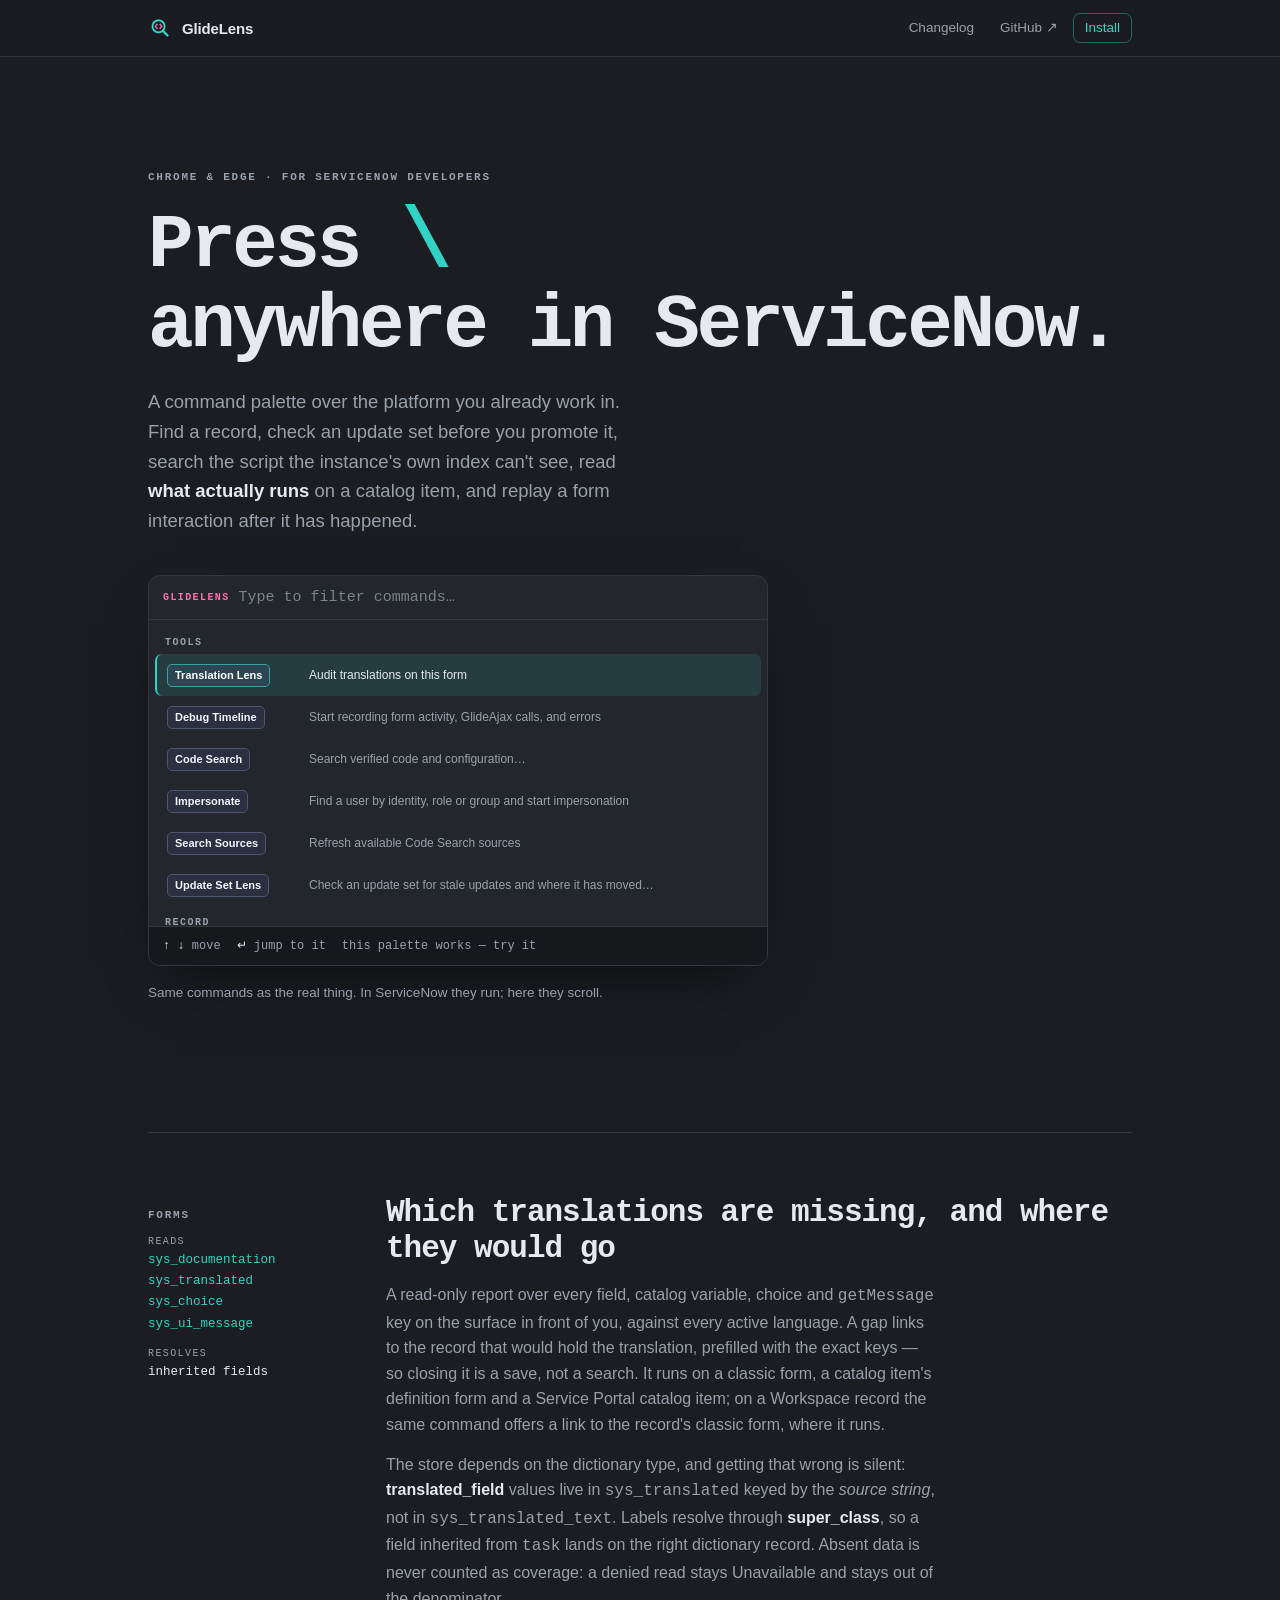
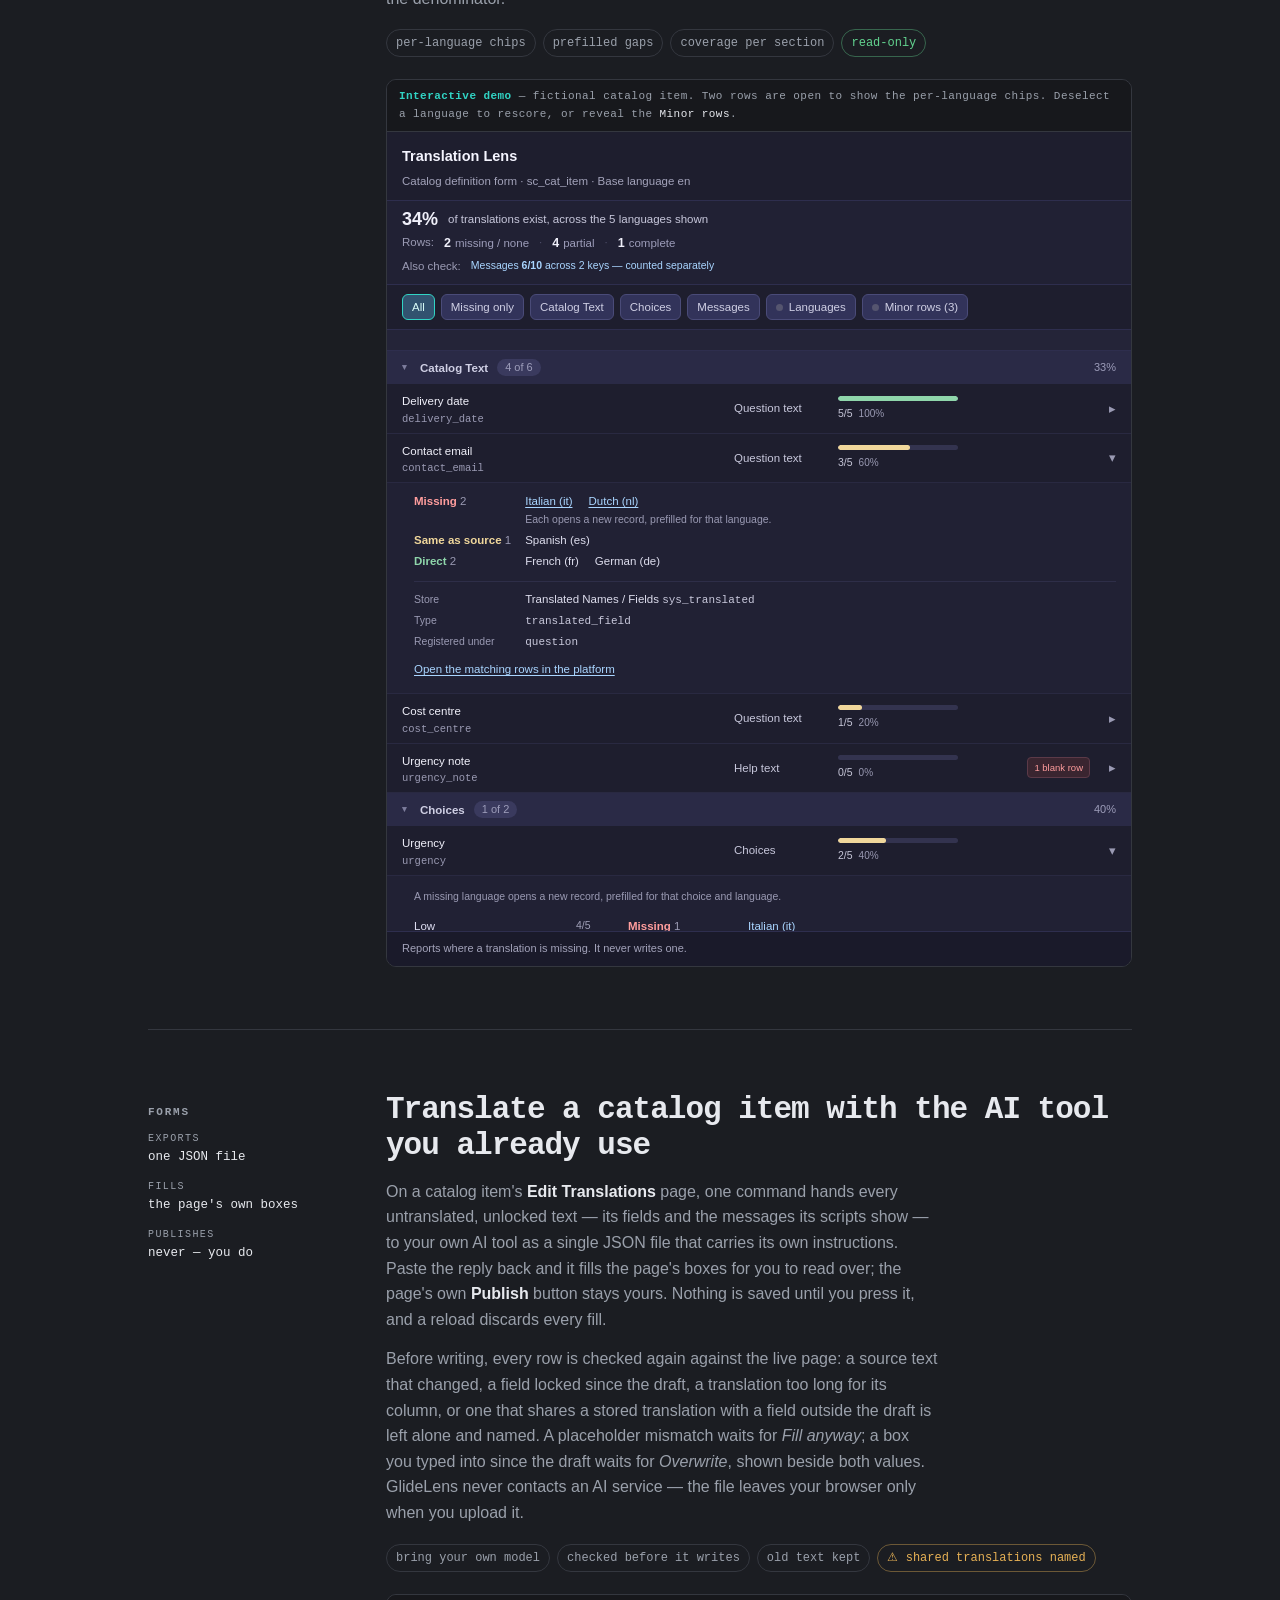
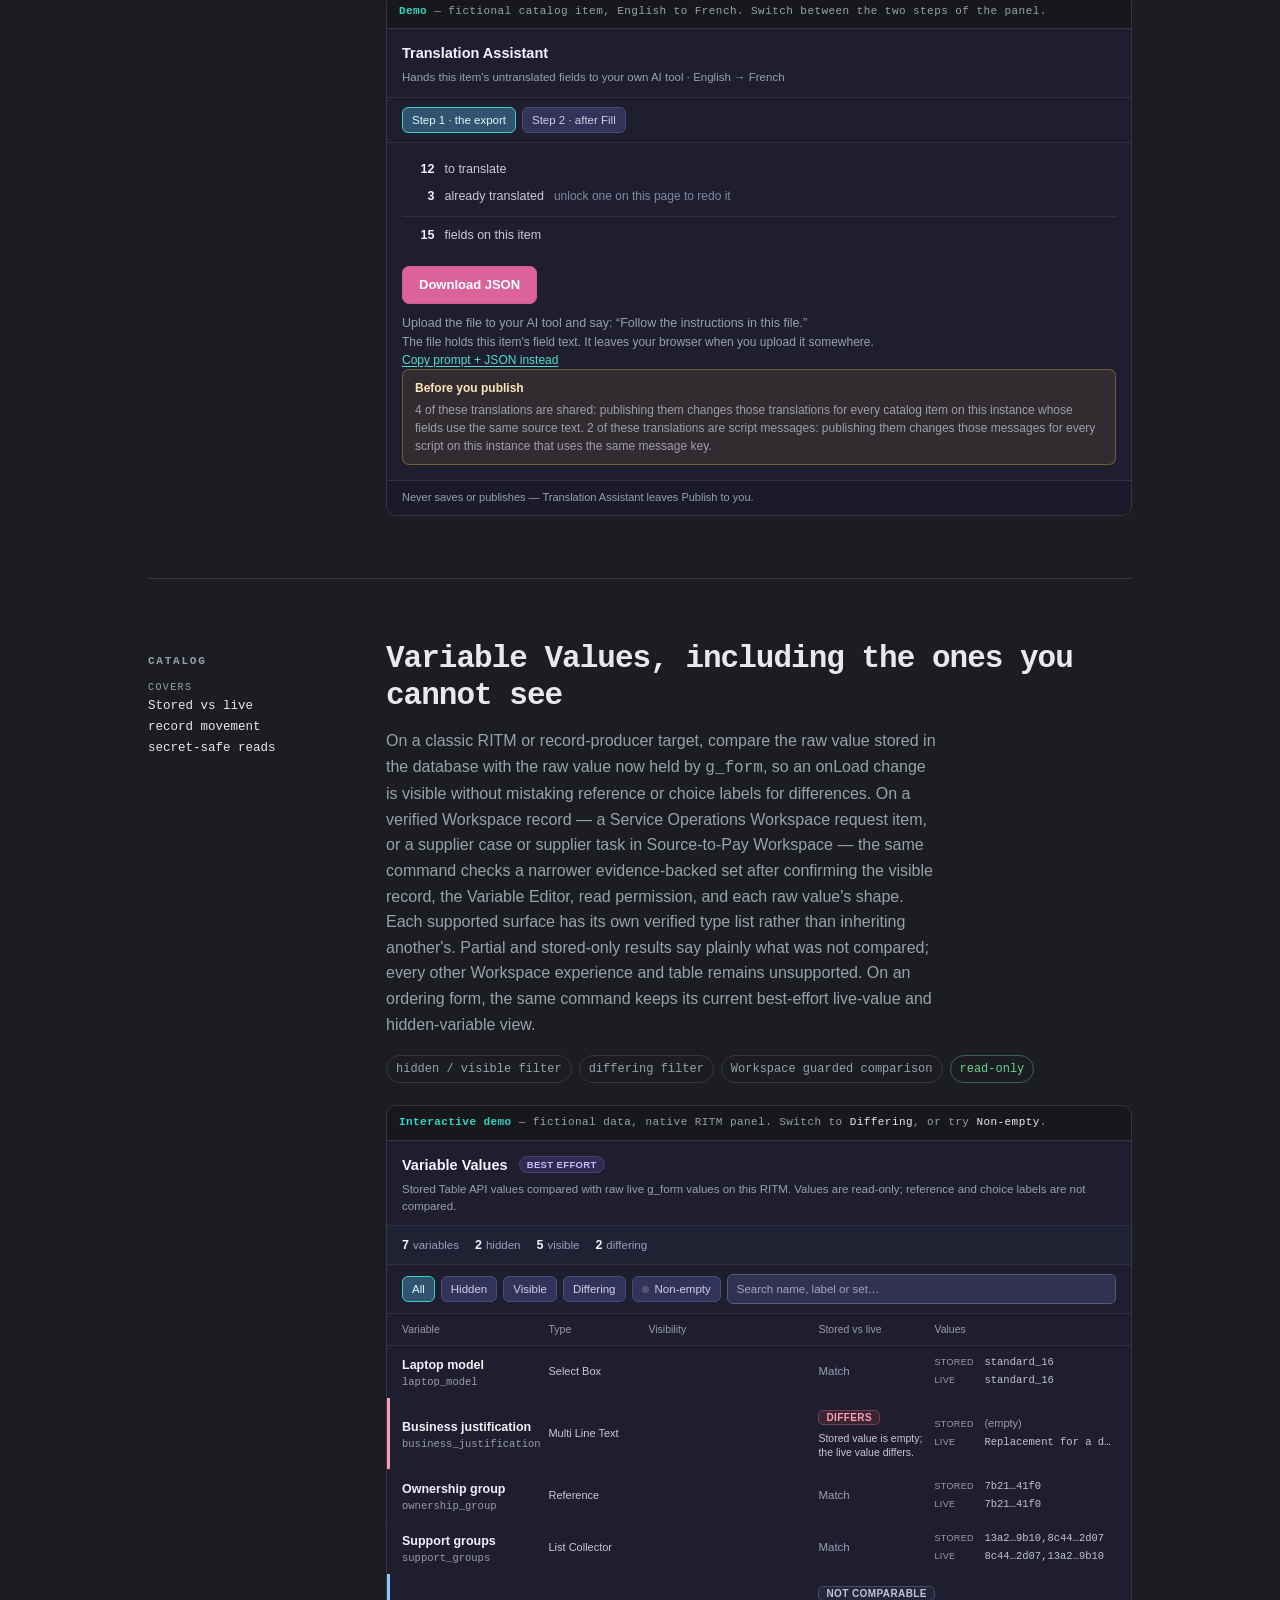
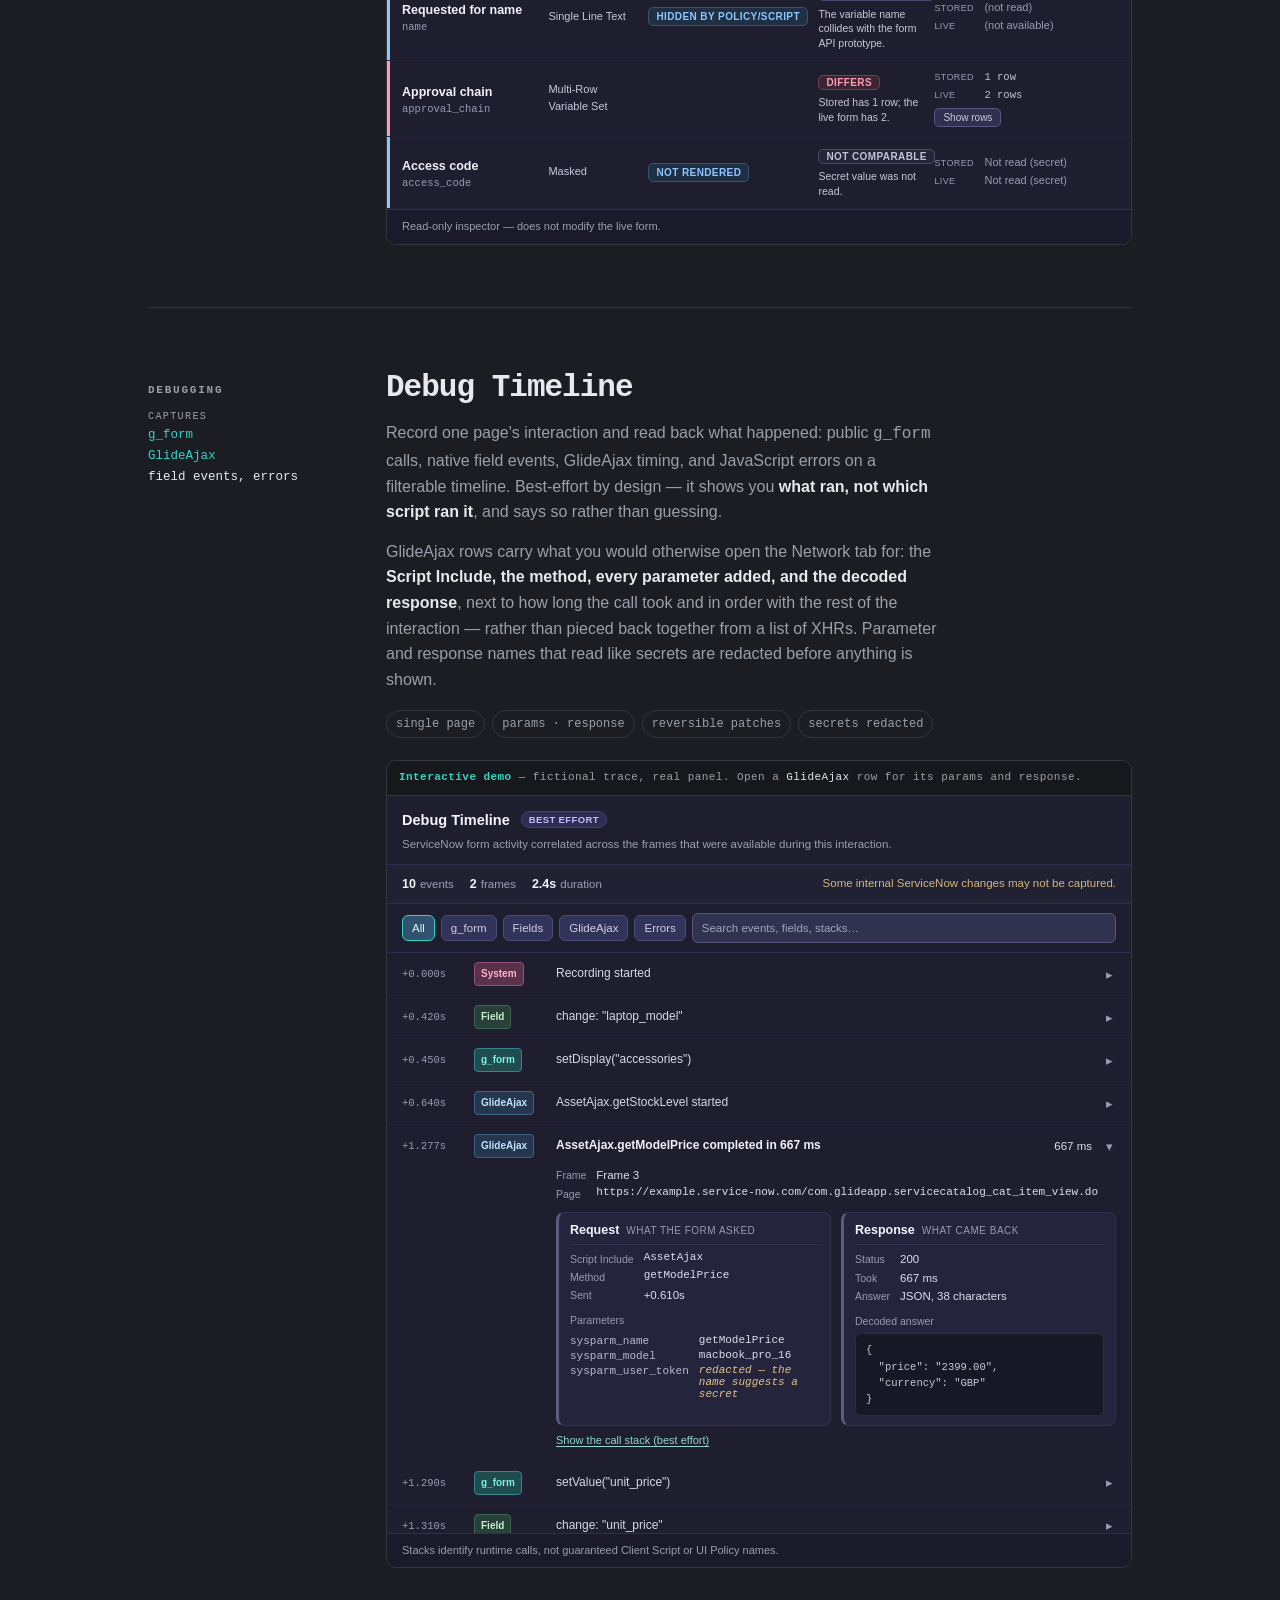
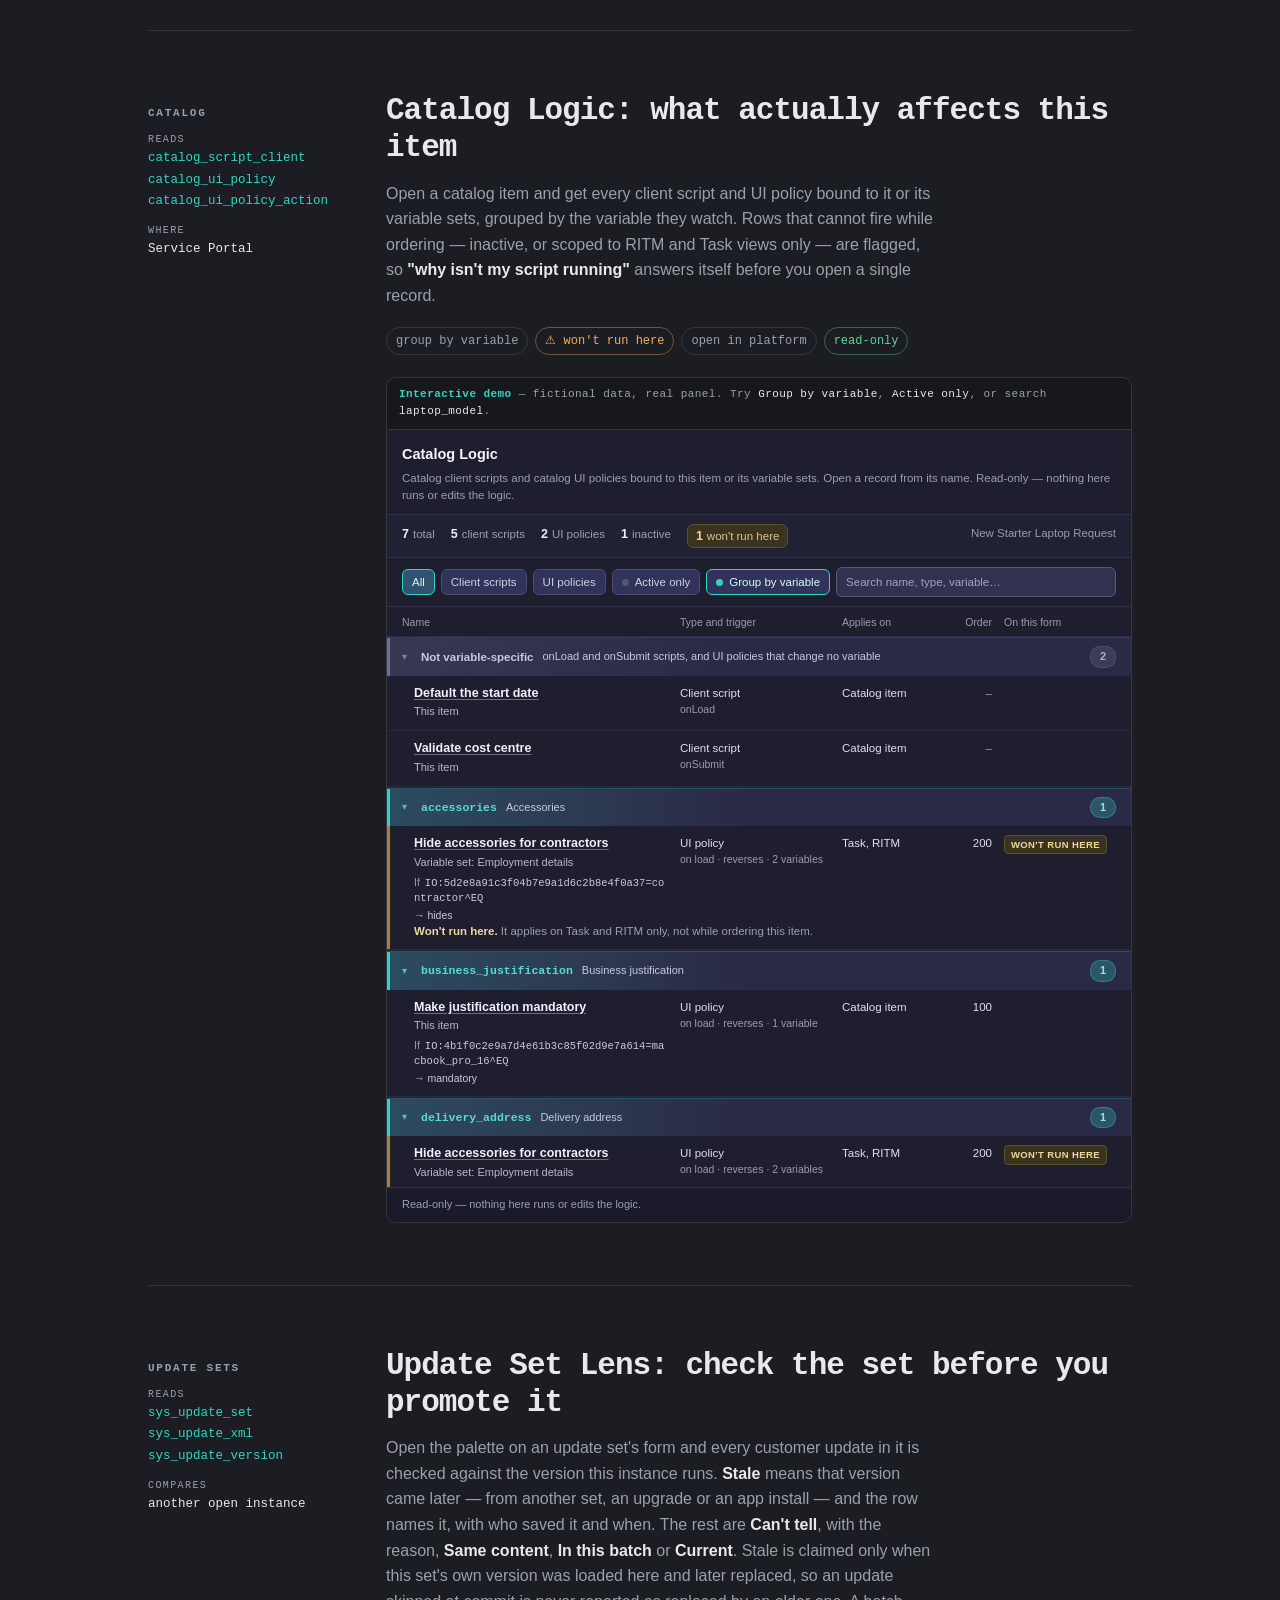
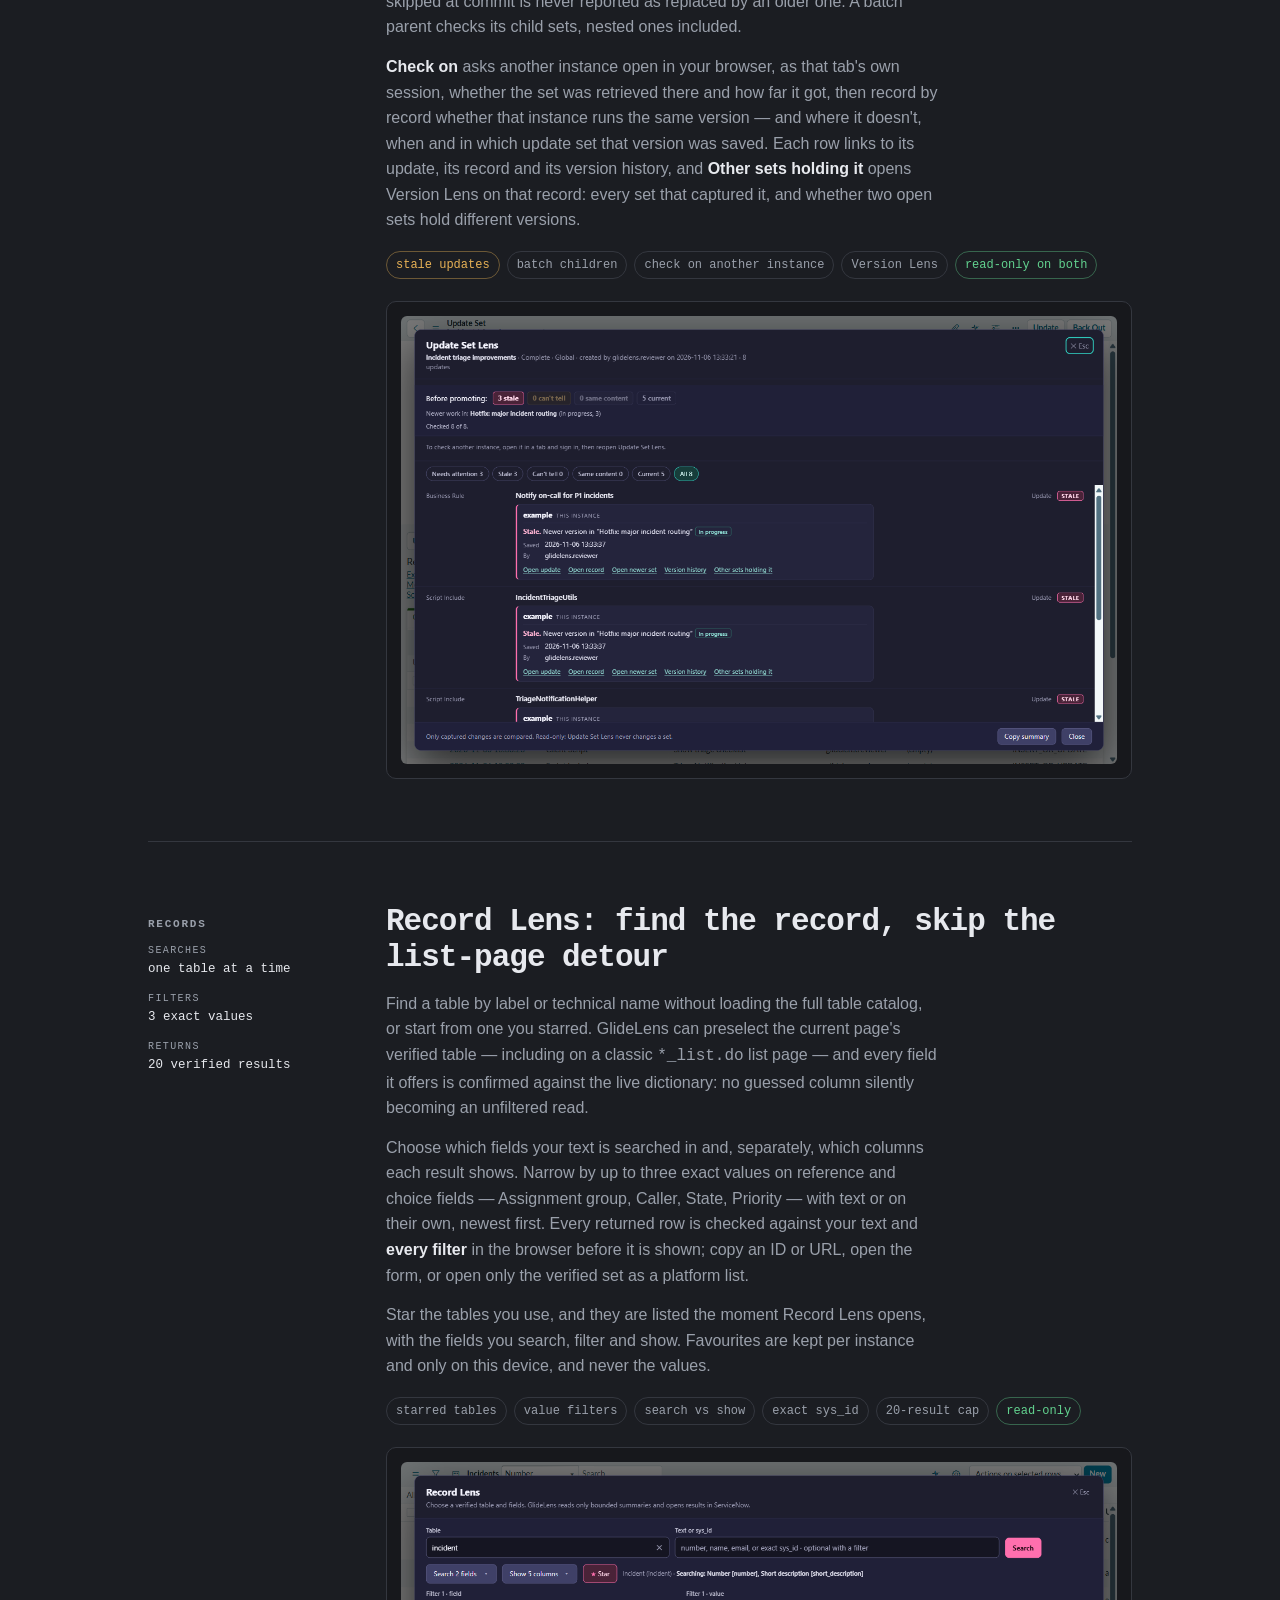
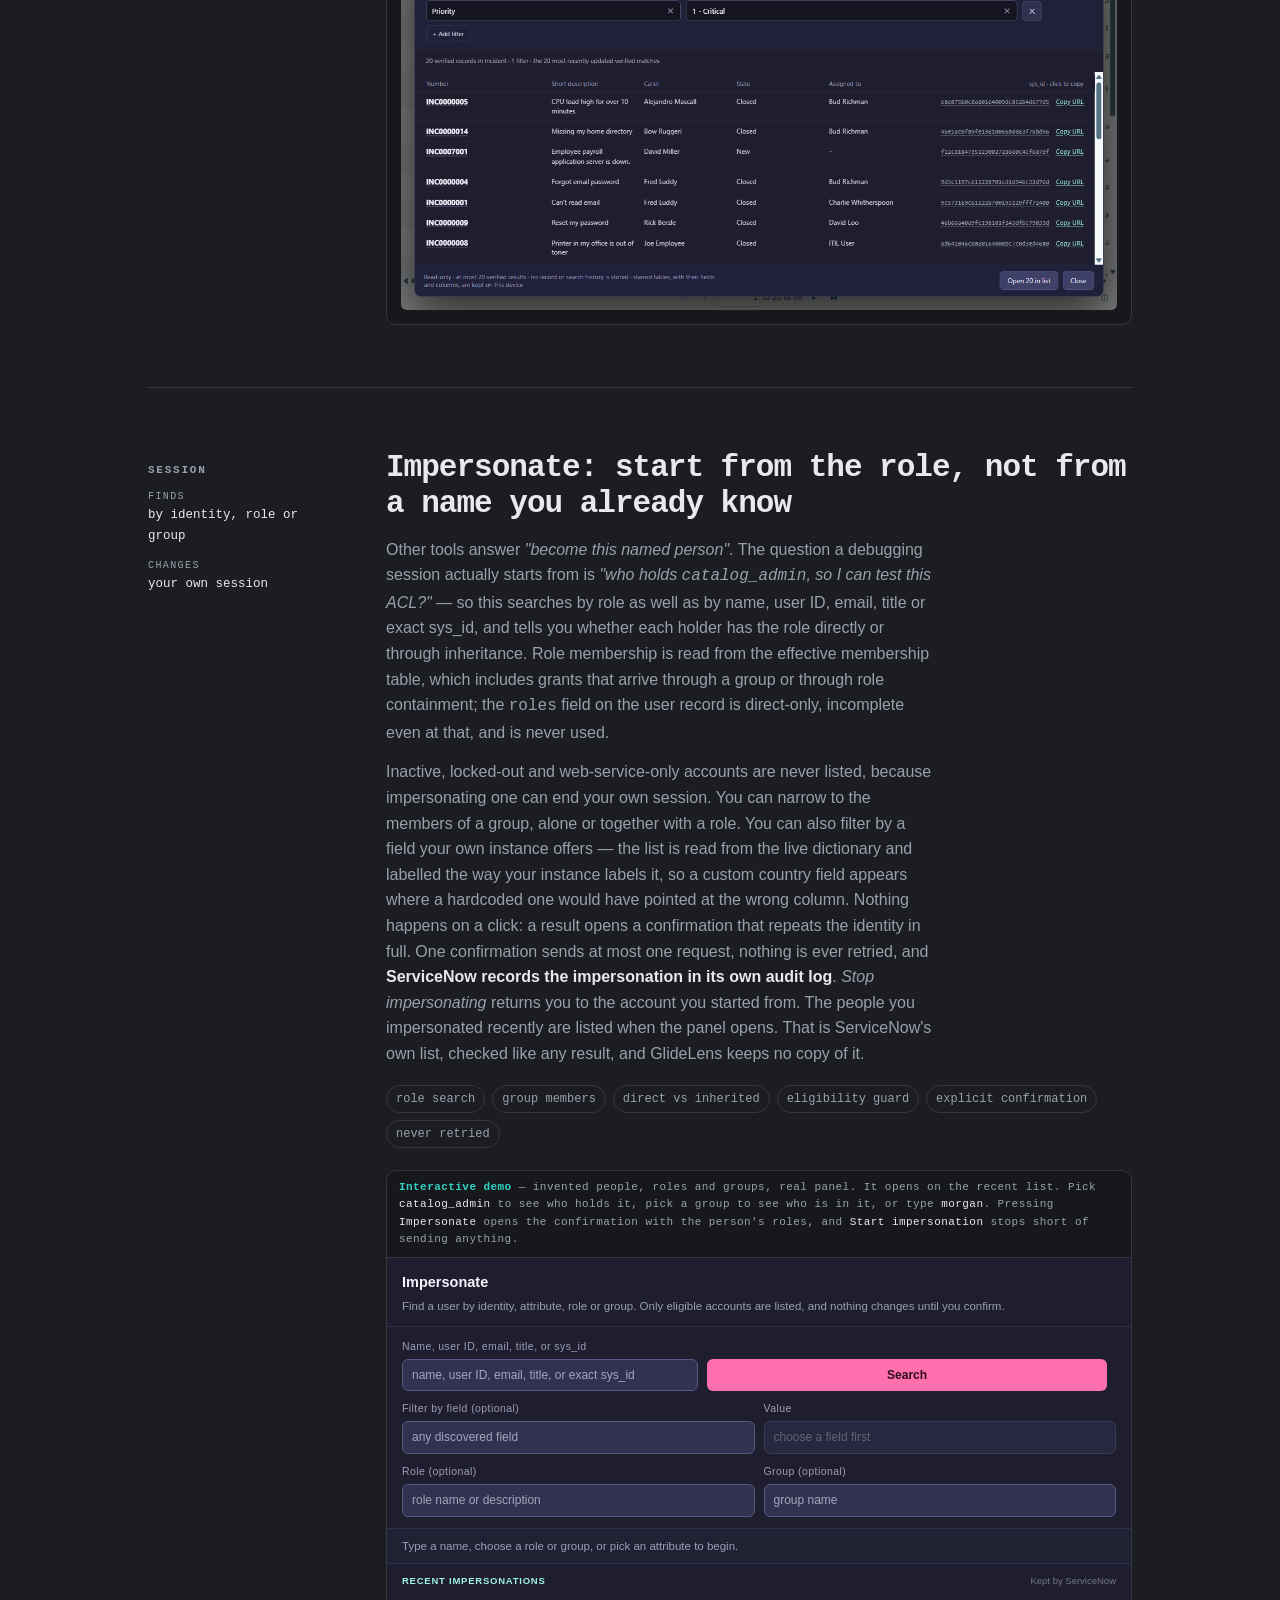
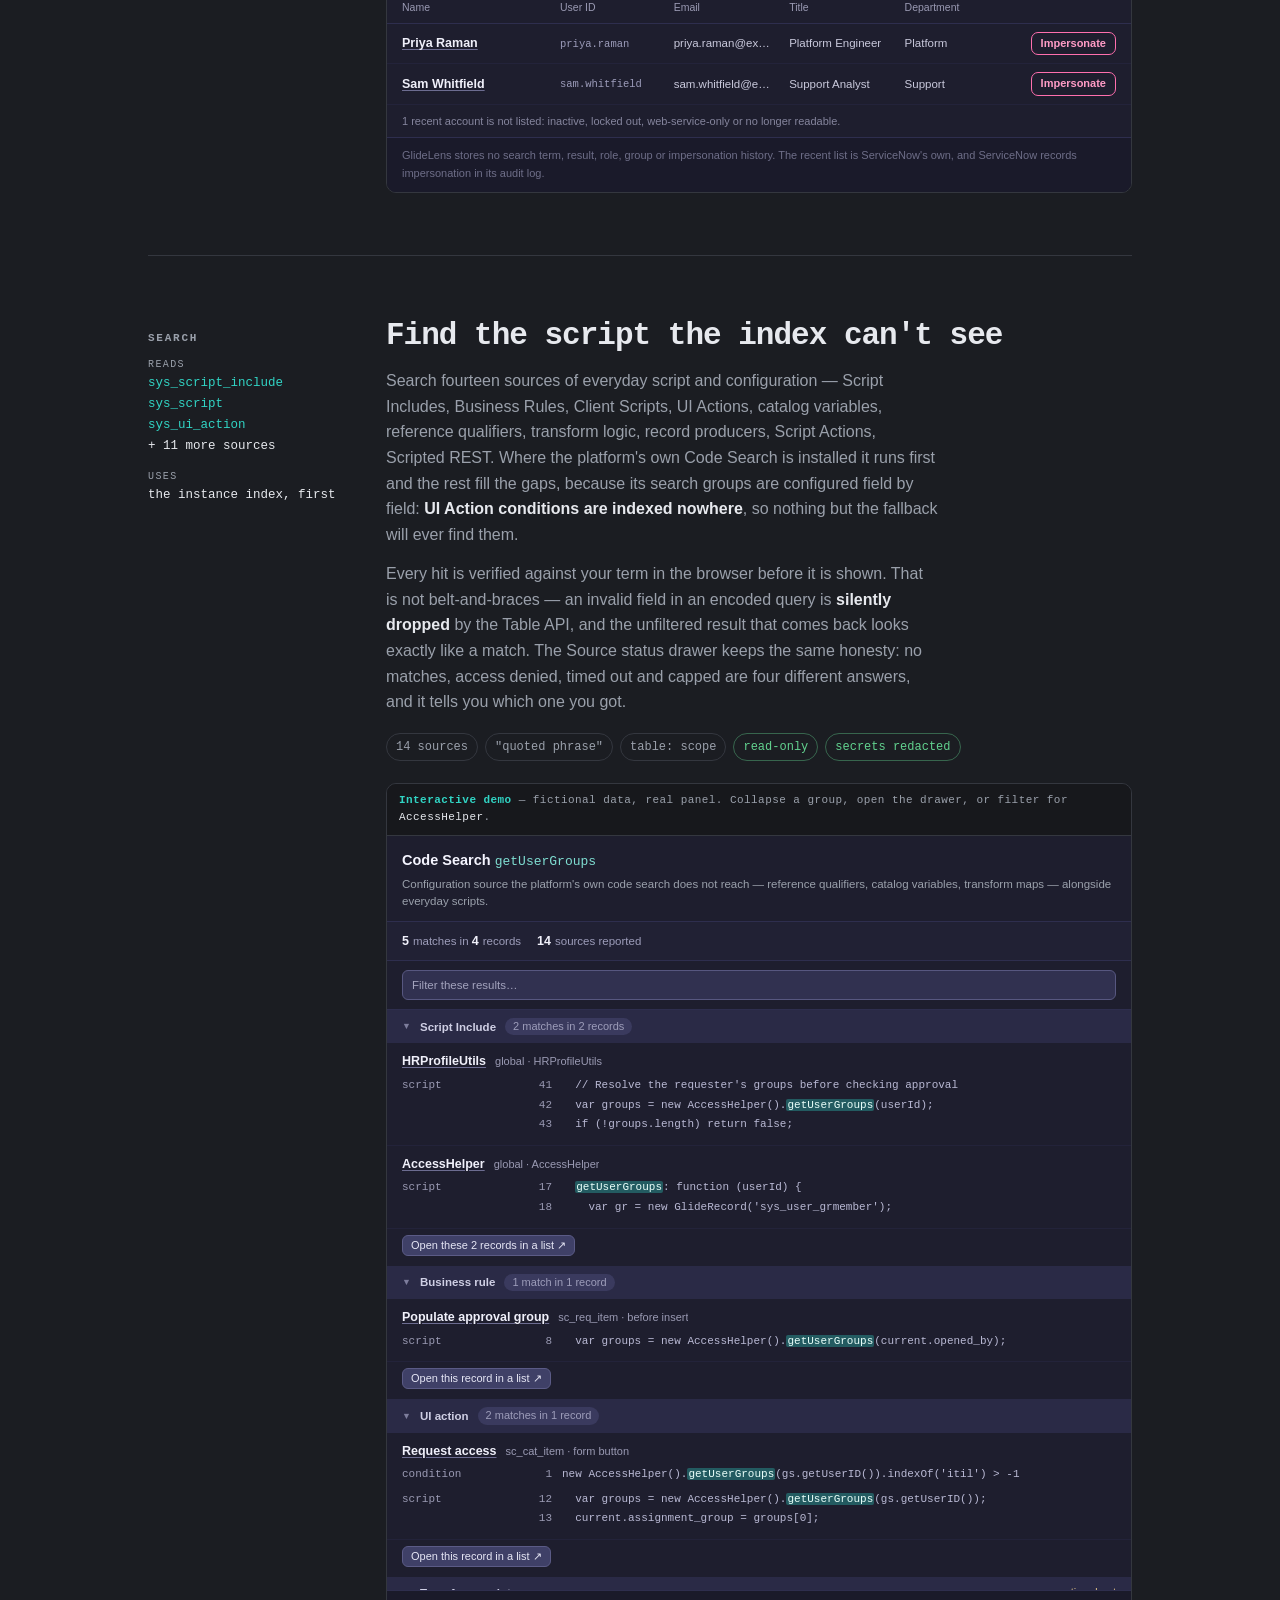
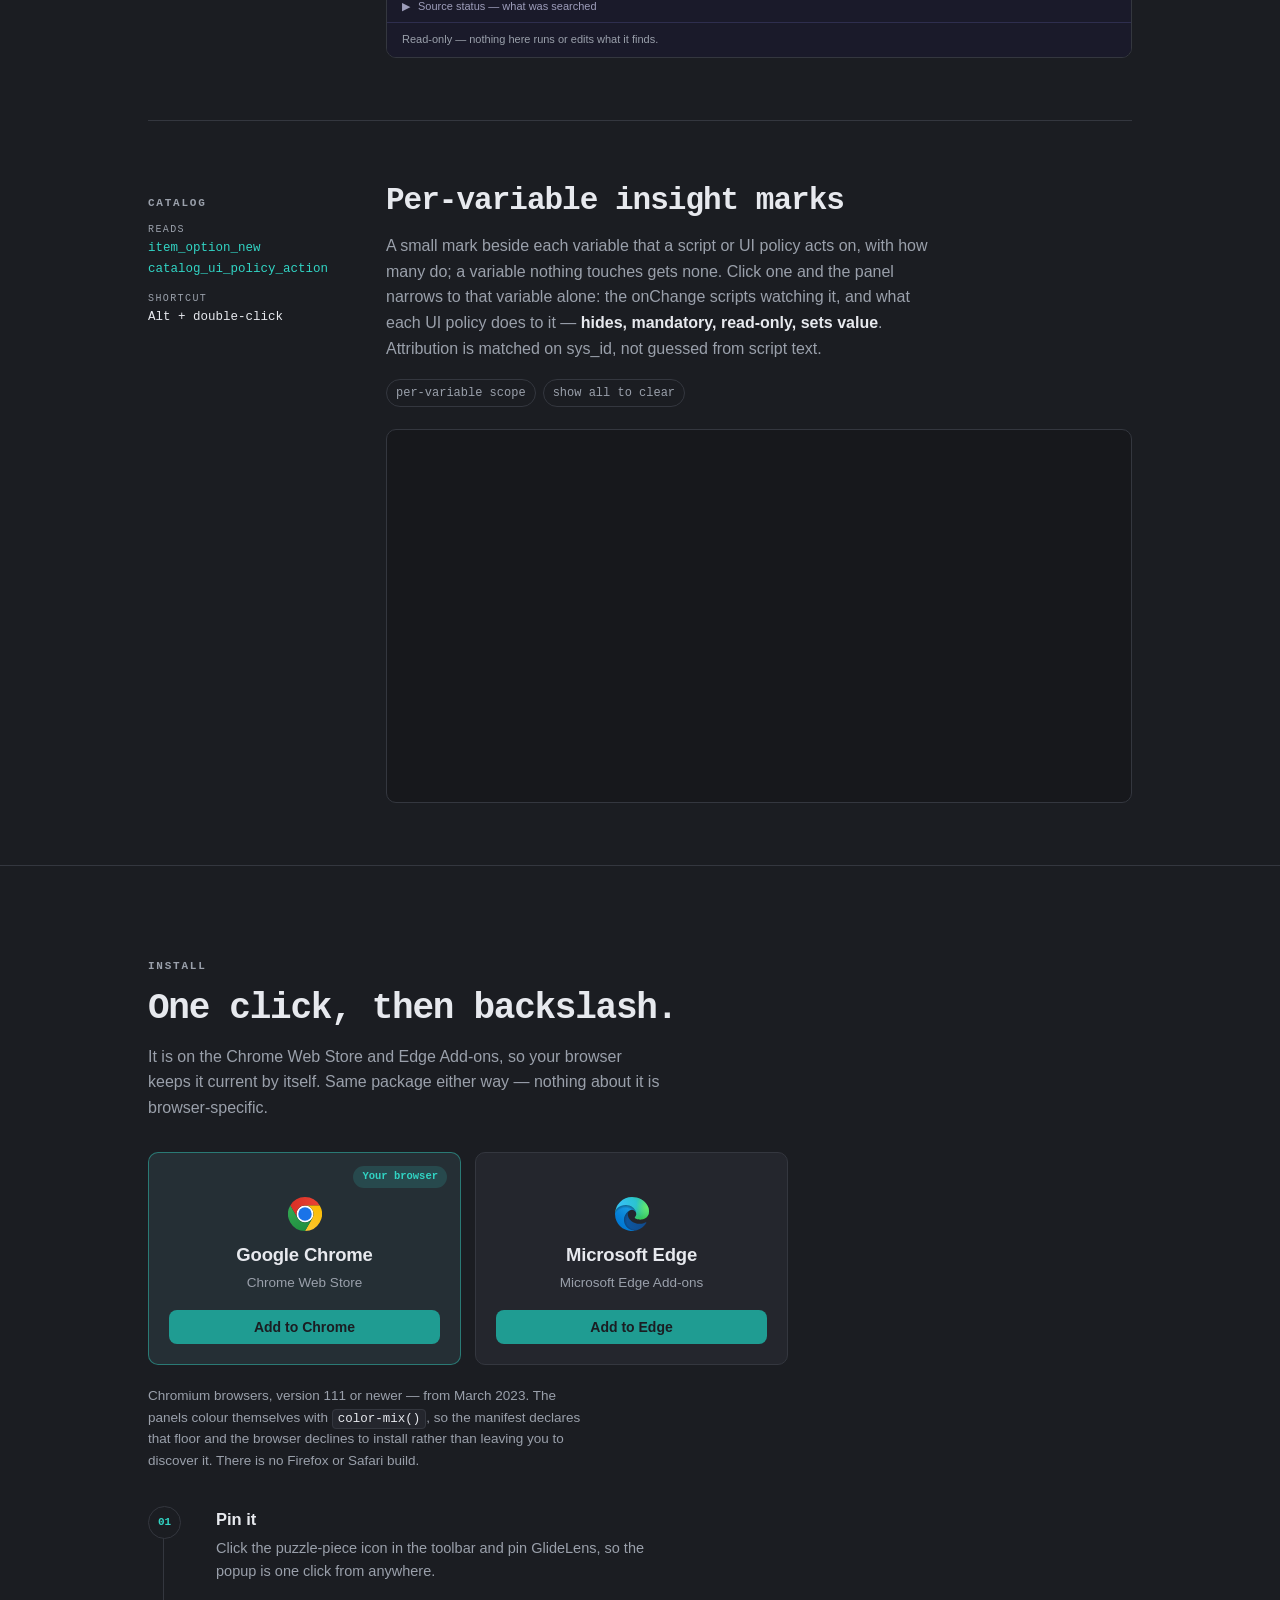
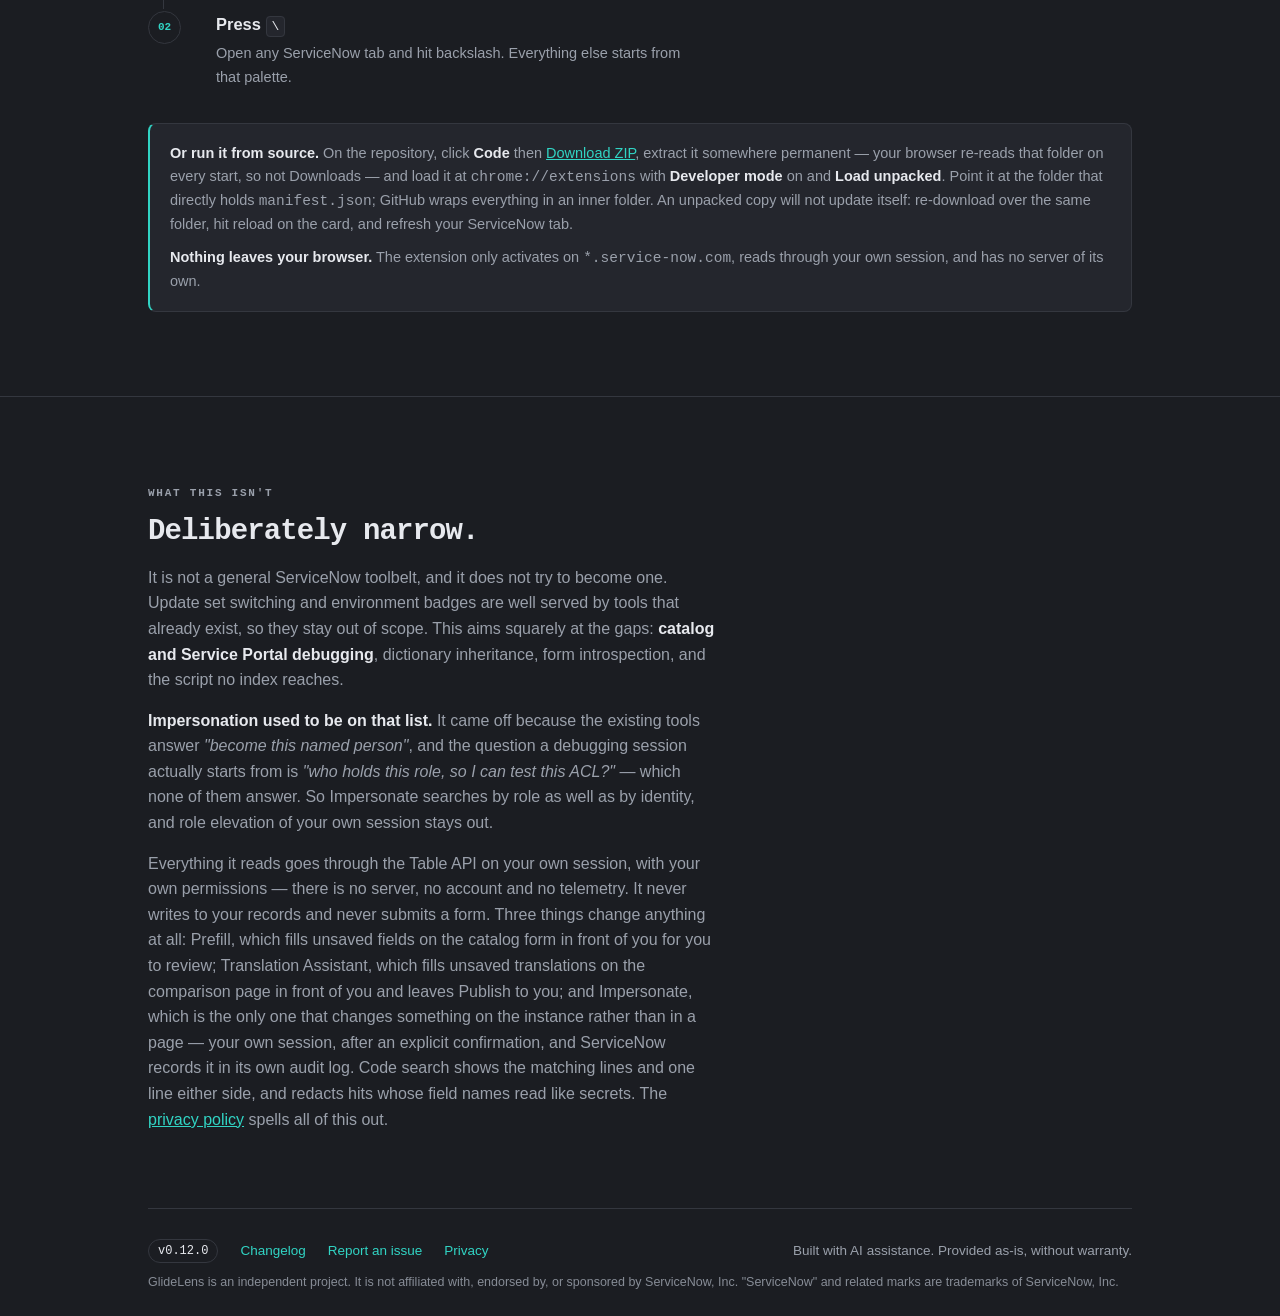
<file: docs/index.html>
<!doctype html>
<html lang="en">
<head>
<meta charset="utf-8" />
<meta name="viewport" content="width=device-width, initial-scale=1" />
<title>GlideLens — a lens on ServiceNow forms, catalogs and code</title>
<meta name="description" content="A Chrome and Edge extension for ServiceNow developers. Press \ anywhere in the platform for a command palette: safe record search, update set checks before you promote, code search across 14 sources, catalog debugging, a form Debug Timeline, and a translation coverage report." />

<!-- Served from /docs, so the site root is this folder — icons are copied in
     beside this file rather than referenced out of ../icons. -->
<link rel="icon" href="icon32.png" />

<!-- Link previews, for when this gets shared. No og:image yet: the 128px
     extension icon crops badly at 1200×630, so it is better to have none than
     a bad one. Add a proper preview card here when there is one. -->
<meta property="og:type" content="website" />
<meta property="og:site_name" content="GlideLens" />
<meta property="og:title" content="GlideLens — a lens on ServiceNow forms, catalogs and code" />
<meta property="og:description" content="Press \ anywhere in ServiceNow: update set checks before you promote, code search across 14 sources, catalog debugging that tells you what actually runs, a form Debug Timeline, and a translation coverage report." />
<meta property="og:url" content="https://rushipatel92.github.io/GlideLens/" />
<meta name="twitter:card" content="summary" />

<style>
/* ---------------------------------------------------------------------------
   Tokens — lifted verbatim from the extension's popup.css so the page and the
   product read as one thing. Teal is the workhorse, pink is the rare spark.
   --------------------------------------------------------------------------- */
:root {
  --bg:      #1b1d22;
  --surface: #24262d;
  --sunken:  #17181c;
  --line:    #34373f;
  --text:    #e7e9ee;
  --muted:   #9aa0ab;
  --teal:    #31d4c4;
  --teal-d:  #1f9c92;
  --pink:    #ff6fae;
  --ok:      #62d28f;
  --warn:    #e7b155;

  --mono: ui-monospace, "Cascadia Code", "SF Mono", "JetBrains Mono", Menlo, Consolas, monospace;
  --sans: -apple-system, "Segoe UI", Roboto, "Helvetica Neue", sans-serif;

  --gut: clamp(20px, 5vw, 48px);
  /* Wide enough for the longest table name the rail carries
     (catalog_ui_policy_action), which broke mid-word at 172px. */
  --rail: 192px;
}

* { box-sizing: border-box; }

html { scroll-behavior: smooth; scroll-padding-top: 76px; }
@media (prefers-reduced-motion: reduce) { html { scroll-behavior: auto; } }

body {
  margin: 0;
  background: var(--bg);
  color: var(--text);
  font: 16px/1.6 var(--sans);
  -webkit-font-smoothing: antialiased;
}

a { color: var(--teal); }

:focus-visible {
  outline: 2px solid var(--teal);
  outline-offset: 2px;
  border-radius: 3px;
}

.wrap { max-width: 1080px; margin: 0 auto; padding: 0 var(--gut); }

/* Utility label: mono, wide, quiet. Used for eyebrows and rail headings. */
.eyebrow {
  font: 600 11px/1 var(--mono);
  letter-spacing: 0.16em;
  text-transform: uppercase;
  color: var(--muted);
}

/* ---------------------------------------------------------------------------
   Masthead
   --------------------------------------------------------------------------- */
.masthead {
  position: sticky;
  top: 0;
  z-index: 40;
  background: rgba(27, 29, 34, 0.86);
  backdrop-filter: blur(10px);
  border-bottom: 1px solid var(--line);
}
.masthead-in {
  display: flex;
  align-items: center;
  gap: 10px;
  height: 56px;
  max-width: 1080px;
  margin: 0 auto;
  padding: 0 var(--gut);
}
.mark {
  display: block;
  width: 24px; height: 24px;
  border-radius: 6px;
}
.wordmark { font: 700 15px/1 var(--sans); letter-spacing: -0.01em; }
.masthead-links { margin-left: auto; display: flex; align-items: center; gap: 4px; }
.masthead-links a {
  padding: 7px 11px;
  border-radius: 7px;
  font: 500 13.5px/1 var(--sans);
  color: var(--muted);
  text-decoration: none;
}
.masthead-links a:hover { color: var(--text); background: var(--surface); }
.masthead-links a.is-primary {
  color: var(--teal);
  border: 1px solid color-mix(in srgb, var(--teal) 40%, transparent);
}
.masthead-links a.is-primary:hover {
  background: color-mix(in srgb, var(--teal) 12%, transparent);
  color: var(--teal);
}

/* ---------------------------------------------------------------------------
   Hero — the thesis is the palette itself, so it gets the room.
   --------------------------------------------------------------------------- */
.hero { padding: clamp(56px, 9vw, 104px) 0 clamp(40px, 6vw, 72px); }

.hero h1 {
  margin: 18px 0 0;
  font: 700 clamp(38px, 7.2vw, 76px)/1.02 var(--mono);
  letter-spacing: -0.045em;
}
.hero h1 .key {
  color: var(--teal);
  /* The backslash is the product's front door; give it presence, not decoration. */
  font-size: 1.12em;
}
.hero-sub {
  max-width: 46ch;
  margin: 22px 0 0;
  color: var(--muted);
  font-size: clamp(16px, 1.7vw, 18.5px);
}
.hero-sub strong { color: var(--text); font-weight: 600; }

/* ---------------------------------------------------------------------------
   Signature: a working command palette. Type to filter, arrows to move,
   Enter to jump to that feature. It is the demo and the site nav at once.
   --------------------------------------------------------------------------- */
.palette {
  margin: 40px 0 0;
  max-width: 620px;
  background: var(--surface);
  border: 1px solid var(--line);
  border-radius: 12px;
  box-shadow: 0 24px 60px -28px rgba(0, 0, 0, 0.85);
  overflow: hidden;
}
.palette-top {
  display: flex;
  align-items: center;
  gap: 9px;
  padding: 11px 14px;
  border-bottom: 1px solid var(--line);
}
.palette-kicker { font: 700 10px/1 var(--mono); letter-spacing: 0.14em; color: var(--pink); }
.palette-input {
  flex: 1;
  min-width: 0;
  padding: 0;
  border: 0;
  background: transparent;
  color: var(--text);
  font: 400 15px/1.4 var(--mono);
  caret-color: var(--teal);
}
.palette-input::placeholder { color: var(--muted); opacity: 0.75; }
.palette-input:focus { outline: none; }

.palette-list { max-height: 306px; overflow-y: auto; padding: 6px; margin: 0; list-style: none; }
.palette-group {
  padding: 12px 10px 6px;
  font: 600 10px/1 var(--mono);
  letter-spacing: 0.15em;
  text-transform: uppercase;
  color: var(--muted);
}
/* Two columns — a compact label pill and its action description — mirroring
   .cmd-label / .cmd-description in content.js. Rows keep a fixed height so the
   active row's second description line cannot make the list jump. */
.palette-row {
  display: grid;
  grid-template-columns: minmax(94px, 132px) minmax(0, 1fr) auto;
  align-items: center;
  gap: 10px;
  height: 42px;
  padding: 4px 10px;
  border-radius: 7px;
  border-left: 2px solid transparent;
  cursor: pointer;
  font-size: 14.5px;
}
.palette-row .cmd-name {
  justify-self: start;
  width: max-content;
  max-width: 100%;
  min-width: 0;
  padding: 3px 7px;
  border: 1px solid #4d5570;
  border-radius: 5px;
  background: #2b3041;
  color: #f2f5ff;
  font-size: 11px;
  font-weight: 700;
  line-height: 15px;
  white-space: nowrap;
  overflow: hidden;
  text-overflow: ellipsis;
}
.palette-row .cmd-desc {
  min-width: 0;
  color: var(--muted);
  font-size: 12px;
  line-height: 15px;
  white-space: nowrap;
  overflow: hidden;
  text-overflow: ellipsis;
}
.palette-row .cmd-key {
  font: 500 11.5px/1 var(--mono);
  color: var(--muted);
  padding: 4px 7px;
  border: 1px solid var(--line);
  border-radius: 5px;
  white-space: nowrap;
}
.palette-row.is-active {
  background: color-mix(in srgb, var(--teal) 13%, transparent);
  border-left-color: var(--teal);
}
.palette-row.is-active .cmd-name {
  border-color: color-mix(in srgb, var(--teal) 58%, #4d5570);
  background: color-mix(in srgb, var(--teal) 13%, #2b3041);
  color: #fff;
}
.palette-row.is-active .cmd-desc {
  display: -webkit-box;
  -webkit-box-orient: vertical;
  -webkit-line-clamp: 2;
  white-space: normal;
  overflow: hidden;
  color: var(--text);
}
.palette-row.is-active .cmd-key { color: var(--teal); border-color: color-mix(in srgb, var(--teal) 45%, transparent); }
.palette-empty { padding: 26px 12px; text-align: center; color: var(--muted); font-size: 14px; }

.palette-foot {
  display: flex;
  flex-wrap: wrap;
  gap: 4px 16px;
  padding: 10px 14px;
  border-top: 1px solid var(--line);
  background: var(--sunken);
  font: 400 12px/1.5 var(--mono);
  color: var(--muted);
}
.palette-foot kbd {
  font: inherit;
  color: var(--text);
}

.hero-note {
  margin: 16px 0 0;
  font-size: 13.5px;
  color: var(--muted);
}

/* ---------------------------------------------------------------------------
   Features — the left rail carries the ServiceNow tables each feature reads.
   A ServiceNow developer reads `catalog_ui_policy_action` and already knows
   what the feature does, so the rail is information rather than ornament.
   --------------------------------------------------------------------------- */
.features { padding: clamp(28px, 5vw, 56px) 0 0; }

.feature {
  display: grid;
  grid-template-columns: var(--rail) minmax(0, 1fr);
  gap: clamp(20px, 4vw, 46px);
  padding: clamp(38px, 5vw, 62px) 0;
  border-top: 1px solid var(--line);
}
.feature-rail { padding-top: 4px; }
.feature-rail dl { margin: 12px 0 0; font: 400 12.5px/1.7 var(--mono); }
.feature-rail dt {
  margin-top: 10px;
  font-size: 10px;
  letter-spacing: 0.14em;
  text-transform: uppercase;
  color: var(--muted);
}
.feature-rail dd { margin: 0; color: var(--teal); word-break: break-word; }
.feature-rail dd.plain { color: var(--text); }

.feature-body h2 {
  margin: 0;
  font: 700 clamp(24px, 3vw, 31px)/1.18 var(--mono);
  letter-spacing: -0.032em;
}
.feature-body p { margin: 14px 0 0; color: var(--muted); max-width: 62ch; }
.feature-body p strong { color: var(--text); font-weight: 600; }

.tags { display: flex; flex-wrap: wrap; gap: 7px; margin: 18px 0 0; }
.tag {
  padding: 4px 9px;
  border: 1px solid var(--line);
  border-radius: 20px;
  font: 500 12px/1.5 var(--mono);
  color: var(--muted);
}
.tag.is-warn { color: var(--warn); border-color: color-mix(in srgb, var(--warn) 40%, transparent); }
.tag.is-ok { color: var(--ok); border-color: color-mix(in srgb, var(--ok) 40%, transparent); }

/* Media slot. The bare .shot is dashed on purpose: an empty one reads as
   "nothing here yet", so a new section can be laid out before its media
   exists. Anything actually filled says so — .is-live for the recreated
   panels, .is-media for a real <video> or <img> — and turns the border solid.
   Screenshots of ServiceNow are light-on-white against a dark page, so
   .is-shot insets them: edge-to-edge white reads as a hole punched in the
   layout rather than as a framed screenshot. */
.shot {
  margin: 22px 0 0;
  border: 1px dashed var(--line);
  border-radius: 10px;
  background: var(--sunken);
  overflow: hidden;
}
.shot.is-media { border-style: solid; }
.shot.is-media.is-shot { padding: 14px; }
.shot video, .shot img { display: block; width: 100%; height: auto; }
.shot.is-shot img { border-radius: 6px; }

/* ---------------------------------------------------------------------------
   Install — numbered because it genuinely is a sequence; the order matters.
   --------------------------------------------------------------------------- */
.install { padding: clamp(52px, 7vw, 84px) 0; border-top: 1px solid var(--line); }
.install h2 {
  margin: 16px 0 0;
  font: 700 clamp(26px, 3.4vw, 36px)/1.15 var(--mono);
  letter-spacing: -0.035em;
}
.install-lede { margin: 14px 0 0; color: var(--muted); max-width: 58ch; }

/* ---------------------------------------------------------------------------
   Store cards. Two, not the four a browser grid usually has: GlideLens is
   Chromium-only, and a card for a browser it cannot run in is an invitation
   to a one-star review. No browser logos either — simple-icons dropped
   Microsoft's marks, so an accurate Chrome logo beside an improvised Edge one
   would look worse than neither.

   The "Your browser" pill is added by script. With JS off both cards read
   equally, which is a correct page rather than a broken one.
   --------------------------------------------------------------------------- */
.stores {
  display: grid;
  grid-template-columns: repeat(auto-fit, minmax(238px, 1fr));
  gap: 14px;
  margin: 32px 0 0;
  max-width: 640px;
}
.store-card {
  position: relative;
  /* The top padding is a reserved band for the pill, kept on every card so a
     marked one does not sit lower than its neighbour. */
  padding: 44px 20px 20px;
  background: var(--surface);
  border: 1px solid var(--line);
  border-radius: 10px;
  text-align: center;
}
.store-card.is-yours {
  border-color: color-mix(in srgb, var(--teal) 45%, transparent);
  background: color-mix(in srgb, var(--teal) 5%, var(--surface));
}
.store-you {
  position: absolute;
  top: 13px; right: 13px;
  padding: 3px 9px;
  border-radius: 999px;
  background: color-mix(in srgb, var(--teal) 16%, transparent);
  color: var(--teal);
  font: 600 10.5px/1.45 var(--mono);
}
/* Inlined rather than linked: the marks are small, and a store card that
   renders before its logo arrives looks broken. Their gradient ids are
   prefixed glc-/gle- because both files shipped id="a".."c" and the second
   inlined copy would otherwise paint with the first one's gradients. */
.store-logo { display: block; width: 34px; height: 34px; margin: 0 auto 13px; }

.store-name {
  margin: 0;
  font: 700 18.5px/1.2 var(--sans);
  letter-spacing: -0.01em;
}
.store-where { margin: 5px 0 0; color: var(--muted); font-size: 13.5px; }
.store-go {
  display: block;
  margin: 17px 0 0;
  padding: 10px 14px;
  border-radius: 8px;
  background: var(--teal-d);
  color: var(--bg);
  text-align: center;
  text-decoration: none;
  font: 600 14px/1 var(--sans);
}
.store-go:hover { background: var(--teal); }
.store-note { margin: 20px 0 0; color: var(--muted); font-size: 13.5px; max-width: 58ch; }
.store-note code {
  font: 500 12.5px/1 var(--mono);
  color: var(--text);
  background: var(--surface);
  border: 1px solid var(--line);
  border-radius: 4px;
  padding: 2px 5px;
}

.steps { counter-reset: step; list-style: none; margin: 36px 0 0; padding: 0; }
.steps li {
  counter-increment: step;
  position: relative;
  padding: 0 0 26px 52px;
  border-left: 1px solid var(--line);
  margin-left: 15px;
}
.steps li:last-child { border-left-color: transparent; padding-bottom: 0; }
.steps li::before {
  content: counter(step, decimal-leading-zero);
  position: absolute;
  left: -16px;
  top: -2px;
  display: grid;
  place-items: center;
  width: 31px; height: 31px;
  border-radius: 50%;
  background: var(--bg);
  border: 1px solid var(--line);
  font: 600 11px/1 var(--mono);
  color: var(--teal);
}
.steps h3 { margin: 4px 0 0; font: 600 16.5px/1.35 var(--sans); }
.steps p { margin: 7px 0 0; color: var(--muted); font-size: 14.5px; max-width: 58ch; }
.steps code {
  font: 500 13px/1 var(--mono);
  color: var(--text);
  background: var(--surface);
  border: 1px solid var(--line);
  border-radius: 4px;
  padding: 2px 5px;
}

.callout {
  margin: 34px 0 0;
  padding: 18px 20px;
  background: var(--surface);
  border: 1px solid var(--line);
  border-left: 2px solid var(--teal);
  border-radius: 8px;
}
.callout p { margin: 0; font-size: 14.5px; color: var(--muted); }
.callout p + p { margin-top: 9px; }
.callout strong { color: var(--text); font-weight: 600; }

/* ---------------------------------------------------------------------------
   Scope — saying plainly what this is not is worth more than another feature.
   --------------------------------------------------------------------------- */
.scope { padding: clamp(48px, 6vw, 76px) 0; border-top: 1px solid var(--line); }
.scope h2 {
  margin: 16px 0 0;
  font: 700 clamp(22px, 2.8vw, 29px)/1.2 var(--mono);
  letter-spacing: -0.03em;
}
.scope p { margin: 15px 0 0; color: var(--muted); max-width: 64ch; }
.scope p strong { color: var(--text); font-weight: 600; }

/* --------------------------------------------------------------------------- */
.colophon {
  padding: 30px 0 44px;
  border-top: 1px solid var(--line);
  display: flex;
  flex-wrap: wrap;
  gap: 10px 22px;
  align-items: center;
  font-size: 13.5px;
  color: var(--muted);
}
.colophon a { text-decoration: none; }
.colophon a:hover { text-decoration: underline; }
.colophon .ver {
  font: 500 12px/1 var(--mono);
  padding: 5px 9px;
  border: 1px solid var(--line);
  border-radius: 20px;
  color: var(--text);
}
.colophon .spacer { margin-left: auto; }
/* Full-width row of its own beneath the links: a trademark line reads as legal
   boilerplate, not as another footer link. */
.colophon .disclaimer {
  width: 100%;
  margin: 0;
  font-size: 12.5px;
  line-height: 1.55;
  color: var(--muted);
  opacity: 0.85;
}

/* ---------------------------------------------------------------------------
   Live demos. These recreate the extension's OWN panels — the markup and the
   colours come from code_search_ui.js and catalog_insight_ui.js, so this is the
   same design system rather than an impression of it.

   Every class here is dm- prefixed on purpose: the page already owns .row,
   .tag, .count and .search, and an unprefixed demo would inherit them.

   The data is fictional. If a panel changes, change the demo — a demo that
   lies is worse than no demo.
   --------------------------------------------------------------------------- */
.shot.is-live { border-style: solid; background: transparent; }

/* .feature-body p caps prose at 62ch and adds a top margin. The demo panels
   contain <p> too, and they are UI rather than prose — they must fill the
   panel, so opt them out rather than fight it per-element. */
.feature-body .shot p { max-width: none; margin: 0; }
.feature-body .shot p.dm-sub { margin-top: 4px; }

/* Deliberately not flex: the caption is a sentence with inline emphasis, and
   flex would make every text fragment its own item and space them apart. */
.dm-cap {
  margin: 0;
  padding: 8px 12px;
  border-bottom: 1px solid var(--line);
  background: var(--sunken);
  font: 500 11px/1.6 var(--mono);
  letter-spacing: 0.04em;
  color: var(--muted);
}
.dm-cap b { color: var(--teal); font-weight: 600; }
.dm-cap em { color: var(--text); font-style: normal; }

/* The panel shell, lifted from the extension's own overlay. */
.dm {
  background: #1e1e2e;
  color: #dedeee;
  font-size: 13px;
  --teal: #31d4c4;
}
/* Read by assistive technology, not drawn: the panels' own sr-only. */
.dm-sr {
  position: absolute; width: 1px; height: 1px; padding: 0; margin: -1px;
  overflow: hidden; clip: rect(0, 0, 0, 0); white-space: nowrap; border: 0;
}
.dm-head { padding: 13px 15px 11px; border-bottom: 1px solid #2e2e4e; }
.dm-title { margin: 0; font-size: 14.5px; font-weight: 650; color: #f5f5ff; }
.dm-title span { font: 13px var(--mono); color: #7fded2; }
.dm-sub { font-size: 11.5px; line-height: 1.45; color: #85859f; }

.dm-sum {
  display: flex;
  flex-wrap: wrap;
  gap: 6px 16px;
  padding: 9px 15px;
  border-bottom: 1px solid #2e2e4e;
  background: #212134;
  font-size: 11.5px;
  color: #9d9dba;
}
.dm-sum strong { color: #f0f0fa; font-size: 12.5px; margin-right: 4px; }
.dm-sum .warn { color: #e0c187; }
.dm-sum .warn strong { color: #f0d79b; }

.dm-ctl {
  display: flex;
  flex-wrap: wrap;
  align-items: center;
  gap: 6px;
  padding: 9px 15px;
  border-bottom: 1px solid #2e2e4e;
}
.dm-btn, .dm-tog {
  display: inline-flex;
  align-items: center;
  gap: 6px;
  padding: 4px 9px;
  border: 1px solid #4a4b78;
  border-radius: 6px;
  background: #32335a;
  color: #cfcfe4;
  font: 500 11.5px/1.4 var(--sans);
  cursor: pointer;
}
.dm-btn:hover, .dm-tog:hover { background: #4a4b78; color: #fff; }
.dm-btn.on {
  background: color-mix(in srgb, var(--teal) 20%, #32335a);
  border-color: var(--teal);
  color: #d8fbf6;
}
.dm-tog .dot { width: 7px; height: 7px; border-radius: 50%; background: #55556f; }
.dm-tog.on .dot { background: var(--teal); }
.dm-tog.on { border-color: var(--teal); color: #d8fbf6; }
.dm-find {
  flex: 1;
  min-width: 130px;
  margin-left: auto;
  padding: 6px 9px;
  border: 1px solid #575780;
  border-radius: 6px;
  background: #313150;
  color: #f0f0fa;
  font: 400 11.5px/1.4 var(--sans);
}
.dm-find:focus { outline: none; border-color: var(--teal); background: #37375a; }
.dm-find::placeholder { color: #a4a4be; }

/* Tall enough that filtering visibly removes rows. At 340px only about three
   rows showed, so a filter that dropped one row below the fold looked like a
   filter that did nothing. */
.dm-rows { max-height: 580px; overflow: auto; }

/* Group header, shared by both demos. */
.dm-grp-head {
  display: flex;
  align-items: center;
  gap: 9px;
  width: 100%;
  padding: 8px 15px;
  border: 0;
  background: #2a2a46;
  color: #cfcfe4;
  font: 600 11.5px/1.4 var(--sans);
  text-align: left;
  cursor: pointer;
}
.dm-grp-head:hover { background: #32325a; }
.dm-grp-head .dm-caret { width: 9px; font-size: 9px; color: #7d7d9c; }
.dm-grp-head .dm-n {
  padding: 1px 8px;
  border-radius: 9px;
  background: #3a3a5e;
  color: #9d9dba;
  font-weight: 500;
  font-size: 11px;
}
.dm-grp-head .dm-st { margin-left: auto; font-weight: 500; font-size: 11px; color: #9d9dba; }
.dm-grp-head .dm-st.warn { color: #e0c187; }

/* --- Translation Assistant: the two steps, drawn as the panel draws them --- */
.dm-ta-body { padding: 13px 15px 15px; font-size: 12.5px; line-height: 1.5; color: #c9c9dc; }
.dm-ta-body[hidden] { display: none; }
.dm-ta-tally { list-style: none; margin: 0 0 4px; padding: 0; }
.dm-ta-tally li { display: flex; align-items: baseline; gap: 10px; padding: 4px 0; }
.dm-ta-tally .n { min-width: 2.6em; text-align: right; font-variant-numeric: tabular-nums; font-weight: 650; color: #f0f0fa; }
.dm-ta-tally .why { color: #85859f; font-size: 12px; }
.dm-ta-tally li.total { border-top: 1px solid #2e2e4e; margin-top: 6px; padding-top: 9px; }
.dm-ta-primary { display: inline-block; margin: 14px 0 10px; padding: 8px 16px; border-radius: 7px; font-size: 13px; font-weight: 650; color: #fff; background: color-mix(in srgb, var(--pink) 82%, #3a2740); border: 1px solid color-mix(in srgb, var(--pink) 70%, #5a3a4c); }
.dm-ta-hint { margin: 0 0 6px; }
.dm-ta-privacy { margin: 0 0 12px; font-size: 12px; color: #85859f; }
.dm-ta-link { color: color-mix(in srgb, var(--teal) 84%, white); text-decoration: underline; text-underline-offset: 2px; font-size: 12px; }
.dm-ta-note { margin: 14px 0 0; padding: 9px 12px; border-radius: 7px; font-size: 12px; line-height: 1.5; color: #f3d9a4; background: rgba(231, 177, 85, 0.10); border: 1px solid rgba(231, 177, 85, 0.35); }
.dm-ta-note.info { color: #bfe9e4; background: rgba(49, 212, 196, 0.08); border-color: rgba(49, 212, 196, 0.30); }
.dm-ta-note b { display: block; margin-bottom: 4px; color: #ffe6b8; font-weight: 650; }
.dm-ta-head { margin: 0 0 6px; color: #f5f5ff; font-size: 14px; font-weight: 650; }
.dm-ta-h3 { font-size: 14px; margin: 14px 0 5px; color: #f0f0fa; font-weight: 650; }
.dm-ta-sub { margin: 0 0 10px; color: #aaaac1; font-size: 12px; }
.dm-ta-list { list-style: none; margin: 6px 0 4px; padding: 0 0 0 12px; border-left: 2px solid #2e2e4e; }
.dm-ta-list li { padding: 10px 0; border-top: 1px solid #29293f; }
.dm-ta-list li:first-child { border-top: 0; padding-top: 2px; }
.dm-ta-list .field { display: block; font-size: 11px; color: #85859f; }
.dm-ta-list .src { display: block; color: #ececf8; font-weight: 650; }
.dm-ta-list .pair { display: grid; grid-template-columns: max-content minmax(0, 1fr); column-gap: 10px; row-gap: 2px; margin: 4px 0 0; font-size: 12px; }
.dm-ta-list .pair dt { color: #85859f; white-space: nowrap; }
.dm-ta-list .pair dd { margin: 0; overflow: hidden; text-overflow: ellipsis; white-space: nowrap; }
.dm-ta-list .pair dd.tgt { color: color-mix(in srgb, var(--teal) 70%, #cfeee9); }
.dm-ta-list .pair dd.was { color: #c9c9dc; }
.dm-ta-list .verdict { display: flex; align-items: center; gap: 12px; margin-top: 6px; }
.dm-ta-list .reason { flex: 1; min-width: 0; color: #f3d9a4; font-size: 12px; }
.dm-ta-list .choice { flex: none; border: 1px solid #4a4a70; background: #2c2c48; color: #f0f0fa; border-radius: 6px; padding: 4px 10px; font-size: 12px; }

/* --- Translation Lens rows (translation_lens_ui.js) ---
   A row: its question text and element, what it is, the coverage bar with
   "covered/counted pct", any tags, and the caret. An opened row lists each
   answer once, gaps first, with its languages by name; Missing and Blank
   languages are links. Where the text is stored follows in the same list,
   under a rule, so one label column lines every value up. A choices row
   lists its choices first, each with the same answer list. */
#dmTr { --ok: #8fd6ab; --gap: #ff9d9d; --flag: #f0d79b; --info: #a9d5ff; --muted: #a3a3ba; }
.dm-tl-rowsbox { container: dmtr / inline-size; }
.dm-tl-row {
  display: grid; grid-template-columns: minmax(0, 1fr) 92px 120px minmax(0, 120px) 14px;
  gap: 12px; align-items: center; width: 100%;
  padding: 8px 15px; border: 0; border-bottom: 1px solid #292941;
  background: none; color: #d7d7e8; font: inherit; font-size: 11.5px; text-align: left; cursor: pointer;
}
.dm-tl-row:hover { background: #26263e; }
.dm-tl-row:focus-visible { outline: 2px solid var(--teal); outline-offset: -2px; }
.dm-tl-name { min-width: 0; }
.dm-tl-title { display: block; overflow: hidden; color: #f0f0fa; text-overflow: ellipsis; white-space: nowrap; }
.dm-tl-el { display: block; margin-top: 2px; overflow: hidden; font: 10.5px var(--mono); color: #9a9ab3; text-overflow: ellipsis; white-space: nowrap; }
.dm-tl-kind { min-width: 0; overflow: hidden; font-size: 11.5px; color: #c8c8dc; text-overflow: ellipsis; white-space: nowrap; }
.dm-tl-cov { display: flex; flex-direction: column; gap: 4px; min-width: 0; }
.dm-tl-bar { height: 5px; border-radius: 3px; background: #33334f; overflow: hidden; }
.dm-tl-bar span { display: block; height: 100%; border-radius: 3px; background: var(--ok); }
.dm-tl-bar.part span { background: var(--flag); }
.dm-tl-bar.none span { background: var(--gap); }
.dm-tl-num { display: flex; gap: 6px; align-items: baseline; font-size: 10.5px; color: #c6c6d8; }
.dm-tl-num .pct { font-size: 10px; color: #9a9ab3; }
.dm-tl-word { font-size: 10.5px; color: var(--muted); }
.dm-tl-tags { display: flex; flex-wrap: wrap; gap: 4px; justify-content: flex-end; }
.dm-tl-tag { padding: 2px 6px; border: 1px solid #3a3a58; border-radius: 4px; background: #282840; color: var(--muted); font-size: 9.5px; white-space: nowrap; }
.dm-tl-tag.gap { color: var(--gap); background: #3a2530; border-color: #5c3a48; }
.dm-tl-caret { justify-self: end; color: #9a9ab3; font-size: 13px; line-height: 1; }
.dm-tl-detail { padding: 10px 15px 13px 27px; border-bottom: 1px solid #292941; background: #212134; }
.dm-tl-facts { display: grid; grid-template-columns: max-content minmax(0, 1fr); gap: 4px 0; margin: 0; font-size: 11.5px; line-height: 1.5; }
.dm-tl-facts dt { padding: 1px 14px 0 0; color: #9a9ab3; font-size: 10.5px; }
.dm-tl-facts dd { margin: 0; min-width: 0; color: #dedeee; overflow-wrap: anywhere; }
.dm-tl-facts .mono { font: 11px var(--mono); color: #c9c9dc; }
.dm-tl-facts.answers dt { padding-top: 0; font-size: 11.5px; font-weight: 650; }
.dm-tl-facts.answers dt .n { color: #9a9ab3; font-weight: 400; }
.dm-tl-facts dt.gap { color: var(--gap); }
.dm-tl-facts dt.flag { color: var(--flag); }
.dm-tl-facts dt.ok { color: var(--ok); }
.dm-tl-facts dt.muted { color: var(--muted); }
.dm-tl-facts.answers dt.store { padding-top: 1px; font-size: 10.5px; font-weight: 400; color: #9a9ab3; }
.dm-tl-facts .rule { margin-top: 6px; padding-top: 9px; border-top: 1px solid #2e2e48; }
.dm-tl-facts.answers dt.store.rule { padding-top: 10px; }
.dm-tl-facts.store { margin-top: 10px; padding-top: 9px; border-top: 1px solid #2e2e48; }
.dm-tl-langs { display: flex; flex-wrap: wrap; gap: 3px 16px; }
.dm-tl-langs > span { white-space: nowrap; }
.dm-tl-link {
  padding: 0; border: 0; background: none; color: var(--info); cursor: pointer;
  font: 11.5px var(--sans); text-align: left; text-decoration: underline; text-underline-offset: 2px;
}
.dm-tl-link:hover { color: #d9ecff; }
.dm-tl-link:focus-visible { outline: 2px solid var(--teal); outline-offset: 2px; border-radius: 3px; }
.dm-tl-line { display: block; max-width: 90ch; margin-top: 2px; font-size: 10.5px; color: #9a9ab3; }
.dm-tl-rowlink { margin-top: 9px; }
.dm-tl-choices { margin: 0; }
.dm-tl-choice-notes { padding: 0 0 4px; }
.dm-tl-choice {
  display: grid; grid-template-columns: minmax(0, 150px) 40px minmax(0, 1fr); gap: 12px;
  align-items: start; padding: 9px 0; border-bottom: 1px solid #2a2a42;
}
.dm-tl-choice:first-of-type { padding-top: 0; }
.dm-tl-choice-label { min-width: 0; font-size: 11.5px; line-height: 1.5; color: #dcdcf0; overflow-wrap: anywhere; }
.dm-tl-choice-value { display: block; margin-top: 2px; font: 10px var(--mono); color: #9fb9d8; }
.dm-tl-choice-cov { font-size: 10.5px; line-height: 1.5; color: #a0a0b8; }
/* One label width for every choice, so the languages start in line. */
.dm-tl-facts.answers.in-choice { grid-template-columns: minmax(120px, max-content) minmax(0, 1fr); }
.dm-tl-choices + .dm-tl-facts.store { margin-top: 0; border-top: 0; }
.dm-tl-evidence { margin: 10px 0 0; padding: 0; list-style: none; }
.dm-tl-evidence li { position: relative; max-width: 90ch; padding: 2px 0 2px 13px; font-size: 10.5px; line-height: 1.6; color: #a0a0b8; }
.dm-tl-evidence li::before { content: "•"; position: absolute; left: 0; color: #5b5b7e; }
/* The summary: the score and what it measures, the row counts as plain
   text, then an "Also check" line only when there is something on it. */
.dm-tl-sum { display: grid; gap: 4px; }
.dm-tl-line1, .dm-tl-line2, .dm-tl-line3 { display: flex; flex-wrap: wrap; align-items: center; gap: 6px 10px; }
.dm-tl-big { color: #f0f0fa; font-size: 18px; font-weight: 700; line-height: 1; }
.dm-tl-words { color: #c8c8dc; font-size: 11.5px; }
.dm-tl-head { color: #9a9ab3; }
.dm-tl-all { color: var(--muted); }
.dm-tl-check { font-size: 10.5px; color: var(--info); }
.dm-tl-check b { font-weight: 650; }
.dm-tl-dot { color: #4d4d68; }
/* Narrow: the kind and tags columns go; the row keeps its name and score. */
@container dmtr (max-width: 559px) {
  .dm-tl-row { grid-template-columns: minmax(0, 1fr) 100px 14px; }
  .dm-tl-kind, .dm-tl-tags { display: none; }
  .dm-tl-detail { padding-left: 15px; }
  .dm-tl-choice { grid-template-columns: minmax(0, 1fr) 40px; }
  .dm-tl-choice > .dm-tl-choice-body { grid-column: 1 / -1; }
}
.dm-tl-pop {
  display: flex; flex-wrap: wrap; align-items: center; gap: 8px 14px;
  padding: 10px 15px; border-bottom: 1px solid #2e2e4e; background: #242438;
}
.dm-tl-pop p { margin: 0; flex: 1 0 100%; font-size: 10.5px; color: #8f8faa; line-height: 1.5; }
.dm-tl-opt { display: inline-flex; align-items: center; gap: 6px; font-size: 11px; color: #b9b9d0; }
.dm-tl-opt code { font: 10.5px var(--mono); color: #7fded2; }
.dm-tl-note { padding: 9px 15px; font-size: 11px; color: #8f8fa8; border-bottom: 1px solid #23233a; }

/* --- Code search rows ---
   One block per record, as code_search_ui.js draws it: the record's name is
   its one control, and each field it matched in is said once, in a column
   beside that field's lines. */
.dm-srows { container: dms / inline-size; }
.dm-rec { padding: 10px 15px 11px; border-bottom: 1px solid #23233a; }
.dm-rec:last-child { border-bottom: 0; }
.dm-rec-head { display: flex; align-items: baseline; gap: 9px; margin-bottom: 6px; min-width: 0; }
.dm-rec-name {
  flex: 0 1 auto; min-width: 0; border: 0; background: transparent; padding: 0; margin: 0;
  cursor: pointer; text-align: left; color: #f0f0fa; font: 600 12.5px/1.35 var(--sans);
  text-decoration: underline; text-decoration-color: #6c6c90; text-underline-offset: 2px;
  overflow-wrap: anywhere;
}
.dm-rec-name:hover { color: #fff; text-decoration-color: var(--teal); }
.dm-rec-name:focus-visible, .dm-open-list:focus-visible { outline: 2px solid var(--teal); outline-offset: 2px; border-radius: 3px; }
.dm-rec-sub { min-width: 0; overflow: hidden; color: #9a9ab3; font-size: 11px; text-overflow: ellipsis; white-space: nowrap; }
.dm-fields { display: grid; grid-template-columns: 110px minmax(0, 1fr); gap: 7px 8px; margin: 0; }
.dm-fields dt { font: 11px/1.6 var(--mono); color: #9a9ab3; overflow-wrap: anywhere; }
.dm-fields dd { margin: 0; min-width: 0; }
/* Narrow: the field name moves above its lines. */
@container dms (max-width: 539px) {
  .dm-fields { grid-template-columns: minmax(0, 1fr); gap: 2px 0; }
  .dm-fields dd { margin-bottom: 6px; }
  .dm-fields dd:last-child { margin-bottom: 0; }
}
/* The list button follows the group's records. */
.dm-open-list {
  margin: 6px 15px 10px;
  border: 1px solid #5b5b86; background: #3f4067; color: #e6e6f5; border-radius: 6px;
  padding: 3px 8px; font: 11px var(--sans); cursor: pointer;
}
.dm-open-list:hover { background: #4a4b78; color: #fff; }
.dm-redacted { color: #d2b779; font-style: italic; }
.dm-snip {
  display: flex;
  gap: 10px;
  font: 11px/1.6 var(--mono);
  color: #b9b9d4;
  white-space: pre-wrap;
  word-break: break-word;
}
.dm-snip + .dm-snip { margin-top: 2px; }
.dm-snip .dm-ln { min-width: 32px; flex: none; text-align: right; color: #9a9ab3; user-select: none; }
.dm-snip mark {
  padding: 0 1px;
  border-radius: 2px;
  background: color-mix(in srgb, var(--teal) 34%, transparent);
  color: #eafffb;
}

.dm-drawer { border-top: 1px solid #2e2e4e; background: #1a1a2a; }
.dm-drawer-head {
  display: flex;
  align-items: center;
  gap: 8px;
  width: 100%;
  padding: 8px 15px;
  border: 0;
  background: transparent;
  color: #9d9dba;
  font: 400 11px/1.4 var(--sans);
  text-align: left;
  cursor: pointer;
}
.dm-drawer-head:hover { color: #dedeee; }
.dm-drawer-list { display: none; padding: 2px 15px 10px; }
.dm-drawer-list.open { display: block; }
.dm-drow {
  display: flex;
  gap: 10px;
  align-items: baseline;
  padding: 3px 0;
  font-size: 11px;
  color: #9d9dba;
}
.dm-drow .dm-dname { color: #cfcfe4; min-width: 150px; }
.dm-drow .dm-dtbl { font: 10px var(--mono); color: #6e6e88; }
.dm-drow .dm-dstate { margin-left: auto; }
.dm-drow .dm-dstate.warn { color: #e0c187; }

/* --- Catalog Logic rows (catalog_insight_ui.js) ---
   One verdict per row, facts in labelled columns: Name | Type and trigger |
   Applies on | Order | On this form. The header and every row's top line
   share one template, and the three facts sit in one list spanning the
   middle tracks. The panel's tracks (210/150/44 and 128px) need about 760px
   beyond the name; this demo is 744px wide, so its tracks are narrower and it
   stacks below 600px, as the panel does below 760px. */
.dm-cl-rows { container: dmcl / inline-size; }
.dm-cl-cols, .dm-cl-top {
  display: grid; grid-template-columns: minmax(0, 1fr) 312px 112px; column-gap: 12px; align-items: start;
}
.dm-cl-vals, .dm-cl-facts {
  display: grid; grid-template-columns: 150px 110px 28px; column-gap: 12px; margin: 0; min-width: 0;
}
.dm-cl-cols {
  position: sticky; top: 0; z-index: 2; height: 30px; padding: 7px 15px;
  border-bottom: 1px solid #2e2e4e; background: #1e1e2e; font-size: 10.5px; color: #9a9ab3;
}
.dm-cl-cols span { min-width: 0; overflow: hidden; text-overflow: ellipsis; white-space: nowrap; }
.dm-cl-cols .num { text-align: right; }
.dm-cl-group { border-bottom: 1px solid #23233a; }
/* Right below the header, which keeps its place while a group scrolls. */
.dm-cl-head {
  display: flex; align-items: center; gap: 9px; width: 100%; margin: 0; padding: 8px 15px;
  border: 0; border-top: 1px solid color-mix(in srgb, var(--teal) 26%, #262640);
  background: linear-gradient(90deg, color-mix(in srgb, var(--teal) 20%, #2a2a46), #2a2a46 48%);
  box-shadow: inset 3px 0 0 var(--teal);
  color: inherit; font: inherit; text-align: left; cursor: pointer;
  position: sticky; top: 30px; z-index: 1;
}
.dm-cl-head:hover { filter: brightness(1.08); }
.dm-cl-head:focus-visible { outline: 2px solid var(--teal); outline-offset: -2px; }
.dm-cl-caret { width: 10px; flex: none; font-size: 10px; color: color-mix(in srgb, var(--teal) 55%, #9a9ab4); }
.dm-cl-gname { flex: none; font: 600 11.5px var(--mono); color: color-mix(in srgb, var(--teal) 82%, white); white-space: nowrap; }
/* The form-level group recedes on purpose, though it comes first. */
.dm-cl-group.none { --teal: #6f6f90; }
.dm-cl-group.none .dm-cl-gname { font-family: var(--sans); color: #c8c8dc; }
.dm-cl-glabel { min-width: 0; font-size: 11px; color: #c8c8dc; overflow-wrap: anywhere; }
.dm-cl-gcount {
  margin-left: auto; flex: none; padding: 1px 9px; border-radius: 10px; font-size: 11px; font-weight: 600;
  background: color-mix(in srgb, var(--teal) 26%, #2a2a46);
  color: color-mix(in srgb, var(--teal) 55%, white);
  border: 1px solid color-mix(in srgb, var(--teal) 34%, transparent);
}
.dm-cl-row { padding: 9px 15px; border-bottom: 1px solid #292941; font-size: 11.5px; color: #d7d7e8; }
.dm-cl-grows .dm-cl-row { padding-left: 27px; }
.dm-cl-row:hover { background: #26263e; }
.dm-cl-row.flagged { box-shadow: inset 3px 0 0 #a5842f; }
.dm-cl-namecell { min-width: 0; }
.dm-cl-name {
  display: block; max-width: 100%; margin: 0; padding: 0; border: 0; background: transparent;
  cursor: pointer; text-align: left; color: #f0f0fa; font: 600 12.5px/1.35 var(--sans);
  text-decoration: underline; text-decoration-color: #6c6c90; text-underline-offset: 2px; overflow-wrap: anywhere;
}
.dm-cl-name:hover { color: #fff; text-decoration-color: var(--teal); }
.dm-cl-name:focus-visible, .dm-cl-wontrun:focus-visible { outline: 2px solid var(--teal); outline-offset: 2px; border-radius: 3px; }
.dm-cl-row.inactive .dm-cl-name { color: #9a9ab3; text-decoration-color: #55556f; }
.dm-cl-bound { margin-top: 2px; font-size: 11px; color: #b9b9cf; overflow-wrap: anywhere; }
.dm-cl-cond, .dm-cl-effect {
  margin-top: 3px; font-size: 10.5px; line-height: 1.45; color: #c9c9dc; overflow-wrap: anywhere;
  display: -webkit-box; -webkit-line-clamp: 2; -webkit-box-orient: vertical; overflow: hidden;
}
.dm-cl-cond .if { margin-right: 5px; color: #9a9ab3; }
.dm-cl-cond code { font: 10.5px var(--mono); color: #c9c9dc; }
.dm-cl-fact { min-width: 0; }
.dm-cl-fact dt {
  position: absolute; width: 1px; height: 1px; padding: 0; margin: -1px;
  overflow: hidden; clip: rect(0, 0, 0, 0); white-space: nowrap; border: 0;
}
.dm-cl-fact dd { margin: 0; color: #dedeee; line-height: 1.4; overflow-wrap: anywhere; }
.dm-cl-fact .sub { display: block; margin-top: 1px; font-size: 10.5px; color: #9a9ab3; }
.dm-cl-fact.order dd { text-align: right; font-variant-numeric: tabular-nums; }
.dm-cl-none { color: #9a9ab3; }
.dm-cl-verdict { min-width: 0; }
.dm-cl-badge {
  display: inline-block; padding: 2px 6px; border: 1px solid; border-radius: 4px;
  font: 650 9.5px/1.4 var(--sans); letter-spacing: .04em; text-transform: uppercase; white-space: nowrap;
}
.dm-cl-badge.warn { color: #f0d79b; background: #3a3320; border-color: #5c5031; }
.dm-cl-badge.off { color: #c3c3d8; background: #2c2d4a; border-color: #4a4a6e; }
.dm-cl-reason { margin: 6px 0 0; max-width: 90ch; font-size: 11.5px; line-height: 1.45; color: #c8c8dc; }
.dm-cl-reason .v { font-weight: 650; }
.dm-cl-reason .v.warn { color: #f0d79b; }
.dm-cl-reason .v.off { color: #c3c3d8; }
/* The summary's "won't run here" count, pressed: only those rows. */
.dm-cl-wontrun {
  padding: 1px 8px; border: 1px solid #5c5031; border-radius: 6px; background: #3a3320;
  color: #e0c187; font: inherit; cursor: pointer;
}
.dm-cl-wontrun strong { color: #f0d79b; }
.dm-cl-wontrun[aria-pressed="true"] { border-color: #f0d79b; background: #4a4022; }
.dm-cl-item { margin-left: auto; color: #9a9ab3; }
/* Narrow: no header; the name and its badge, then the facts as a labelled
   list. The same nodes as the wide form. */
@container dmcl (max-width: 599px) {
  .dm-cl-cols { display: none; }
  .dm-cl-head { top: 0; }
  .dm-cl-top { grid-template-columns: minmax(0, 1fr) auto; }
  .dm-cl-namecell { grid-column: 1; grid-row: 1; }
  .dm-cl-verdict { grid-column: 2; grid-row: 1; }
  .dm-cl-facts { grid-column: 1 / -1; grid-row: 2; grid-template-columns: max-content minmax(0, 1fr); gap: 2px 10px; margin-top: 6px; }
  .dm-cl-fact { display: contents; }
  .dm-cl-fact dt { position: static; width: auto; height: auto; margin: 0; overflow: visible; clip: auto; white-space: normal; color: #9a9ab3; font-size: 11px; }
  .dm-cl-fact .sub { display: inline; margin: 0 0 0 6px; }
  .dm-cl-fact.order dd { text-align: left; }
}

/* --- Variable values rows (hidden_variables_ui.js) --- */
/* The panels' "Best effort" pill (.best-effort in hidden_variables_ui.js and
   debug_timeline_ui.js). Under .dm-title so the title's own span rule, which
   sets the mono teal of a search term, does not win. */
.dm-title .dm-be {
  display: inline-flex;
  margin-left: 7px;
  padding: 3px 7px;
  border: 1px solid #4a4271;
  border-radius: 999px;
  background: #302b50;
  color: #c7b9ff;
  font: 700 9.5px/1 var(--sans);
  letter-spacing: .04em;
  text-transform: uppercase;
  vertical-align: 2px;
}
/* Variable Values rows: hidden_variables_ui.js's compared layout, one track
   per header cell (Variable, Type, Visibility, Stored vs live, Values). The
   panel's tracks need 954px; this demo is 744px wide, so its tracks are
   narrower, in the same order, and it stacks each row below 708px, as the
   panel does below its own fit. */
.dm-vbody { container: dmv / inline-size; }
.dm-vcols, .dm-vrow {
  display: grid;
  grid-template-columns: minmax(120px, 1fr) 88px 158px 104px minmax(160px, 1.35fr);
  gap: 12px;
  padding: 0 15px;
}
.dm-vcols {
  position: sticky; top: 0; z-index: 1;
  padding-top: 7px; padding-bottom: 7px;
  border-bottom: 1px solid #2e2e4e; background: #1e1e2e;
  font-size: 10.5px; color: #9a9ab3;
}
.dm-vcols span { min-width: 0; overflow: hidden; text-overflow: ellipsis; white-space: nowrap; }
.dm-vrow { align-items: center; padding-top: 9px; padding-bottom: 9px; border-bottom: 1px solid #23233a; }
.dm-vrow:hover { background: #26263e; }
/* The left edge marks a row that Differs, otherwise a hidden row. */
.dm-vrow.edge-hidden { box-shadow: inset 3px 0 0 #8ec5ff; }
.dm-vrow.edge-differs { box-shadow: inset 3px 0 0 #ff9db8; }
@container dmv (max-width: 707px) {
  .dm-vcols { display: none; }
  .dm-vrow { grid-template-columns: 1fr; gap: 4px; }
}
.dm-vlabel { font-size: 12.5px; font-weight: 600; color: #f0f0fa; }
.dm-vname { margin-top: 1px; font: 10.5px var(--mono); color: #9a9ab3; }
.dm-vset { margin-top: 2px; font: 10px var(--mono); color: #9a9ab3; }
.dm-vtype { font-size: 11px; color: #c8c8dc; }
.dm-mrvs-toggle {
  justify-self: start;
  margin-top: 1px;
  border: 1px solid #575780;
  background: #31314f;
  color: #c9c9e0;
  border-radius: 5px;
  padding: 3px 8px;
  cursor: pointer;
  font: 10px var(--sans);
}
.dm-mrvs-toggle:hover { background: #3b3b60; color: #fff; }
.dm-mrvs-detail {
  grid-column: 1 / -1;
  margin: 9px 0 2px;
  overflow-x: auto;
  border: 1px solid #33334f;
  border-radius: 6px;
  background: #22223a;
}
.dm-mrvs-caption {
  padding: 6px 10px;
  border-bottom: 1px solid #2e2e48;
  color: #85859f;
  font: 10px var(--sans);
}
.dm-mrvs-table {
  border-collapse: collapse;
  width: 100%;
  font: 11px var(--mono);
  color: #c1c1d6;
}
.dm-mrvs-table th,
.dm-mrvs-table td {
  text-align: left;
  padding: 5px 10px;
  border-bottom: 1px solid #2b2b44;
  white-space: nowrap;
}
.dm-mrvs-table th {
  background: #26263f;
  color: #9a9ab8;
  font: 600 10px var(--mono);
  letter-spacing: .02em;
}
.dm-mrvs-table tbody tr:last-child td { border-bottom: none; }
.dm-mrvs-index { width: 26px; color: #6f6f88; }
.dm-mrvs-differs { color: #ffb5c5; background: #3a2531; }
/* A badge is for an exception only: a visible variable has none. Hidden is
   one blue whichever of the three ways it is hidden, an unknown is grey, and
   only Differs is rose. */
.dm-bucket {
  justify-self: start;
  padding: 1px 7px;
  border: 1px solid transparent;
  border-radius: 5px;
  font: 700 10px/1.5 var(--sans);
  letter-spacing: .04em;
  text-transform: uppercase;
  white-space: nowrap;
}
.dm-bucket.b-hidden  { background: #1f3044; border-color: #365573; color: #8ec5ff; }
.dm-bucket.b-unknown { background: #26263b; border-color: #4a4a6e; color: #c3c3d8; }
.dm-bucket.b-differs { background: #3a2531; border-color: #734156; color: #ff9db8; }
.dm-vcompare { min-width: 0; }
.dm-vplain { color: #9a9ab3; font-size: 11.5px; }
.dm-vreason { margin-top: 3px; color: #c8c8dc; font-size: 10.5px; line-height: 1.4; }
.dm-vvalues { display: grid; gap: 4px; min-width: 0; }
.dm-vside { display: grid; grid-template-columns: 44px minmax(0, 1fr); gap: 6px; align-items: baseline; }
.dm-vside b { color: #9a9ab3; font-size: 9px; font-weight: 400; text-transform: uppercase; letter-spacing: .04em; }
.dm-vside span { overflow: hidden; color: #c1c1d6; font: 10.5px var(--mono); text-overflow: ellipsis; white-space: nowrap; }
/* The panel's own words ("(empty)", "Not read (secret)") are the tool
   talking, so they are not drawn like a value. */
.dm-vside span.placeholder { font: 11px var(--sans); color: #9a9ab3; }

/* --- Debug Timeline events (debug_timeline_ui.js) ---
   Time | category | what happened | duration | caret. An opened row lists
   its facts; a finished GlideAjax call opens as a Request card and a Response
   card, then its call stack behind a toggle. The panel's opened rows start
   under the summary column; so do these, at this demo's narrower tracks. */
.dm-dt-rows { container: dmdt / inline-size; }
.dm-ev { border-bottom: 1px solid #23233a; }
.dm-ev-main {
  display: grid;
  grid-template-columns: 62px 72px minmax(0, 1fr) 56px 14px;
  gap: 10px;
  align-items: center;
  width: 100%;
  padding: 9px 15px;
  border: 0;
  background: transparent;
  color: #d7d7e8;
  font: inherit;
  text-align: left;
  cursor: pointer;
}
.dm-ev-main:hover { background: #26263e; }
.dm-ev-main:focus-visible { outline: 2px solid var(--teal); outline-offset: -2px; }
.dm-time { font: 10.5px var(--mono); color: #9a9ab3; }
.dm-dur { text-align: right; font-size: 11.5px; color: #dedeee; font-variant-numeric: tabular-nums; white-space: nowrap; }
/* 13px: at 11px the glyph reads as a dot and the state is lost. */
.dm-ev-caret { color: #9a9ab3; font-size: 13px; line-height: 1; text-align: center; }
.dm-ev.open .dm-evtext { font-weight: 650; color: #f0f0fa; }
.dm-ev-det { margin: 0 15px 12px 169px; font-size: 11.5px; line-height: 1.45; color: #dedeee; }
.dm-ev-det[hidden] { display: none; }
.dm-ev-facts { display: grid; grid-template-columns: max-content minmax(0, 1fr); gap: 2px 10px; margin: 6px 0 0; }
.dm-ev-facts:first-child { margin-top: 0; }
.dm-ev-facts dt { color: #9a9ab3; font-size: 10.5px; padding-top: 1px; }
.dm-ev-facts dd { margin: 0; min-width: 0; color: #dedeee; overflow-wrap: anywhere; }
.dm-ev-facts .mono { font: 11px var(--mono); }
.dm-ev-facts dt.mono { color: #b9b9cf; }
.dm-ev-none { color: #9a9ab3; }
.dm-ev-redacted { color: #e2c48a; font-style: italic; }
.dm-ev-sides { display: grid; grid-template-columns: repeat(auto-fit, minmax(220px, 1fr)); gap: 10px; margin-top: 10px; }
.dm-ev-side { min-width: 0; padding: 8px 11px 9px; border: 1px solid #33334f; border-left: 3px solid #5b5b86; border-radius: 8px; background: #24243c; }
.dm-ev-side h4 {
  display: flex; flex-wrap: wrap; align-items: baseline; gap: 7px; margin: 0 0 6px; padding-bottom: 5px;
  border-bottom: 1px solid #33334f; font-size: 12.5px; font-weight: 400; color: #f5f5ff;
}
.dm-ev-side h4 b { font-weight: 650; }
.dm-ev-role { font-size: 10px; letter-spacing: .05em; text-transform: uppercase; color: #9a9ab3; }
.dm-ev-subhead { margin: 9px 0 3px; font-size: 10.5px; color: #9a9ab3; }
.dm-ev-json {
  margin: 4px 0 0; padding: 8px 10px; max-height: 220px; overflow: auto;
  border: 1px solid #2d2d47; border-radius: 6px; background: #171725;
  color: #c9c9dc; font: 10.5px/1.55 var(--mono); white-space: pre-wrap; overflow-wrap: anywhere;
}
.dm-ev-link {
  margin: 8px 0 0; padding: 0; border: 0; background: transparent; cursor: pointer;
  color: #8fd6cf; font: 11px var(--sans); text-decoration: underline; text-underline-offset: 2px;
}
.dm-ev-link:hover { color: #d9fbf7; }
.dm-ev-link:focus-visible { outline: 2px solid var(--teal); outline-offset: 2px; border-radius: 3px; }
.dm-ev-json[hidden] { display: none; }
.dm-dt-warn { margin-left: auto; color: #d2b779; }
/* Narrow: the duration column goes, since the Response card and the fact
   list say it, and an opened row uses the full width. */
@container dmdt (max-width: 559px) {
  .dm-ev-main { grid-template-columns: 56px 66px minmax(0, 1fr) 14px; padding: 9px 12px; }
  .dm-dur { display: none; }
  .dm-ev-det { margin: 0 12px 10px; }
}
.dm-cat {
  justify-self: start;
  padding: 3px 6px;
  border: 1px solid #4a4d78;
  border-radius: 4px;
  background: #33345a;
  color: #cdd0f2;
  font-size: 10px;
  font-weight: 600;
}
.dm-cat.g_form {
  color: #7cf1e4;
  background: color-mix(in srgb, var(--teal) 20%, #1c2a30);
  border-color: color-mix(in srgb, var(--teal) 52%, #33345a);
}
.dm-cat.system {
  color: #ffb3d5;
  background: color-mix(in srgb, #ff6fae 20%, #2f2130);
  border-color: color-mix(in srgb, #ff6fae 48%, #33345a);
}
.dm-cat.error     { color: #ffc0c0; background: #4a2c39; border-color: #744a5a; }
.dm-cat.glideajax { color: #bfe1ff; background: #26374d; border-color: #3d6488; }
.dm-cat.field     { color: #c4efce; background: #284037; border-color: #3f6555; }
.dm-evsum { display: flex; align-items: center; gap: 8px; min-width: 0; font-size: 12px; }
.dm-evtext { overflow: hidden; text-overflow: ellipsis; white-space: nowrap; font-size: 12px; }

.dm-empty { padding: 28px 15px; text-align: center; color: #85859f; font-size: 12.5px; }

/* --- Search-form controls (from record_search_ui.js) --------------------
   Written for the Record Lens demo, which is now a screenshot; the
   Impersonate demo below is built on these classes, as the real Impersonate
   panel is built on the real Record Lens panel. A search form, not a filter
   list: a bounded combobox, then results. Class names mirror the panel's own
   (.row-top/.values/.row-actions) so the two stay comparable. */
.dm-rl-form { padding: 11px 15px; border-bottom: 1px solid #2e2e4e; }
.dm-rl-main {
  display: grid;
  grid-template-columns: minmax(0, 1fr) minmax(0, 1.35fr) auto;
  align-items: end;
  gap: 9px;
}
.dm-rl-lab { display: block; font-size: 10.5px; letter-spacing: .04em; color: #9d9dba; margin-bottom: 4px; }
.dm-rl-in {
  width: 100%;
  padding: 7px 9px;
  border: 1px solid #575780;
  border-radius: 6px;
  background: #313150;
  color: #f0f0fa;
  font: 400 12px/1.4 var(--sans);
}
.dm-rl-in:focus { outline: none; border-color: var(--teal); background: #37375a; }
.dm-rl-in::placeholder { color: #a4a4be; }
.dm-rl-combo { position: relative; }
.dm-rl-menu {
  position: absolute;
  z-index: 5;
  top: calc(100% + 4px);
  left: 0;
  right: 0;
  max-height: 190px;
  overflow: auto;
  padding: 4px;
  border: 1px solid #575780;
  border-radius: 7px;
  background: #262640;
  box-shadow: 0 12px 28px #0009;
}
.dm-rl-menu[hidden] { display: none; }
.dm-rl-opt {
  display: flex;
  align-items: baseline;
  gap: 8px;
  width: 100%;
  padding: 6px 8px;
  border: 0;
  border-radius: 5px;
  background: transparent;
  color: #dedeee;
  font: 400 12px/1.4 var(--sans);
  text-align: left;
  cursor: pointer;
}
.dm-rl-opt:hover, .dm-rl-opt.active { background: color-mix(in srgb, var(--teal) 18%, #32335a); }
.dm-rl-opt .dm-rl-tname { margin-left: auto; font: 10.5px var(--mono); color: #8f8faa; }
.dm-rl-msg { padding: 8px 9px; font-size: 11.5px; color: #85859f; }
.dm-rl-go {
  padding: 7px 15px;
  border: 1px solid transparent;
  border-radius: 6px;
  background: var(--pink, #ff6fae);
  color: #2a0d1b;
  font: 600 12px/1.4 var(--sans);
  cursor: pointer;
}
.dm-rl-go:hover { filter: brightness(1.08); }

.dm-rl-fieldline { display: flex; flex-wrap: wrap; align-items: center; gap: 9px; margin-top: 9px; }
.dm-rl-fieldpick { position: relative; }
.dm-rl-fbtn {
  padding: 5px 10px;
  border: 1px solid #4a4b78;
  border-radius: 6px;
  background: #32335a;
  color: #cfcfe4;
  font: 500 11.5px/1.4 var(--sans);
  cursor: pointer;
}
.dm-rl-fbtn:hover { background: #4a4b78; color: #fff; }
.dm-rl-fmenu {
  position: absolute;
  z-index: 5;
  top: calc(100% + 4px);
  left: 0;
  width: 268px;
  max-height: 210px;
  overflow: auto;
  padding: 5px;
  border: 1px solid #575780;
  border-radius: 7px;
  background: #262640;
  box-shadow: 0 12px 28px #0009;
}
.dm-rl-fmenu[hidden] { display: none; }
.dm-rl-fopt {
  display: flex;
  align-items: center;
  gap: 8px;
  padding: 5px 7px;
  border-radius: 5px;
  font-size: 12px;
  cursor: pointer;
}
.dm-rl-fopt:hover { background: #32335a; }
.dm-rl-fopt .dm-rl-ftech { margin-left: auto; font: 10.5px var(--mono); color: #8f8faa; }
.dm-rl-manual {
  margin-left: 5px;
  padding: 1px 5px;
  border-radius: 4px;
  background: #4a3a2a;
  color: #e0c187;
  font: 500 9.5px/1.5 var(--sans);
}
.dm-rl-summary { font-size: 11.5px; color: #9d9dba; }
.dm-rl-summary .dm-rl-tsel { color: #85859f; }
.dm-rl-summary strong { color: #cfcfe4; font-weight: 600; }

.dm-rl-status {
  padding: 8px 15px;
  border-bottom: 1px solid #2e2e4e;
  background: #212134;
  font-size: 11.5px;
  color: #9d9dba;
}
.dm-rl-status.is-empty { color: #e0c187; }
.dm-rl-status.is-ok { color: #7fded2; }

.dm-rl-row { padding: 10px 15px; border-bottom: 1px solid #23233a; cursor: default; }
.dm-rl-row:hover { background: #26264080; }
.dm-rl-top { display: flex; align-items: baseline; gap: 9px; }
.dm-rl-title { font-size: 12.5px; font-weight: 600; color: #f0f0fa; }
.dm-rl-sysid { margin-left: auto; font: 10.5px var(--mono); color: #7d7d95; }
.dm-rl-values { display: flex; flex-wrap: wrap; gap: 4px 14px; margin-top: 5px; font-size: 11.5px; color: #b9b9d4; }
.dm-rl-values .dm-rl-vlab { color: #85859f; }
.dm-rl-acts { display: flex; flex-wrap: wrap; gap: 6px; margin-top: 8px; }
.dm-rl-act {
  padding: 3px 8px;
  border: 1px solid #4a4b78;
  border-radius: 5px;
  background: #2b2b48;
  color: #cfcfe4;
  font: 500 11px/1.4 var(--sans);
  cursor: pointer;
}
.dm-rl-act:hover { background: #4a4b78; color: #fff; }

.dm-rl-bar {
  display: flex;
  flex-wrap: wrap;
  align-items: center;
  gap: 8px;
  padding: 9px 15px;
  border-top: 1px solid #2e2e4e;
  background: #1a1a2a;
  font-size: 11px;
  color: #6e6e88;
}
.dm-rl-bar .dm-rl-open { margin-left: auto; }
.dm-rl-open[disabled] { opacity: .45; cursor: default; }
.dm-rl-open[disabled]:hover { background: #2b2b48; color: #cfcfe4; }

/* --- Impersonate (impersonate_ui.js) -----------------------------------
   Built on the Record Lens demo's form and row classes, because the real
   panel is built on the real Record Lens panel. Only what this one adds is
   defined here: the two filter pairs and their clear buttons, the recent
   list, the current-state strip, the role badge, and the confirmation step
   that stands between a result and a session change. */
.dm-im-filters {
  display: grid;
  grid-template-columns: repeat(2, minmax(0, 1fr));
  gap: 9px;
  margin-top: 9px;
}
.dm-im-filters .dm-rl-in { padding-right: 30px; }
.dm-im-filters .dm-rl-in:disabled { opacity: .5; }
.dm-im-clear {
  position: absolute;
  right: 5px;
  bottom: 5px;
  padding: 3px 6px;
  border: 0;
  border-radius: 5px;
  background: transparent;
  color: #9d9dba;
  font: 11px/1.2 var(--sans);
  cursor: pointer;
}
.dm-im-clear[hidden] { display: none; }
.dm-im-clear:hover, .dm-im-clear:focus-visible { outline: none; background: #3d3d62; color: #fff; }
.dm-im-section {
  display: flex;
  align-items: baseline;
  gap: 10px;
  padding: 10px 15px 5px;
  color: #9ff0e5;
  font: 600 9.5px/1.4 var(--sans);
  letter-spacing: .08em;
  text-transform: uppercase;
}
.dm-im-section span + span {
  margin-left: auto;
  color: #74748d;
  font-weight: 400;
  letter-spacing: 0;
  text-transform: none;
}
.dm-im-snote { padding: 8px 15px; font-size: 11px; line-height: 1.5; color: #85859d; }
.dm-im-roles { font: 10.5px/1.6 var(--mono); color: #d6d6ea; }
.dm-im-roles b { font: 400 11.5px var(--sans); color: #85859f; }
.dm-im-rsrc { display: block; font-size: 11px; line-height: 1.5; color: #a9a9c2; }
.dm-im-more { margin-top: 3px; }
.dm-im-more summary { width: max-content; cursor: pointer; font-size: 11.5px; color: #bdbdd0; }
.dm-im-more div {
  margin-top: 5px;
  padding: 5px 8px;
  border: 1px solid #33335a;
  border-radius: 6px;
  background: #1f1f33;
  font: 10.5px/1.6 var(--mono);
  color: #d6d6ea;
}
.dm-im-facts dd.is-pending { color: #85859f; }
.dm-im-current {
  display: flex;
  flex-wrap: wrap;
  align-items: center;
  gap: 10px;
  padding: 9px 15px;
  border-bottom: 1px solid #2e2e4e;
  background: #2b2342;
  font-size: 11.5px;
  color: #efe2f5;
}
.dm-im-current[hidden] { display: none; }
.dm-im-current b { color: #fff; font-weight: 600; }
.dm-im-current code { font: 10.5px var(--mono); color: #cbb8da; }
.dm-im-stop {
  margin-left: auto;
  padding: 5px 11px;
  border: 1px solid var(--pink, #ff6fae);
  border-radius: 6px;
  background: #3c2439;
  color: #ffcbe2;
  font: 600 11.5px/1.4 var(--sans);
  cursor: pointer;
}
.dm-im-stop:hover { background: #512e4c; color: #fff; }
.dm-im-badge {
  margin-left: auto;
  padding: 1px 8px;
  border: 1px solid #4d5079;
  border-radius: 999px;
  background: #2a2b47;
  color: #c8c8e0;
  font: 600 9.5px/1.7 var(--sans);
}
.dm-im-badge.is-direct { border-color: var(--teal); color: #9ff0e5; }
.dm-im-go {
  border-color: transparent;
  background: var(--pink, #ff6fae);
  color: #2a0d1b;
  font-weight: 600;
}
.dm-im-go:hover { background: #ff85bb; color: #2a0d1b; }
.dm-im-confirm { padding: 18px 16px; }
.dm-im-confirm h4 { margin: 0 0 7px; font-size: 13px; color: #f5f5ff; }
.dm-im-warn { margin: 0 0 12px; font-size: 11.5px; line-height: 1.6; color: #e0c187; }
.dm-im-facts {
  display: grid;
  grid-template-columns: auto minmax(0, 1fr);
  gap: 5px 14px;
  margin: 0 0 14px;
  font-size: 11.5px;
  line-height: 1.5;
}
.dm-im-facts dt { color: #85859f; }
.dm-im-facts dd { margin: 0; color: #dedeee; }
.dm-im-acts { display: flex; flex-wrap: wrap; gap: 8px; }
.dm-im-note {
  margin: 13px 0 0;
  font-size: 11px;
  line-height: 1.6;
  color: #7fded2;
}
/* People: one line each under a column header, with impersonate_ui.js's
   template and placement: [name] [user ID] [values] [role, on a role search]
   [Impersonate]. The panel stacks a row when its columns no longer fit:
   three value columns (the role counts as one) below 900px, each more
   column 120 to 130px later. This demo is far narrower than the panel, so
   its widths are the panel's times 0.8: 720, 816, 920 and 1016. */
.dm-im-body { container: dmim / inline-size; }
.dm-im-cols, .dm-im-row {
  display: grid; column-gap: 14px; align-items: center; padding: 0 15px;
  grid-template-columns: minmax(0, 1.3fr) minmax(0, .9fr) minmax(0, var(--vals, 0fr)) 96px;
}
.dm-im-body[data-role="1"] .dm-im-cols, .dm-im-body[data-role="1"] .dm-im-row {
  grid-template-columns: minmax(0, 1.3fr) minmax(0, .9fr) minmax(0, var(--vals, 0fr)) 112px 96px;
}
.dm-im-body[data-values="1"] { --vals: 1fr; }
.dm-im-body[data-values="2"] { --vals: 2fr; --n: 2; }
.dm-im-body[data-values="3"] { --vals: 3fr; --n: 3; }
.dm-im-body[data-values="4"] { --vals: 4fr; --n: 4; }
.dm-im-body[data-values="5"] { --vals: 5fr; --n: 5; }
.dm-im-vals, .dm-im-dl {
  display: grid; grid-template-columns: repeat(var(--n, 1), minmax(0, 1fr));
  column-gap: 14px; margin: 0; min-width: 0;
}
.dm-im-cols {
  position: sticky; top: 0; z-index: 1; background: #1e1e2e;
  padding-top: 7px; padding-bottom: 7px; border-bottom: 1px solid #2e2e4e;
  color: #9a9ab3; font-size: 10.5px;
}
.dm-im-cols > span, .dm-im-vals > span { min-width: 0; overflow: hidden; text-overflow: ellipsis; white-space: nowrap; }
.dm-im-cname, .dm-im-row > .dm-im-name { grid-column: 1; }
.dm-im-cuid, .dm-im-row > .dm-im-uid { grid-column: 2; }
.dm-im-vals, .dm-im-dl { grid-column: 3; }
.dm-im-crole, .dm-im-row > .dm-im-role { grid-column: 4; }
.dm-im-row > .dm-im-rgo { grid-column: -2; }
.dm-im-row { position: relative; padding-top: 8px; padding-bottom: 8px; border-bottom: 1px solid #23233a; outline: none; }
.dm-im-row:hover, .dm-im-row:focus-within { background: #282842; }
.dm-im-row:focus-visible { outline: 2px solid var(--teal); outline-offset: -2px; }
.dm-im-name {
  justify-self: start; max-width: 100%; border: 0; background: transparent; padding: 0; margin: 0;
  cursor: pointer; text-align: left; color: #f0f0fa; font: 600 12.5px/1.35 var(--sans);
  text-decoration: underline; text-decoration-color: #6c6c90; text-underline-offset: 2px;
  overflow: hidden; text-overflow: ellipsis; white-space: nowrap;
}
.dm-im-name:hover { color: #fff; text-decoration-color: var(--teal); }
.dm-im-name:focus-visible, .dm-im-rgo:focus-visible { outline: 2px solid var(--teal); outline-offset: 2px; border-radius: 3px; }
.dm-im-uid {
  min-width: 0; color: #9c9cba; font: 10.5px var(--mono);
  overflow: hidden; text-overflow: ellipsis; white-space: nowrap;
}
.dm-im-fact { min-width: 0; }
.dm-im-fact dt {
  position: absolute; width: 1px; height: 1px; padding: 0; margin: -1px;
  overflow: hidden; clip: rect(0, 0, 0, 0); white-space: nowrap; border: 0;
}
.dm-im-fact dd {
  margin: 0; color: #c9c9dc; font-size: 11.5px; line-height: 1.45;
  overflow: hidden; text-overflow: ellipsis; white-space: nowrap;
}
.dm-im-none { color: #9a9ab3; }
.dm-im-role { min-width: 0; font-size: 11.5px; }
.dm-im-role .dm-im-badge { margin-left: 0; }
/* Outlined until its row is hovered or focused, so one row at a time
   carries the pink. */
.dm-im-rgo {
  justify-self: end; border: 1px solid var(--pink, #ff6fae); background: transparent; color: #ff9cc6;
  border-radius: 7px; padding: 3px 9px; cursor: pointer; font: 600 11px/1.4 var(--sans); white-space: nowrap;
}
.dm-im-row:hover .dm-im-rgo, .dm-im-row:focus-within .dm-im-rgo { background: var(--pink, #ff6fae); color: #2a0d1a; }
.dm-im-row .dm-im-rgo:hover { background: #ff85bb; }
/* Stacked: the header hides and each row is the name, user ID and role on
   one line, the values as a labelled list with empty ones left out, then
   Impersonate. */
@container dmim (max-width: 719px) {
  .dm-im-cols { display: none; }
  .dm-im-row { display: flex; flex-wrap: wrap; align-items: baseline; gap: 2px 10px; padding: 10px 15px; }
  .dm-im-row > .dm-im-role { order: 1; margin-left: auto; }
  .dm-im-dl { order: 2; flex: 1 0 100%; grid-template-columns: max-content minmax(0, 1fr); gap: 2px 10px; margin-top: 4px; }
  .dm-im-fact { display: contents; }
  .dm-im-fact.is-blank, .dm-im-dl.is-blank { display: none; }
  .dm-im-fact dt { position: static; width: auto; height: auto; margin: 0; overflow: visible; clip: auto; white-space: normal; color: #9a9ab3; font-size: 11px; line-height: 1.45; }
  .dm-im-fact dd { white-space: normal; overflow-wrap: anywhere; }
  .dm-im-row > .dm-im-rgo { order: 3; margin-top: 6px; }
}
@container dmim (max-width: 815px) {
  .dm-im-body:is([data-width="1"], [data-width="2"], [data-width="3"]) .dm-im-cols { display: none; }
  .dm-im-body:is([data-width="1"], [data-width="2"], [data-width="3"]) .dm-im-row { display: flex; flex-wrap: wrap; align-items: baseline; gap: 2px 10px; padding: 10px 15px; }
  .dm-im-body:is([data-width="1"], [data-width="2"], [data-width="3"]) .dm-im-row > .dm-im-role { order: 1; margin-left: auto; }
  .dm-im-body:is([data-width="1"], [data-width="2"], [data-width="3"]) .dm-im-dl { order: 2; flex: 1 0 100%; grid-template-columns: max-content minmax(0, 1fr); gap: 2px 10px; margin-top: 4px; }
  .dm-im-body:is([data-width="1"], [data-width="2"], [data-width="3"]) .dm-im-fact { display: contents; }
  .dm-im-body:is([data-width="1"], [data-width="2"], [data-width="3"]) :is(.dm-im-fact.is-blank, .dm-im-dl.is-blank) { display: none; }
  .dm-im-body:is([data-width="1"], [data-width="2"], [data-width="3"]) .dm-im-fact dt { position: static; width: auto; height: auto; margin: 0; overflow: visible; clip: auto; white-space: normal; color: #9a9ab3; font-size: 11px; line-height: 1.45; }
  .dm-im-body:is([data-width="1"], [data-width="2"], [data-width="3"]) .dm-im-fact dd { white-space: normal; overflow-wrap: anywhere; }
  .dm-im-body:is([data-width="1"], [data-width="2"], [data-width="3"]) .dm-im-row > .dm-im-rgo { order: 3; margin-top: 6px; }
}
/* 920 and 1016 (four and five value columns with a role) are wider than
   this demo ever draws, so the 816 rule above already covers them. */


.dm-foot {
  padding: 8px 15px;
  border-top: 1px solid #2e2e4e;
  background: #1a1a2a;
  font-size: 11px;
  color: #6e6e88;
}

@media (max-width: 620px) {
  .dm-im-filters { grid-template-columns: 1fr; }
  .dm-im-badge, .dm-im-stop { margin-left: 0; }
  .dm-rl-main { grid-template-columns: 1fr; align-items: stretch; }
  .dm-rl-go { width: 100%; }
  .dm-rl-fmenu { width: 100%; }
  .dm-rl-sysid { margin-left: 0; }
  .dm-rl-top { flex-wrap: wrap; gap: 2px 9px; }
  .dm-find { margin-left: 0; }
}

/* --------------------------------------------------------------------------- */
@media (max-width: 720px) {
  .feature { grid-template-columns: 1fr; gap: 18px; }
  .feature-rail dl { display: grid; grid-template-columns: repeat(auto-fit, minmax(130px, 1fr)); gap: 0 18px; }
  .masthead-links a.is-secondary { display: none; }
  .colophon .spacer { margin-left: 0; width: 100%; height: 0; }
}

/* One orchestrated entrance, then the page sits still. */
@keyframes rise { from { opacity: 0; transform: translateY(10px); } to { opacity: 1; transform: none; } }
.rise { animation: rise 0.5s cubic-bezier(0.22, 0.8, 0.3, 1) both; }
@media (prefers-reduced-motion: reduce) {
  .rise { animation: none; }
  .palette { box-shadow: none; }
}
</style>
</head>

<body>

<header class="masthead">
  <div class="masthead-in">
    <img class="mark" src="icon32.png" width="24" height="24" alt="" />
    <span class="wordmark">GlideLens</span>
    <nav class="masthead-links">
      <a class="is-secondary" href="https://github.com/RushiPatel92/GlideLens/blob/main/CHANGELOG.md">Changelog</a>
      <a class="is-secondary" href="https://github.com/RushiPatel92/GlideLens">GitHub ↗</a>
      <a class="is-primary" href="#install">Install</a>
    </nav>
  </div>
</header>

<main>

  <!-- ===================== HERO ===================== -->
  <section class="hero">
    <div class="wrap">
      <p class="eyebrow rise">Chrome &amp; Edge · for ServiceNow developers</p>

      <h1 class="rise" style="animation-delay: 60ms">
        Press <span class="key">\</span><br />anywhere in ServiceNow.
      </h1>

      <p class="hero-sub rise" style="animation-delay: 120ms">
        A command palette over the platform you already work in. Find a record,
        check an update set before you promote it, search the script the
        instance's own index can't see, read <strong>what actually runs</strong>
        on a catalog item, and replay a form interaction after it has happened.
      </p>

      <!-- The palette below is real. Filtering it browses the page. -->
      <div class="palette rise" style="animation-delay: 180ms" id="palette">
        <div class="palette-top">
          <span class="palette-kicker">GLIDELENS</span>
          <input
            class="palette-input"
            id="paletteInput"
            type="text"
            placeholder="Type to filter commands…"
            autocomplete="off"
            spellcheck="false"
            aria-label="Filter commands"
            role="combobox"
            aria-autocomplete="list"
            aria-expanded="true"
            aria-controls="paletteList"
          />
        </div>
        <ul class="palette-list" id="paletteList" role="listbox" aria-label="Commands"></ul>
        <div class="palette-foot">
          <span><kbd>↑</kbd> <kbd>↓</kbd> move</span>
          <span><kbd>↵</kbd> jump to it</span>
          <span>this palette works — try it</span>
        </div>
      </div>

      <p class="hero-note rise" style="animation-delay: 240ms">
        Same commands as the real thing. In ServiceNow they run; here they scroll.
      </p>
    </div>
  </section>

  <!-- ===================== FEATURES ===================== -->
  <div class="features">
    <div class="wrap">

      <!-- 1 -->
      <article class="feature" id="translations">
        <div class="feature-rail">
          <p class="eyebrow">Forms</p>
          <dl>
            <dt>Reads</dt>
            <dd>sys_documentation</dd>
            <dd>sys_translated</dd>
            <dd>sys_choice</dd>
            <dd>sys_ui_message</dd>
            <dt>Resolves</dt>
            <dd class="plain">inherited fields</dd>
          </dl>
        </div>
        <div class="feature-body">
          <h2>Which translations are missing, and where they would go</h2>
          <p>
            A read-only report over every field, catalog variable, choice and
            <code>getMessage</code> key on the surface in front of you, against
            every active language. A gap links to the record that would hold the
            translation, prefilled with the exact keys &mdash; so closing it is a
            save, not a search. It runs on a classic form, a catalog item's
            definition form and a Service Portal catalog item; on a Workspace
            record the same command offers a link to the record's classic form,
            where it runs.
          </p>
          <p>
            The store depends on the dictionary type, and getting that wrong is
            silent: <strong>translated_field</strong> values live in
            <code>sys_translated</code> keyed by the <em>source string</em>, not in
            <code>sys_translated_text</code>. Labels resolve through
            <strong>super_class</strong>, so a field inherited from
            <code>task</code> lands on the right dictionary record.
            Absent data is never counted as coverage: a denied read stays
            Unavailable and stays out of the denominator.
          </p>
          <div class="tags">
            <span class="tag">per-language chips</span>
            <span class="tag">prefilled gaps</span>
            <span class="tag">coverage per section</span>
            <span class="tag is-ok">read-only</span>
          </div>
          <div class="shot is-live">
            <p class="dm-cap"><b>Interactive demo</b> &mdash; fictional catalog item. Two rows are open to show the per-language chips. Deselect a language to rescore, or reveal the <em>Minor rows</em>.</p>
            <div class="dm" id="dmTr">
              <div class="dm-head">
                <h3 class="dm-title">Translation Lens</h3>
                <p class="dm-sub">Catalog definition form &middot; <span>sc_cat_item</span> &middot; Base language en</p>
              </div>
              <div class="dm-sum dm-tl-sum">
                <div class="dm-tl-line1">
                  <span class="dm-tl-big" id="dmtrScore">0%</span>
                  <span class="dm-tl-words" id="dmtrShown">of translations exist</span>
                  <span class="dm-tl-all" id="dmtrAll" hidden></span>
                </div>
                <div class="dm-tl-line2">
                  <span class="dm-tl-head">Rows:</span>
                  <span><strong id="dmtrNone">0</strong>missing / none</span>
                  <span class="dm-tl-dot" aria-hidden="true">·</span>
                  <span><strong id="dmtrPartial">0</strong>partial</span>
                  <span class="dm-tl-dot" aria-hidden="true">·</span>
                  <span><strong id="dmtrComplete">0</strong>complete</span>
                </div>
                <div class="dm-tl-line3" id="dmtrCheck" hidden></div>
              </div>
              <div class="dm-ctl">
                <button class="dm-btn on" type="button" data-tlfilter="all" aria-pressed="true">All</button>
                <button class="dm-btn" type="button" data-tlfilter="missing" aria-pressed="false">Missing only</button>
                <button class="dm-btn" type="button" data-tlfilter="values" aria-pressed="false">Catalog Text</button>
                <button class="dm-btn" type="button" data-tlfilter="choices" aria-pressed="false">Choices</button>
                <button class="dm-btn" type="button" data-tlfilter="messages" aria-pressed="false">Messages</button>
                <button class="dm-tog" type="button" id="dmtrLangs" aria-pressed="false" aria-expanded="false"><span class="dot"></span>Languages</button>
                <button class="dm-tog" type="button" id="dmtrMinor" aria-pressed="false"><span class="dot"></span><span id="dmtrMinorLabel">Minor rows</span></button>
              </div>
              <div class="dm-tl-pop" id="dmtrPicker" hidden></div>
              <div class="dm-rows dm-tl-rowsbox" id="dmtrRows"></div>
              <p class="dm-foot">Reports where a translation is missing. It never writes one.</p>
            </div>
          </div>
        </div>
      </article>

      <!-- 1b -->
      <article class="feature" id="translation-assistant">
        <div class="feature-rail">
          <p class="eyebrow">Forms</p>
          <dl>
            <dt>Exports</dt>
            <dd class="plain">one JSON file</dd>
            <dt>Fills</dt>
            <dd class="plain">the page's own boxes</dd>
            <dt>Publishes</dt>
            <dd class="plain">never &mdash; you do</dd>
          </dl>
        </div>
        <div class="feature-body">
          <h2>Translate a catalog item with the AI tool you already use</h2>
          <p>
            On a catalog item's <strong>Edit Translations</strong> page, one
            command hands every untranslated, unlocked text &mdash; its fields and
            the messages its scripts show &mdash; to your own AI tool as a single
            JSON file that carries its own instructions. Paste the
            reply back and it fills the page's boxes for you to read over; the
            page's own <strong>Publish</strong> button stays yours. Nothing is
            saved until you press it, and a reload discards every fill.
          </p>
          <p>
            Before writing, every row is checked again against the live page: a
            source text that changed, a field locked since the draft, a
            translation too long for its column, or one that shares a stored
            translation with a field outside the draft is left alone and named.
            A placeholder mismatch waits for <em>Fill anyway</em>; a box you
            typed into since the draft waits for <em>Overwrite</em>, shown
            beside both values. GlideLens never contacts an AI service &mdash;
            the file leaves your browser only when you upload it.
          </p>
          <div class="tags">
            <span class="tag">bring your own model</span>
            <span class="tag">checked before it writes</span>
            <span class="tag">old text kept</span>
            <span class="tag is-warn">⚠ shared translations named</span>
          </div>
          <div class="shot is-live">
            <p class="dm-cap"><b>Demo</b> &mdash; fictional catalog item, English to French. Switch between the two steps of the panel.</p>
            <div class="dm" id="dmTa">
              <div class="dm-head">
                <h3 class="dm-title">Translation Assistant</h3>
                <p class="dm-sub">Hands this item's untranslated fields to your own AI tool &middot; <span>English &rarr; French</span></p>
              </div>
              <div class="dm-ctl">
                <button class="dm-btn on" type="button" data-tastep="draft" aria-pressed="true">Step 1 &middot; the export</button>
                <button class="dm-btn" type="button" data-tastep="report" aria-pressed="false">Step 2 &middot; after Fill</button>
              </div>
              <div class="dm-ta-body" data-tapane="draft">
                <ul class="dm-ta-tally">
                  <li><span class="n">12</span><span class="what">to translate</span></li>
                  <li><span class="n">3</span><span class="what">already translated</span><span class="why">unlock one on this page to redo it</span></li>
                  <li class="total"><span class="n">15</span><span class="what">fields on this item</span></li>
                </ul>
                <span class="dm-ta-primary">Download JSON</span>
                <p class="dm-ta-hint">Upload the file to your AI tool and say: &ldquo;Follow the instructions in this file.&rdquo;</p>
                <p class="dm-ta-privacy">The file holds this item's field text. It leaves your browser when you upload it somewhere.</p>
                <span class="dm-ta-link">Copy prompt + JSON instead</span>
                <p class="dm-ta-note"><b>Before you publish</b>4 of these translations are shared: publishing them changes those translations for every catalog item on this instance whose fields use the same source text. 2 of these translations are script messages: publishing them changes those messages for every script on this instance that uses the same message key.</p>
              </div>
              <div class="dm-ta-body" data-tapane="report" hidden>
                <p class="dm-ta-head">Filled 10 fields.</p>
                <p class="dm-ta-hint">Review them on the page, then press Publish. To leave one out, correct or clear its box before publishing; reloading the page discards every fill.</p>
                <h4 class="dm-ta-h3">Replaced 1 existing translation</h4>
                <p class="dm-ta-sub">To keep an old one, type it back into its box before you publish &mdash; clearing the box deletes it.</p>
                <ul class="dm-ta-list">
                  <li>
                    <span class="field">Question &middot; Variable: Delivery address</span>
                    <span class="src">&ldquo;Delivery address&rdquo;</span>
                    <dl class="pair"><dt>Filled</dt><dd class="tgt">&ldquo;Adresse de livraison&rdquo;</dd><dt>Was</dt><dd class="was">&ldquo;Adresse de livraision&rdquo;</dd></dl>
                  </li>
                </ul>
                <h4 class="dm-ta-h3">Not filled (1)</h4>
                <ul class="dm-ta-list">
                  <li>
                    <span class="field">Short description &middot; Basic Info</span>
                    <span class="src">&ldquo;A laptop for staff who travel&rdquo;</span>
                    <dl class="pair"><dt>Reply</dt><dd class="tgt">&ldquo;Un ordinateur portable pour le personnel itin&eacute;rant&rdquo;</dd><dt>On the page</dt><dd class="was">&ldquo;Un portable pour ceux qui voyagent&rdquo;</dd></dl>
                    <div class="verdict"><span class="reason">changed on the page since the draft</span><span class="choice">Overwrite</span></div>
                  </li>
                </ul>
                <p class="dm-ta-note">3 translations filled on this page are shared: publishing them changes those translations for every catalog item on this instance whose fields use the same source text. 2 script messages filled on this page are shared: publishing them changes those messages for every script on this instance that uses the same message key.</p>
              </div>
              <p class="dm-foot">Never saves or publishes &mdash; Translation Assistant leaves Publish to you.</p>
            </div>
          </div>
        </div>
      </article>
      <script>
        /* Translation Assistant demo: two static panes, one switch. */
        (function () {
          var root = document.getElementById("dmTa");
          if (!root) return;
          var buttons = root.querySelectorAll("[data-tastep]");
          var panes = root.querySelectorAll("[data-tapane]");
          Array.prototype.forEach.call(buttons, function (button) {
            button.addEventListener("click", function () {
              var step = button.getAttribute("data-tastep");
              Array.prototype.forEach.call(buttons, function (other) {
                var on = other === button;
                other.classList.toggle("on", on);
                other.setAttribute("aria-pressed", on ? "true" : "false");
              });
              Array.prototype.forEach.call(panes, function (pane) {
                pane.hidden = pane.getAttribute("data-tapane") !== step;
              });
            });
          });
        })();
      </script>

      <!-- 2 -->
      <article class="feature" id="variable-values">
        <div class="feature-rail">
          <p class="eyebrow">Catalog</p>
           <dl>
             <dt>Covers</dt>
            <dd class="plain">Stored vs live</dd>
            <dd class="plain">record movement</dd>
            <dd class="plain">secret-safe reads</dd>
          </dl>
        </div>
        <div class="feature-body">
          <h2>Variable Values, including the ones you cannot see</h2>
          <p>
            On a classic RITM or record-producer target, compare the raw value
            stored in the database with the raw value now held by
            <code>g_form</code>, so an onLoad change is visible without mistaking
            reference or choice labels for differences.
            On a verified Workspace record &mdash; a Service Operations Workspace
            request item, or a supplier case or supplier task in Source-to-Pay
            Workspace &mdash; the same command checks a narrower evidence-backed
            set after confirming the visible record, the Variable Editor, read
            permission, and each raw value's shape. Each supported surface has
            its own verified type list rather than inheriting another's. Partial
            and stored-only results say plainly what was not compared; every
            other Workspace experience and table remains unsupported.
            On an ordering form, the same command keeps its current best-effort
            live-value and hidden-variable view.
          </p>
          <div class="tags">
            <span class="tag">hidden / visible filter</span>
            <span class="tag">differing filter</span>
            <span class="tag">Workspace guarded comparison</span>
            <span class="tag is-ok">read-only</span>
          </div>
          <div class="shot is-live">
            <p class="dm-cap"><b>Interactive demo</b> — fictional data, native RITM panel. Switch to <em>Differing</em>, or try <em>Non-empty</em>.</p>
            <div class="dm" id="dmVars">
              <div class="dm-head">
                <h3 class="dm-title">Variable Values <span class="dm-be">Best effort</span></h3>
                <p class="dm-sub">Stored Table API values compared with raw live g_form values on this RITM. Values are read-only; reference and choice labels are not compared.</p>
              </div>
              <div class="dm-sum">
                <span><strong id="dmvTotal">0</strong>variables</span>
                <span><strong id="dmvHidden">0</strong>hidden</span>
                <span><strong id="dmvVisible">0</strong>visible</span>
                <span><strong id="dmvDiffers">0</strong>differing</span>
              </div>
              <div class="dm-ctl">
                <button class="dm-btn on" type="button" data-vfilter="all" aria-pressed="true">All</button>
                <button class="dm-btn" type="button" data-vfilter="hidden" aria-pressed="false">Hidden</button>
                <button class="dm-btn" type="button" data-vfilter="visible" aria-pressed="false">Visible</button>
                <button class="dm-btn" type="button" data-vfilter="differs" aria-pressed="false">Differing</button>
                <button class="dm-tog" type="button" id="dmvNonEmpty" aria-pressed="false"><span class="dot"></span>Non-empty</button>
                <input class="dm-find" id="dmvFind" type="search" placeholder="Search name, label or set…" aria-label="Search variables" autocomplete="off" spellcheck="false" />
              </div>
              <div class="dm-rows dm-vbody" id="dmvRows" role="list" aria-label="Variables"></div>
              <p class="dm-foot">Read-only inspector — does not modify the live form.</p>
            </div>
          </div>
        </div>
      </article>

      <!-- 3 -->
      <article class="feature" id="debug-timeline">
        <div class="feature-rail">
          <p class="eyebrow">Debugging</p>
          <dl>
            <dt>Captures</dt>
            <dd>g_form</dd>
            <dd>GlideAjax</dd>
            <dd class="plain">field events, errors</dd>
          </dl>
        </div>
        <div class="feature-body">
          <h2>Debug Timeline</h2>
          <p>
            Record one page's interaction and read back what happened: public
            <code>g_form</code> calls, native field events, GlideAjax timing, and
            JavaScript errors on a filterable timeline. Best-effort by design — it
            shows you <strong>what ran, not which script ran it</strong>, and says so
            rather than guessing.
          </p>
          <p>
            GlideAjax rows carry what you would otherwise open the Network tab
            for: the <strong>Script Include, the method, every parameter added,
            and the decoded response</strong>, next to how long the call took and
            in order with the rest of the interaction — rather than pieced back
            together from a list of XHRs. Parameter and response names that read
            like secrets are redacted before anything is shown.
          </p>
          <div class="tags">
            <span class="tag">single page</span>
            <span class="tag">params · response</span>
            <span class="tag">reversible patches</span>
            <span class="tag">secrets redacted</span>
          </div>
          <div class="shot is-live">
            <p class="dm-cap"><b>Interactive demo</b> — fictional trace, real panel. Open a <em>GlideAjax</em> row for its params and response.</p>
            <div class="dm" id="dmTl">
              <div class="dm-head">
                <h3 class="dm-title">Debug Timeline <span class="dm-be">Best effort</span></h3>
                <p class="dm-sub">ServiceNow form activity correlated across the frames that were available during this interaction.</p>
              </div>
              <div class="dm-sum">
                <span><strong id="dmtEvents">0</strong>events</span>
                <span><strong>2</strong>frames</span>
                <span><strong>2.4s</strong>duration</span>
                <span class="dm-dt-warn">Some internal ServiceNow changes may not be captured.</span>
              </div>
              <div class="dm-ctl">
                <button class="dm-btn on" type="button" data-tfilter="all" aria-pressed="true">All</button>
                <button class="dm-btn" type="button" data-tfilter="g_form" aria-pressed="false">g_form</button>
                <button class="dm-btn" type="button" data-tfilter="field" aria-pressed="false">Fields</button>
                <button class="dm-btn" type="button" data-tfilter="glideajax" aria-pressed="false">GlideAjax</button>
                <button class="dm-btn" type="button" data-tfilter="error" aria-pressed="false">Errors</button>
                <input class="dm-find" id="dmtFind" type="search" placeholder="Search events, fields, stacks…" aria-label="Search timeline" autocomplete="off" spellcheck="false" />
              </div>
              <div class="dm-rows dm-dt-rows" id="dmtRows"></div>
              <p class="dm-foot">Stacks identify runtime calls, not guaranteed Client Script or UI Policy names.</p>
            </div>
          </div>
        </div>
      </article>

      <!-- 4 -->
      <article class="feature" id="catalog-insight">
        <div class="feature-rail">
          <p class="eyebrow">Catalog</p>
          <dl>
            <dt>Reads</dt>
            <dd>catalog_script_client</dd>
            <dd>catalog_ui_policy</dd>
            <dd>catalog_ui_policy_action</dd>
            <dt>Where</dt>
            <dd class="plain">Service Portal</dd>
          </dl>
        </div>
        <div class="feature-body">
          <h2>Catalog Logic: what actually affects this item</h2>
          <p>
            Open a catalog item and get every client script and UI policy bound to
            it or its variable sets, grouped by the variable they watch. Rows that
            cannot fire while ordering — inactive, or scoped to RITM and Task views
            only — are flagged, so <strong>"why isn't my script running"</strong>
            answers itself before you open a single record.
          </p>
          <div class="tags">
            <span class="tag">group by variable</span>
            <span class="tag is-warn">⚠ won't run here</span>
            <span class="tag">open in platform</span>
            <span class="tag is-ok">read-only</span>
          </div>
          <div class="shot is-live">
            <p class="dm-cap"><b>Interactive demo</b> — fictional data, real panel. Try <em>Group by variable</em>, <em>Active only</em>, or search <em>laptop_model</em>.</p>
            <div class="dm" id="dmCat">
              <div class="dm-head">
                <h3 class="dm-title">Catalog Logic</h3>
                <p class="dm-sub">Catalog client scripts and catalog UI policies bound to this item or its variable sets. Open a record from its name. Read-only — nothing here runs or edits the logic.</p>
              </div>
              <div class="dm-sum">
                <span><strong id="dmcTotal">0</strong>total</span>
                <span><strong id="dmcClient">0</strong>client scripts</span>
                <span><strong id="dmcUip">0</strong>UI policies</span>
                <span><strong id="dmcInactive">0</strong>inactive</span>
                <button class="dm-cl-wontrun" type="button" id="dmcWontRun" aria-pressed="false" title="Show only these rows: active, but set to run on Task or RITM views only, so not while ordering this item"><strong id="dmcBlocked">0</strong>won't run here</button>
                <span class="dm-cl-item">New Starter Laptop Request</span>
              </div>
              <div class="dm-ctl">
                <button class="dm-btn on" type="button" data-kind="all" aria-pressed="true">All</button>
                <button class="dm-btn" type="button" data-kind="client" aria-pressed="false">Client scripts</button>
                <button class="dm-btn" type="button" data-kind="uip" aria-pressed="false">UI policies</button>
                <button class="dm-tog" type="button" id="dmcActiveOnly" aria-pressed="false"><span class="dot"></span>Active only</button>
                <button class="dm-tog on" type="button" id="dmcGroup" aria-pressed="true"><span class="dot"></span>Group by variable</button>
                <input class="dm-find" id="dmcFind" type="search" placeholder="Search name, type, variable…" aria-label="Search" autocomplete="off" spellcheck="false" />
              </div>
              <div class="dm-rows dm-cl-rows" id="dmcRows"></div>
              <p class="dm-foot">Read-only — nothing here runs or edits the logic.</p>
            </div>
          </div>
        </div>
      </article>

      <!-- 5 -->
      <article class="feature" id="update-set-lens">
        <div class="feature-rail">
          <p class="eyebrow">Update sets</p>
          <dl>
            <dt>Reads</dt>
            <dd>sys_update_set</dd>
            <dd>sys_update_xml</dd>
            <dd>sys_update_version</dd>
            <dt>Compares</dt>
            <dd class="plain">another open instance</dd>
          </dl>
        </div>
        <div class="feature-body">
          <h2>Update Set Lens: check the set before you promote it</h2>
          <p>
            Open the palette on an update set's form and every customer update in
            it is checked against the version this instance runs.
            <strong>Stale</strong> means that version came later — from another
            set, an upgrade or an app install — and the row names it, with who
            saved it and when. The rest are <strong>Can't tell</strong>, with the
            reason, <strong>Same content</strong>, <strong>In this batch</strong>
            or <strong>Current</strong>. Stale is claimed only when this set's own
            version was loaded here and later replaced, so an update skipped at
            commit is never reported as replaced by an older one. A batch parent
            checks its child sets, nested ones included.
          </p>
          <p>
            <strong>Check on</strong> asks another instance open in your browser,
            as that tab's own session, whether the set was retrieved there and
            how far it got, then record by record whether that instance runs the
            same version — and where it doesn't, when and in which update set
            that version was saved. Each row links to its update, its record and
            its version history, and <strong>Other sets holding it</strong> opens
            Version Lens on that record: every set that captured it, and whether
            two open sets hold different versions.
          </p>
          <div class="tags">
            <span class="tag is-warn">stale updates</span>
            <span class="tag">batch children</span>
            <span class="tag">check on another instance</span>
            <span class="tag">Version Lens</span>
            <span class="tag is-ok">read-only on both</span>
          </div>
          <div class="shot is-media is-shot">
            <a href="shots/update-set-lens.png"><img src="shots/update-set-lens.png" width="1280" height="800" loading="lazy" decoding="async"
              alt="Update Set Lens on a completed update set of eight updates, three of them Stale: each Stale row opens as a card for this instance naming the in-progress hotfix set that holds a newer version, who saved it and when, with links to the update, the record and the newer set." /></a>
          </div>
        </div>
      </article>

      <!-- 6 -->
      <article class="feature" id="record-search">
        <div class="feature-rail">
          <p class="eyebrow">Records</p>
          <dl>
            <dt>Searches</dt>
            <dd class="plain">one table at a time</dd>
            <dt>Filters</dt>
            <dd class="plain">3 exact values</dd>
            <dt>Returns</dt>
            <dd class="plain">20 verified results</dd>
          </dl>
        </div>
        <div class="feature-body">
          <h2>Record Lens: find the record, skip the list-page detour</h2>
          <p>
            Find a table by label or technical name without loading the full
            table catalog, or start from one you starred. GlideLens can preselect
            the current page's verified table — including on a classic
            <code>*_list.do</code> list page — and every field it offers is
            confirmed against the live dictionary: no guessed column silently
            becoming an unfiltered read.
          </p>
          <p>
            Choose which fields your text is searched in and, separately, which
            columns each result shows. Narrow by up to three exact values on
            reference and choice fields — Assignment group, Caller, State,
            Priority — with text or on their own, newest first. Every returned
            row is checked against your text and <strong>every filter</strong> in
            the browser before it is shown; copy an ID or URL, open the form, or
            open only the verified set as a platform list.
          </p>
          <p>
            Star the tables you use, and they are listed the moment Record Lens
            opens, with the fields you search, filter and show. Favourites are
            kept per instance and only on this device, and never the values.
          </p>
          <div class="tags">
            <span class="tag">starred tables</span>
            <span class="tag">value filters</span>
            <span class="tag">search vs show</span>
            <span class="tag">exact sys_id</span>
            <span class="tag">20-result cap</span>
            <span class="tag is-ok">read-only</span>
          </div>
          <div class="shot is-media is-shot">
            <a href="shots/record-lens.png"><img src="shots/record-lens.png" width="1280" height="800" loading="lazy" decoding="async"
              alt="Record Lens on the Incident table, starred, filtered to Priority 1 - Critical: one line per incident under a column header for Number, Short description, Caller, State and Assigned to, newest first, each with its sys_id to copy." /></a>
          </div>
        </div>
      </article>

      <article class="feature" id="impersonate">
        <div class="feature-rail">
          <p class="eyebrow">Session</p>
          <dl>
            <dt>Finds</dt>
            <dd class="plain">by identity, role or group</dd>
            <dt>Changes</dt>
            <dd class="plain">your own session</dd>
          </dl>
        </div>
        <div class="feature-body">
          <h2>Impersonate: start from the role, not from a name you already know</h2>
          <p>
            Other tools answer <em>"become this named person"</em>. The question a
            debugging session actually starts from is <em>"who holds
            <code>catalog_admin</code>, so I can test this ACL?"</em> — so this
            searches by role as well as by name, user ID, email, title or exact
            sys_id, and tells you whether each holder has the role directly or
            through inheritance. Role membership is read from the effective
            membership table, which includes grants that arrive through a group
            or through role containment; the <code>roles</code> field on the user
            record is direct-only, incomplete even at that, and is never used.
          </p>
          <p>
            Inactive, locked-out and web-service-only accounts are never listed,
            because impersonating one can end your own session. You can narrow
            to the members of a group, alone or together with a role. You can
            also filter by a field your own instance offers — the list is read from
            the live dictionary and labelled the way your instance labels it,
            so a custom country field appears where a hardcoded one would have
            pointed at the wrong column. Nothing happens on a click: a result
            opens a confirmation that repeats the identity in full. One
            confirmation sends at most one request, nothing is ever retried, and
            <strong>ServiceNow records the impersonation in its own audit
            log</strong>. <em>Stop impersonating</em> returns you to the account
            you started from. The people you impersonated recently are listed when
            the panel opens. That is ServiceNow's own list, checked like any
            result, and GlideLens keeps no copy of it.
          </p>
          <div class="tags">
            <span class="tag">role search</span>
            <span class="tag">group members</span>
            <span class="tag">direct vs inherited</span>
            <span class="tag">eligibility guard</span>
            <span class="tag">explicit confirmation</span>
            <span class="tag">never retried</span>
          </div>
          <div class="shot is-live">
            <p class="dm-cap"><b>Interactive demo</b> — invented people, roles and groups, real panel. It opens on the recent list. Pick <em>catalog_admin</em> to see who holds it, pick a group to see who is in it, or type <em>morgan</em>. Pressing <em>Impersonate</em> opens the confirmation with the person's roles, and <em>Start impersonation</em> stops short of sending anything.</p>
            <div class="dm" id="dmIm">
              <div class="dm-head">
                <h3 class="dm-title">Impersonate</h3>
                <p class="dm-sub">Find a user by identity, attribute, role or group. Only eligible accounts are listed, and nothing changes until you confirm.</p>
              </div>
              <div class="dm-im-current" id="dmimCurrent" role="status" aria-live="polite" hidden></div>
              <div class="dm-rl-form">
                <div class="dm-rl-main">
                  <div>
                    <label class="dm-rl-lab" for="dmimTerm">Name, user ID, email, title, or sys_id</label>
                    <input class="dm-rl-in" id="dmimTerm" type="text"
                      placeholder="name, user ID, email, title, or exact sys_id"
                      autocomplete="off" spellcheck="false" />
                  </div>
                  <button class="dm-rl-go" id="dmimGo" type="button">Search</button>
                </div>
                <div class="dm-im-filters">
                  <div class="dm-rl-combo">
                    <label class="dm-rl-lab" for="dmimField">Filter by field (optional)</label>
                    <input class="dm-rl-in" id="dmimField" type="text"
                      role="combobox" aria-autocomplete="list" aria-expanded="false"
                      aria-controls="dmimFieldMenu" placeholder="any discovered field"
                      autocomplete="off" spellcheck="false" />
                    <button class="dm-im-clear" type="button" aria-label="Clear field" hidden>✕</button>
                    <div class="dm-rl-menu" id="dmimFieldMenu" role="listbox" aria-label="Discovered fields" hidden></div>
                  </div>
                  <div class="dm-rl-combo">
                    <label class="dm-rl-lab" for="dmimValue">Value</label>
                    <input class="dm-rl-in" id="dmimValue" type="text"
                      role="combobox" aria-autocomplete="list" aria-expanded="false"
                      aria-controls="dmimValueMenu" placeholder="choose a field first"
                      autocomplete="off" spellcheck="false" disabled />
                    <button class="dm-im-clear" type="button" aria-label="Clear value" hidden>✕</button>
                    <div class="dm-rl-menu" id="dmimValueMenu" role="listbox" aria-label="Values" hidden></div>
                  </div>
                  <div class="dm-rl-combo">
                    <label class="dm-rl-lab" for="dmimRole">Role (optional)</label>
                    <input class="dm-rl-in" id="dmimRole" type="text"
                      role="combobox" aria-autocomplete="list" aria-expanded="false"
                      aria-controls="dmimRoleMenu" placeholder="role name or description"
                      autocomplete="off" spellcheck="false" />
                    <button class="dm-im-clear" type="button" aria-label="Clear role" hidden>✕</button>
                    <div class="dm-rl-menu" id="dmimRoleMenu" role="listbox" aria-label="Matching roles" hidden></div>
                  </div>
                  <div class="dm-rl-combo">
                    <label class="dm-rl-lab" for="dmimGroup">Group (optional)</label>
                    <input class="dm-rl-in" id="dmimGroup" type="text"
                      role="combobox" aria-autocomplete="list" aria-expanded="false"
                      aria-controls="dmimGroupMenu" placeholder="group name"
                      autocomplete="off" spellcheck="false" />
                    <button class="dm-im-clear" type="button" aria-label="Clear group" hidden>✕</button>
                    <div class="dm-rl-menu" id="dmimGroupMenu" role="listbox" aria-label="Matching groups" hidden></div>
                  </div>
                </div>
              </div>
              <div class="dm-rl-status" id="dmimStatus" role="status" aria-live="polite">Type a name, choose a role or group, or pick an attribute to begin.</div>
              <div class="dm-rows dm-im-body" id="dmimRows"></div>
              <div class="dm-rl-bar">
                <span>GlideLens stores no search term, result, role, group or impersonation history. The recent list is ServiceNow's own, and ServiceNow records impersonation in its audit log.</span>
              </div>
            </div>
          </div>
        </div>
      </article>

      <!-- 7 -->
      <article class="feature" id="code-search">
        <div class="feature-rail">
          <p class="eyebrow">Search</p>
          <dl>
            <dt>Reads</dt>
            <dd>sys_script_include</dd>
            <dd>sys_script</dd>
            <dd>sys_ui_action</dd>
            <dd class="plain">+ 11 more sources</dd>
            <dt>Uses</dt>
            <dd class="plain">the instance index, first</dd>
          </dl>
        </div>
        <div class="feature-body">
          <h2>Find the script the index can't see</h2>
          <p>
            Search fourteen sources of everyday script and configuration —
            Script Includes, Business Rules, Client Scripts, UI Actions, catalog
            variables, reference qualifiers, transform logic, record producers,
            Script Actions, Scripted REST. Where the platform's own Code Search
            is installed it runs first and the rest fill the gaps, because its
            search groups are configured field by field: <strong>UI Action
            conditions are indexed nowhere</strong>, so nothing but the fallback
            will ever find them.
          </p>
          <p>
            Every hit is verified against your term in the browser before it is
            shown. That is not belt-and-braces — an invalid field in an encoded
            query is <strong>silently dropped</strong> by the Table API, and the
            unfiltered result that comes back looks exactly like a match. The
            Source status drawer keeps the same honesty: no matches, access
            denied, timed out and capped are four different answers, and it
            tells you which one you got.
          </p>
          <div class="tags">
            <span class="tag">14 sources</span>
            <span class="tag">"quoted phrase"</span>
            <span class="tag">table: scope</span>
            <span class="tag is-ok">read-only</span>
            <span class="tag is-ok">secrets redacted</span>
          </div>
          <div class="shot is-live">
            <p class="dm-cap"><b>Interactive demo</b> — fictional data, real panel. Collapse a group, open the drawer, or filter for <em>AccessHelper</em>.</p>
            <div class="dm" id="dmSearch">
              <div class="dm-head">
                <h3 class="dm-title">Code Search <span>getUserGroups</span></h3>
                <p class="dm-sub">Configuration source the platform's own code search does not reach — reference qualifiers, catalog variables, transform maps — alongside everyday scripts.</p>
              </div>
              <div class="dm-sum">
                <span><strong id="dmsMatches">0</strong>matches in <strong id="dmsRecords">0</strong>records</span>
                <span><strong>14</strong>sources reported</span>
              </div>
              <div class="dm-ctl">
                <input class="dm-find" id="dmsFind" type="search" placeholder="Filter these results…" aria-label="Filter loaded results" autocomplete="off" spellcheck="false" />
              </div>
              <div class="dm-rows dm-srows" id="dmsRows"></div>
              <div class="dm-drawer">
                <button class="dm-drawer-head" type="button" id="dmsDrawerBtn" aria-expanded="false" aria-controls="dmsDrawer">
                  <span class="dm-caret" id="dmsDrawerCaret">▶</span><span>Source status — what was searched</span>
                </button>
                <div class="dm-drawer-list" id="dmsDrawer"></div>
              </div>
              <p class="dm-foot">Read-only — nothing here runs or edits what it finds.</p>
            </div>
          </div>
        </div>
      </article>

      <!-- 8 -->
      <article class="feature" id="variable-icons">
        <div class="feature-rail">
          <p class="eyebrow">Catalog</p>
          <dl>
            <dt>Reads</dt>
            <dd>item_option_new</dd>
            <dd>catalog_ui_policy_action</dd>
            <dt>Shortcut</dt>
            <dd class="plain">Alt + double-click</dd>
          </dl>
        </div>
        <div class="feature-body">
          <h2>Per-variable insight marks</h2>
          <p>
            A small mark beside each variable that a script or UI policy acts on,
            with how many do; a variable nothing touches gets none. Click one and
            the panel narrows to that variable alone: the onChange scripts
            watching it, and what each UI policy does to it — <strong>hides,
            mandatory, read-only, sets value</strong>. Attribution is matched on
            sys_id, not guessed from script text.
          </p>
          <div class="tags">
            <span class="tag">per-variable scope</span>
            <span class="tag">show all to clear</span>
          </div>
          <div class="shot is-media">
            <video
              src="https://github.com/user-attachments/assets/dc13bcaf-8a36-4483-9af9-c5de125462f7"
              width="1280" height="720"
              autoplay muted loop playsinline preload="metadata"
              aria-label="Alt + double-click reveals an icon beside every catalog variable; clicking one opens the insight panel scoped to that variable."></video>
          </div>
        </div>
      </article>

    </div>
  </div>

  <!-- ===================== INSTALL ===================== -->
  <section class="install" id="install">
    <div class="wrap">
      <p class="eyebrow">Install</p>
      <h2>One click, then backslash.</h2>
      <p class="install-lede">
        It is on the Chrome Web Store and Edge Add-ons, so your browser keeps
        it current by itself. Same package either way — nothing about it is
        browser-specific.
      </p>

      <div class="stores" id="stores">
        <div class="store-card" data-browser="chrome">
          <svg class="store-logo" aria-hidden="true" focusable="false" xmlns="http://www.w3.org/2000/svg" xmlns:xlink="http://www.w3.org/1999/xlink" viewBox="0 0 48 48"><defs><linearGradient id="glc-a" x1="3.2173" y1="15" x2="44.7812" y2="15" gradientUnits="userSpaceOnUse"><stop offset="0" stop-color="#d93025"/><stop offset="1" stop-color="#ea4335"/></linearGradient><linearGradient id="glc-b" x1="20.7219" y1="47.6791" x2="41.5039" y2="11.6837" gradientUnits="userSpaceOnUse"><stop offset="0" stop-color="#fcc934"/><stop offset="1" stop-color="#fbbc04"/></linearGradient><linearGradient id="glc-c" x1="26.5981" y1="46.5015" x2="5.8161" y2="10.506" gradientUnits="userSpaceOnUse"><stop offset="0" stop-color="#1e8e3e"/><stop offset="1" stop-color="#34a853"/></linearGradient></defs><circle cx="24" cy="23.9947" r="12" style="fill:#fff"/><path d="M3.2154,36A24,24,0,1,0,12,3.2154,24,24,0,0,0,3.2154,36ZM34.3923,18A12,12,0,1,1,18,13.6077,12,12,0,0,1,34.3923,18Z" style="fill:none"/><path d="M24,12H44.7812a23.9939,23.9939,0,0,0-41.5639.0029L13.6079,30l.0093-.0024A11.9852,11.9852,0,0,1,24,12Z" style="fill:url(#glc-a)"/><circle cx="24" cy="24" r="9.5" style="fill:#1a73e8"/><path d="M34.3913,30.0029,24.0007,48A23.994,23.994,0,0,0,44.78,12.0031H23.9989l-.0025.0093A11.985,11.985,0,0,1,34.3913,30.0029Z" style="fill:url(#glc-b)"/><path d="M13.6086,30.0031,3.218,12.006A23.994,23.994,0,0,0,24.0025,48L34.3931,30.0029l-.0067-.0068a11.9852,11.9852,0,0,1-20.7778.007Z" style="fill:url(#glc-c)"/></svg>
          <p class="store-name">Google Chrome</p>
          <p class="store-where">Chrome Web Store</p>
          <a class="store-go" href="https://chromewebstore.google.com/detail/glidelens/bgjopdljfdgoamplbodfdaacjbgiopck">Add to Chrome</a>
        </div>
        <div class="store-card" data-browser="edge">
          <svg class="store-logo" aria-hidden="true" focusable="false" xmlns="http://www.w3.org/2000/svg" viewBox="0 0 256 256"><defs><radialGradient id="gle-b" cx="161.8" cy="68.9" r="95.4" gradientTransform="matrix(1 0 0 -.95 0 248.8)" gradientUnits="userSpaceOnUse"><stop offset=".7" stop-opacity="0"/><stop offset=".9" stop-opacity=".5"/><stop offset="1"/></radialGradient><radialGradient id="gle-d" cx="-340.3" cy="63" r="143.2" gradientTransform="matrix(.15 -.99 -.8 -.12 176.6 -125.4)" gradientUnits="userSpaceOnUse"><stop offset=".8" stop-opacity="0"/><stop offset=".9" stop-opacity=".5"/><stop offset="1"/></radialGradient><radialGradient id="gle-e" cx="113.4" cy="570.2" r="202.4" gradientTransform="matrix(-.04 1 2.13 .08 -1179.5 -106.7)" gradientUnits="userSpaceOnUse"><stop offset="0" stop-color="#35c1f1"/><stop offset=".1" stop-color="#34c1ed"/><stop offset=".2" stop-color="#2fc2df"/><stop offset=".3" stop-color="#2bc3d2"/><stop offset=".7" stop-color="#36c752"/></radialGradient><radialGradient id="gle-f" cx="376.5" cy="568" r="97.3" gradientTransform="matrix(.28 .96 .78 -.23 -303.8 -148.5)" gradientUnits="userSpaceOnUse"><stop offset="0" stop-color="#66eb6e"/><stop offset="1" stop-color="#66eb6e" stop-opacity="0"/></radialGradient><linearGradient id="gle-a" x1="63.3" y1="84" x2="241.7" y2="84" gradientTransform="matrix(1 0 0 -1 0 266)" gradientUnits="userSpaceOnUse"><stop offset="0" stop-color="#0c59a4"/><stop offset="1" stop-color="#114a8b"/></linearGradient><linearGradient id="gle-c" x1="157.3" y1="161.4" x2="46" y2="40.1" gradientTransform="matrix(1 0 0 -1 0 266)" gradientUnits="userSpaceOnUse"><stop offset="0" stop-color="#1b9de2"/><stop offset=".2" stop-color="#1595df"/><stop offset=".7" stop-color="#0680d7"/><stop offset="1" stop-color="#0078d4"/></linearGradient></defs><path d="M235.7 195.5a93.7 93.7 0 0 1-10.6 4.7 101.9 101.9 0 0 1-35.9 6.4c-47.3 0-88.5-32.5-88.5-74.3a31.5 31.5 0 0 1 16.4-27.3c-42.8 1.8-53.8 46.4-53.8 72.5 0 74 68.1 81.4 82.8 81.4 7.9 0 19.8-2.3 27-4.6l1.3-.4a128.3 128.3 0 0 0 66.6-52.8 4 4 0 0 0-5.3-5.6Z" transform="translate(-4.6 -5)" style="fill:url(#gle-a)"/><path d="M235.7 195.5a93.7 93.7 0 0 1-10.6 4.7 101.9 101.9 0 0 1-35.9 6.4c-47.3 0-88.5-32.5-88.5-74.3a31.5 31.5 0 0 1 16.4-27.3c-42.8 1.8-53.8 46.4-53.8 72.5 0 74 68.1 81.4 82.8 81.4 7.9 0 19.8-2.3 27-4.6l1.3-.4a128.3 128.3 0 0 0 66.6-52.8 4 4 0 0 0-5.3-5.6Z" transform="translate(-4.6 -5)" style="isolation:isolate;opacity:.35;fill:url(#gle-b)"/><path d="M110.3 246.3A79.2 79.2 0 0 1 87.6 225a80.7 80.7 0 0 1 29.5-120c3.2-1.5 8.5-4.1 15.6-4a32.4 32.4 0 0 1 25.7 13 31.9 31.9 0 0 1 6.3 18.7c0-.2 24.5-79.6-80-79.6-43.9 0-80 41.6-80 78.2a130.2 130.2 0 0 0 12.1 56 128 128 0 0 0 156.4 67 75.5 75.5 0 0 1-62.8-8Z" transform="translate(-4.6 -5)" style="fill:url(#gle-c)"/><path d="M110.3 246.3A79.2 79.2 0 0 1 87.6 225a80.7 80.7 0 0 1 29.5-120c3.2-1.5 8.5-4.1 15.6-4a32.4 32.4 0 0 1 25.7 13 31.9 31.9 0 0 1 6.3 18.7c0-.2 24.5-79.6-80-79.6-43.9 0-80 41.6-80 78.2a130.2 130.2 0 0 0 12.1 56 128 128 0 0 0 156.4 67 75.5 75.5 0 0 1-62.8-8Z" transform="translate(-4.6 -5)" style="opacity:.41;fill:url(#gle-d);isolation:isolate"/><path d="M157 153.8c-.9 1-3.4 2.5-3.4 5.6 0 2.6 1.7 5.2 4.8 7.3 14.3 10 41.4 8.6 41.5 8.6a59.6 59.6 0 0 0 30.3-8.3 61.4 61.4 0 0 0 30.4-52.9c.3-22.4-8-37.3-11.3-43.9C228 28.8 182.3 5 132.6 5a128 128 0 0 0-128 126.2c.5-36.5 36.8-66 80-66 3.5 0 23.5.3 42 10a72.6 72.6 0 0 1 30.9 29.3c6.1 10.6 7.2 24.1 7.2 29.5s-2.7 13.3-7.8 19.9Z" transform="translate(-4.6 -5)" style="fill:url(#gle-e)"/><path d="M157 153.8c-.9 1-3.4 2.5-3.4 5.6 0 2.6 1.7 5.2 4.8 7.3 14.3 10 41.4 8.6 41.5 8.6a59.6 59.6 0 0 0 30.3-8.3 61.4 61.4 0 0 0 30.4-52.9c.3-22.4-8-37.3-11.3-43.9C228 28.8 182.3 5 132.6 5a128 128 0 0 0-128 126.2c.5-36.5 36.8-66 80-66 3.5 0 23.5.3 42 10a72.6 72.6 0 0 1 30.9 29.3c6.1 10.6 7.2 24.1 7.2 29.5s-2.7 13.3-7.8 19.9Z" transform="translate(-4.6 -5)" style="fill:url(#gle-f)"/></svg>
          <p class="store-name">Microsoft Edge</p>
          <p class="store-where">Microsoft Edge Add-ons</p>
          <a class="store-go" href="https://microsoftedge.microsoft.com/addons/detail/glidelens/aoohpfoblgnnciiiplppjkjabhjgaghj">Add to Edge</a>
        </div>
      </div>

      <p class="store-note">
        Chromium browsers, version 111 or newer — from March 2023. The panels
        colour themselves with <code>color-mix()</code>, so the manifest
        declares that floor and the browser declines to install rather than
        leaving you to discover it. There is no Firefox or Safari build.
      </p>

      <ol class="steps">
        <li>
          <h3>Pin it</h3>
          <p>
            Click the puzzle-piece icon in the toolbar and pin GlideLens, so the
            popup is one click from anywhere.
          </p>
        </li>
        <li>
          <h3>Press <code>\</code></h3>
          <p>
            Open any ServiceNow tab and hit backslash. Everything else starts
            from that palette.
          </p>
        </li>
      </ol>

      <div class="callout">
        <p><strong>Or run it from source.</strong> On the repository, click
        <strong>Code</strong> then <a href="https://github.com/RushiPatel92/GlideLens/archive/refs/heads/main.zip">Download ZIP</a>, extract it
        somewhere permanent — your browser re-reads that folder on every start,
        so not Downloads — and load it at <code>chrome://extensions</code> with
        <strong>Developer mode</strong> on and <strong>Load unpacked</strong>.
        Point it at the folder that directly holds <code>manifest.json</code>;
        GitHub wraps everything in an inner folder. An unpacked copy will not
        update itself: re-download over the same folder, hit reload on the card,
        and refresh your ServiceNow tab.</p>
        <p><strong>Nothing leaves your browser.</strong> The extension only activates on <code>*.service-now.com</code>, reads through your own session, and has no server of its own.</p>
      </div>
    </div>
  </section>

  <!-- ===================== SCOPE ===================== -->
  <section class="scope">
    <div class="wrap">
      <p class="eyebrow">What this isn't</p>
      <h2>Deliberately narrow.</h2>
      <p>
        It is not a general ServiceNow toolbelt, and it does not try to become
        one. Update set switching and environment badges are well served by
        tools that already exist, so they stay out of scope. This aims squarely
        at the gaps: <strong>catalog and Service Portal debugging</strong>,
        dictionary inheritance, form introspection, and the script no index
        reaches.
      </p>
      <p>
        <strong>Impersonation used to be on that list.</strong> It came off
        because the existing tools answer <em>"become this named person"</em>,
        and the question a debugging session actually starts from is
        <em>"who holds this role, so I can test this ACL?"</em> — which none of
        them answer. So Impersonate searches by role as well as by identity, and
        role elevation of your own session stays out.
      </p>
      <p>
        Everything it reads goes through the Table API on your own session, with
        your own permissions — there is no server, no account and no telemetry.
        It never writes to your records and never submits a form. Three things
        change anything at all: Prefill, which fills unsaved fields on the
        catalog form in front of you for you to review; Translation Assistant,
        which fills unsaved translations on the comparison page in front of you
        and leaves Publish to you; and Impersonate, which is the only one that
        changes something on the instance rather than in a page — your own
        session, after an explicit confirmation, and ServiceNow records it in
        its own audit log. Code search shows the matching lines and one line
        either side, and redacts hits whose field names read like secrets. The
        <a href="privacy.html">privacy policy</a> spells all of this out.
      </p>
    </div>
  </section>

</main>

<footer class="wrap">
  <div class="colophon">
    <span class="ver">v0.12.0</span>
    <a href="https://github.com/RushiPatel92/GlideLens/blob/main/CHANGELOG.md">Changelog</a>
    <a href="https://github.com/RushiPatel92/GlideLens/issues">Report an issue</a>
    <a href="privacy.html">Privacy</a>
    <span class="spacer"></span>
    <span>Built with AI assistance. Provided as-is, without warranty.</span>
    <p class="disclaimer">GlideLens is an independent project. It is not
    affiliated with, endorsed by, or sponsored by ServiceNow, Inc. "ServiceNow"
    and related marks are trademarks of ServiceNow, Inc.</p>
  </div>
</footer>

<script>
/* ---------------------------------------------------------------------------
   The hero palette. Deliberately mirrors the extension's own interaction model:
   type to filter, arrows to move, Enter to act. Here "act" means scroll to the
   section that explains the command, so the demo doubles as navigation.
   --------------------------------------------------------------------------- */
(function () {
  "use strict";

  /* Labels, descriptions, group order and Dev Links kept in step with
     buildCommands() and PALETTE_GROUP_ORDER in content.js. If a command is
     renamed or redescribed there, change it here — a demo that lies is worse
     than no demo. Groups are listed in the real order: Tools, Record, Catalog,
     Navigate, Dev Links. (The extension puts a favourited command in a
     Favorite group above them all; favourites are not part of this demo.) */
  /* Mirrors PALETTE_GROUP_ORDER in content.js, minus Favorite (not demoed). */
  var GROUP_ORDER = ["Tools", "Record", "Catalog", "Navigate", "Dev Links"];

  var DEV_LINKS = [
    "Background Scripts", "Script Includes", "Business Rules", "Client Scripts",
    "UI Actions", "System Logs", "Update Sets", "Scheduled Jobs", "Fix Scripts",
    "Sys Properties", "REST Explorer", "Flow Designer"
  ];

  var COMMANDS = [
    { group: "Tools",    name: "Translation Lens", desc: "Audit translations on this form",                            key: "",        go: "#translations" },
    { group: "Record",   name: "Translation Assistant", desc: "Prepare and fill translations",                        key: "",        go: "#translation-assistant" },
    { group: "Tools",    name: "Debug Timeline",   desc: "Start recording form activity, GlideAjax calls, and errors", key: "",        go: "#debug-timeline" },
    { group: "Tools",    name: "Code Search",      desc: "Search verified code and configuration…",                    key: "",        go: "#code-search" },
    { group: "Tools",    name: "Impersonate",      desc: "Find a user by identity, role or group and start impersonation",    key: "",        go: "#impersonate" },
    { group: "Tools",    name: "Search Sources",   desc: "Refresh available Code Search sources",                      key: "",        go: "#code-search" },
    { group: "Tools",    name: "Update Set Lens",  desc: "Check an update set for stale updates and where it has moved…", key: "",       go: "#update-set-lens" },
    { group: "Record",   name: "sys_id",           desc: "Copy the current record sys_id",                             key: "",        go: "#install" },
    { group: "Record",   name: "Record Lens",      desc: "Search verified records across readable tables",             key: "",        go: "#record-search" },
    { group: "Record",   name: "Playbooks",        desc: "Open playbook executions for this record",                   key: "",        go: "#install" },
    { group: "Record",   name: "Customer Updates", desc: "Open captured customer updates by sys_id…",                   key: "",        go: "#install" },
    { group: "Record",   name: "Version Lens",     desc: "See which update sets hold this record, and which version runs…", key: "",      go: "#update-set-lens" },
    { group: "Catalog",  name: "Variable Prefill", desc: "Copy variable values from another ticket…",                   key: "",        go: "#install" },
    { group: "Catalog",  name: "Variable Values",  desc: "Inspect current catalog-variable values",                    key: "",        go: "#variable-values" },
    { group: "Catalog",  name: "Catalog Logic",    desc: "Inspect catalog client scripts and UI policies",             key: "",        go: "#catalog-insight" },
    { group: "Catalog",  name: "Variable Insight", desc: "Mark each variable that scripts or UI policies act on",      key: "Alt+dbl", go: "#variable-icons" },
    { group: "Navigate", name: "Table List",       desc: "Open a list for a named table…",                              key: "",        go: "#install" },
    { group: "Navigate", name: "New Record",       desc: "Open a new record form for a named table…",                   key: "",        go: "#install" }
  ].concat(DEV_LINKS.map(function (label) {
    return { group: "Dev Links", name: label, desc: "Open " + label, key: "", go: "#install" };
  }));

  var input = document.getElementById("paletteInput");
  var list = document.getElementById("paletteList");
  if (!input || !list) return;

  var visible = [];
  var active = 0;

  /* The extension matches label, description and a per-command keyword list.
     There are no keywords here, so this filters on what the row shows. Group
     names are deliberately NOT searched: content.js does not search them, and
     a demo that lies is worse than no demo. */
  function matches(cmd, q) {
    if (!q) return true;
    return (cmd.name + " " + cmd.desc).toLowerCase().indexOf(q) !== -1;
  }

  /* Mirrors paletteMatchTier() in content.js; lowest wins. A command's whole
     label can appear inside ANOTHER command's description -- "Variable Values"
     sits inside Variable Prefill's "Copy variable values from another
     ticket" -- so a label match must outrank a description match, or Enter
     runs the wrong command. */
  function tierFor(cmd, q) {
    var label = cmd.name.toLowerCase();
    if (label === q) return 0;
    if (label.indexOf(q) === 0) return 1;
    if (label.indexOf(q) !== -1) return 2;
    return 3;
  }

  /* Mirrors orderPaletteCommands(): rank each GROUP by its best-matching
     member, break ties on the declared group order, then sort within a group
     by tier and declaration order. Groups must stay CONTIGUOUS -- render()
     opens a header whenever cmd.group changes, so interleaving groups by
     relevance would print a header twice. An empty query skips tiering, so
     the unfiltered palette keeps its declared order exactly. */
  function orderCommands(cmds, q) {
    var own = Object.prototype.hasOwnProperty;
    var entries = cmds.map(function (cmd, index) {
      return { cmd: cmd, index: index, tier: q ? tierFor(cmd, q) : 0 };
    });

    var best = {};
    entries.forEach(function (entry) {
      var group = entry.cmd.group;
      if (!own.call(best, group) || entry.tier < best[group]) best[group] = entry.tier;
    });

    function groupRank(cmd) {
      var at = GROUP_ORDER.indexOf(cmd.group);
      return at === -1 ? GROUP_ORDER.length : at;
    }

    return entries.sort(function (left, right) {
      return best[left.cmd.group] - best[right.cmd.group] ||
        groupRank(left.cmd) - groupRank(right.cmd) ||
        left.tier - right.tier ||
        left.index - right.index;
    }).map(function (entry) { return entry.cmd; });
  }

  function render() {
    var q = input.value.trim().toLowerCase();
    visible = orderCommands(COMMANDS.filter(function (c) { return matches(c, q); }), q);
    if (active >= visible.length) active = Math.max(0, visible.length - 1);

    list.textContent = "";

    if (!visible.length) {
      var empty = document.createElement("li");
      empty.className = "palette-empty";
      empty.textContent = "No command matches “" + input.value.trim() + "”.";
      list.appendChild(empty);
      input.removeAttribute("aria-activedescendant");
      return;
    }

    var lastGroup = null;
    visible.forEach(function (cmd, i) {
      if (cmd.group !== lastGroup) {
        lastGroup = cmd.group;
        var head = document.createElement("li");
        head.className = "palette-group";
        head.setAttribute("role", "presentation");
        head.textContent = cmd.group;
        list.appendChild(head);
      }

      var row = document.createElement("li");
      row.className = "palette-row" + (i === active ? " is-active" : "");
      row.id = "palette-option-" + i;
      row.setAttribute("role", "option");
      row.setAttribute("aria-selected", i === active ? "true" : "false");

      var name = document.createElement("span");
      name.className = "cmd-name";
      name.textContent = cmd.name;
      row.appendChild(name);

      var desc = document.createElement("span");
      desc.className = "cmd-desc";
      desc.textContent = cmd.desc;
      row.appendChild(desc);

      if (cmd.key) {
        var key = document.createElement("span");
        key.className = "cmd-key";
        key.textContent = cmd.key;
        row.appendChild(key);
      }

      row.addEventListener("mouseenter", function () { active = i; paint(); });
      row.addEventListener("click", function () { run(cmd); });
      list.appendChild(row);
    });

    paint();
  }

  /* Repaint selection only — cheaper than rebuilding, and keeps hover smooth. */
  function paint() {
    var rows = list.querySelectorAll(".palette-row");
    for (var i = 0; i < rows.length; i++) {
      var on = i === active;
      rows[i].classList.toggle("is-active", on);
      rows[i].setAttribute("aria-selected", on ? "true" : "false");
    }
    if (rows[active]) input.setAttribute("aria-activedescendant", rows[active].id);
    else input.removeAttribute("aria-activedescendant");
  }

  function scrollActiveIntoView() {
    var row = list.querySelectorAll(".palette-row")[active];
    if (row && row.scrollIntoView) row.scrollIntoView({ block: "nearest" });
  }

  function run(cmd) {
    var target = document.querySelector(cmd.go);
    if (target) target.scrollIntoView({ behavior: "smooth", block: "start" });
  }

  function move(delta) {
    if (!visible.length) return;
    active = (active + delta + visible.length) % visible.length;
    paint();
    scrollActiveIntoView();
  }

  input.addEventListener("input", function () { active = 0; render(); });

  input.addEventListener("keydown", function (e) {
    if (e.key === "ArrowDown") { e.preventDefault(); move(1); }
    else if (e.key === "ArrowUp") { e.preventDefault(); move(-1); }
    else if (e.key === "Enter") { e.preventDefault(); if (visible[active]) run(visible[active]); }
    else if (e.key === "Escape") { input.value = ""; active = 0; render(); }
  });

  /* Backslash focuses the palette from anywhere on the page — the same key that
     opens it inside ServiceNow, so the muscle memory starts here. */
  document.addEventListener("keydown", function (e) {
    if (e.key !== "\\" || e.target === input) return;
    var tag = (e.target.tagName || "").toLowerCase();
    if (tag === "input" || tag === "textarea" || e.target.isContentEditable) return;
    e.preventDefault();
    input.focus();
    input.select();
  });

  render();
})();

/* ---------------------------------------------------------------------------
   Demo 1 — the code search results panel.

   Fictional data, real behaviour: the filter, the group collapse and the
   Source status drawer all work the way they do in code_search_ui.js. Built
   with textContent throughout, matching the extension's own rule that no
   instance text is ever turned into markup.
   --------------------------------------------------------------------------- */
(function () {
  "use strict";

  var TERM = "getUserGroups";

  var GROUPS = [
    {
      key: "si", label: "Script Include", status: "",
      hits: [
        { name: "HRProfileUtils", sub: "global · HRProfileUtils", field: "script", sysId: "a1",
          snippets: [
            { line: 41, text: "  // Resolve the requester's groups before checking approval" },
            { line: 42, text: "  var groups = new AccessHelper().getUserGroups(userId);" },
            { line: 43, text: "  if (!groups.length) return false;" }
          ] },
        { name: "AccessHelper", sub: "global · AccessHelper", field: "script", sysId: "a2",
          snippets: [
            { line: 17, text: "  getUserGroups: function (userId) {" },
            { line: 18, text: "    var gr = new GlideRecord('sys_user_grmember');" }
          ] }
      ]
    },
    {
      key: "br", label: "Business rule", status: "",
      hits: [
        { name: "Populate approval group", sub: "sc_req_item · before insert", field: "script", sysId: "b1",
          snippets: [
            { line: 8, text: "  var groups = new AccessHelper().getUserGroups(current.opened_by);" }
          ] }
      ]
    },
    {
      key: "ua", label: "UI action", status: "",
      /* Same record, two fields — which is exactly why the panel prints
         matches and records as separate numbers. */
      hits: [
        { name: "Request access", sub: "sc_cat_item · form button", field: "condition", sysId: "c1",
          snippets: [
            { line: 1, text: "new AccessHelper().getUserGroups(gs.getUserID()).indexOf('itil') > -1" }
          ] },
        { name: "Request access", sub: "sc_cat_item · form button", field: "script", sysId: "c1",
          snippets: [
            { line: 12, text: "  var groups = new AccessHelper().getUserGroups(gs.getUserID());" },
            { line: 13, text: "  current.assignment_group = groups[0];" }
          ] }
      ]
    },
    /* A source that found nothing is not drawn as a group (it is in Source
       status); one that could not look -- denied, absent, timed out, error --
       is, with its status and no count. */
    { key: "ccs", label: "Catalog client script", status: "no matches", hits: [] },
    { key: "tf",  label: "Transform script",      status: "timed out", warn: true, hits: [] }
  ];

  var DRAWER = [
    { name: "Script Include",        table: "sys_script_include",  state: "2 matches" },
    { name: "Business rule",         table: "sys_script",          state: "1 match" },
    { name: "UI action",             table: "sys_ui_action",       state: "2 matches" },
    { name: "Client script",         table: "sys_script_client",   state: "no matches" },
    { name: "Catalog client script", table: "catalog_script_client", state: "no matches" },
    { name: "Transform script",      table: "sys_transform_script", state: "timed out", warn: true }
  ];

  var rows = document.getElementById("dmsRows");
  var find = document.getElementById("dmsFind");
  var drawerBtn = document.getElementById("dmsDrawerBtn");
  var drawer = document.getElementById("dmsDrawer");
  if (!rows || !find || !drawer) return;

  var collapsed = {};

  function plural(n, one, many) { return n + " " + (n === 1 ? one : many); }

  function hitMatches(hit, q) {
    if (!q) return true;
    var hay = hit.name + " " + hit.sub + " " + hit.field;
    hit.snippets.forEach(function (s) { hay += " " + s.text; });
    return hay.toLowerCase().indexOf(q) !== -1;
  }

  /* Split the line around the term so it can be highlighted without ever
     assembling markup from the text itself. */
  function snippetEl(snippet) {
    var line = document.createElement("div");
    line.className = "dm-snip";

    var num = document.createElement("span");
    num.className = "dm-ln";
    num.textContent = String(snippet.line);
    line.appendChild(num);

    var body = document.createElement("span");
    var text = snippet.text;
    var at = text.toLowerCase().indexOf(TERM.toLowerCase());

    if (at === -1) {
      body.textContent = text;
    } else {
      body.appendChild(document.createTextNode(text.slice(0, at)));
      var mark = document.createElement("mark");
      mark.textContent = text.slice(at, at + TERM.length);
      body.appendChild(mark);
      body.appendChild(document.createTextNode(text.slice(at + TERM.length)));
    }
    line.appendChild(body);
    return line;
  }

  /* groupHitsByRecord: one entry per record, in the order records first
     appeared, each holding its fields in order and each field's lines. */
  function byRecord(hits) {
    var records = [];
    var seen = {};
    hits.forEach(function (hit) {
      var record = seen[hit.sysId];
      if (!record) {
        record = seen[hit.sysId] = { name: hit.name, sub: hit.sub, fields: [] };
        records.push(record);
      }
      var field = record.fields.filter(function (f) { return f.name === hit.field; })[0];
      if (!field) {
        field = { name: hit.field, snippets: [] };
        record.fields.push(field);
      }
      field.snippets = field.snippets.concat(hit.snippets);
    });
    return records;
  }

  /* The name is the record's one control; the code under it is plain text
     that can be selected and copied, and a click on it does nothing. */
  function recordEl(record) {
    var el = document.createElement("div");
    el.className = "dm-rec";

    var head = document.createElement("div");
    head.className = "dm-rec-head";
    var name = document.createElement("button");
    name.type = "button";
    name.className = "dm-rec-name";
    name.title = "Opens the record in ServiceNow — inert in this demo";
    name.textContent = record.name;
    head.appendChild(name);
    if (record.sub) {
      var sub = document.createElement("span");
      sub.className = "dm-rec-sub";
      sub.textContent = record.sub;
      head.appendChild(sub);
    }
    el.appendChild(head);

    var fields = document.createElement("dl");
    fields.className = "dm-fields";
    record.fields.forEach(function (field) {
      var term = document.createElement("dt");
      term.textContent = field.name;
      var lines = document.createElement("dd");
      field.snippets.forEach(function (s) { lines.appendChild(snippetEl(s)); });
      fields.append(term, lines);
    });
    el.appendChild(fields);
    return el;
  }

  function render() {
    var q = find.value.trim().toLowerCase();
    rows.textContent = "";

    var shownHits = 0;
    var shownRecords = 0;
    var any = false;

    GROUPS.forEach(function (group) {
      var visible = group.hits.filter(function (h) { return hitMatches(h, q); });

      /* Groups with hits, then any source that could not look; a source that
         looked and found nothing lives only in Source status. */
      if (!visible.length && !group.warn) return;
      any = true;

      shownHits += visible.length;
      var ids = {};
      visible.forEach(function (h) { ids[h.sysId] = 1; });
      var recordCount = Object.keys(ids).length;
      shownRecords += recordCount;

      var isShut = !!collapsed[group.key];

      var head = document.createElement("button");
      head.type = "button";
      head.className = "dm-grp-head";
      head.setAttribute("aria-expanded", isShut ? "false" : "true");
      head.setAttribute("aria-controls", "dmsGroup-" + group.key);

      var caret = document.createElement("span");
      caret.className = "dm-caret";
      caret.setAttribute("aria-hidden", "true");
      caret.textContent = isShut ? "▶" : "▼";
      head.appendChild(caret);

      var label = document.createElement("span");
      label.textContent = group.label;
      head.appendChild(label);

      /* Matches and records are different numbers and both are said; a
         source that could not look has no count to give. */
      if (visible.length) {
        var n = document.createElement("span");
        n.className = "dm-n";
        n.textContent = plural(visible.length, "match", "matches") + " in " +
          plural(recordCount, "record", "records");
        head.appendChild(n);
      }

      if (group.warn) {
        var st = document.createElement("span");
        st.className = "dm-st warn";
        st.textContent = group.status;
        head.appendChild(st);
      }

      head.addEventListener("click", function () {
        collapsed[group.key] = !collapsed[group.key];
        render();
      });
      rows.appendChild(head);

      /* The list the head controls is always drawn, so aria-controls always
         has a target; a collapsed group's is empty and hidden. */
      var list = document.createElement("div");
      list.id = "dmsGroup-" + group.key;
      list.hidden = isShut;
      rows.appendChild(list);
      if (isShut || !visible.length) return;
      byRecord(visible).forEach(function (record) { list.appendChild(recordEl(record)); });
      var listButton = document.createElement("button");
      listButton.type = "button";
      listButton.className = "dm-open-list";
      listButton.textContent = recordCount === 1
        ? "Open this record in a list ↗"
        : "Open these " + recordCount + " records in a list ↗";
      list.appendChild(listButton);
    });

    if (!any) {
      var empty = document.createElement("div");
      empty.className = "dm-empty";
      empty.textContent = "Nothing in the results matches that filter.";
      rows.appendChild(empty);
    }

    document.getElementById("dmsMatches").textContent = String(shownHits);
    document.getElementById("dmsRecords").textContent = String(shownRecords);
  }

  DRAWER.forEach(function (row) {
    var el = document.createElement("div");
    el.className = "dm-drow";

    var name = document.createElement("span");
    name.className = "dm-dname";
    name.textContent = row.name;

    var table = document.createElement("span");
    table.className = "dm-dtbl";
    table.textContent = row.table;

    var state = document.createElement("span");
    state.className = "dm-dstate" + (row.warn ? " warn" : "");
    state.textContent = row.state;

    el.append(name, table, state);
    drawer.appendChild(el);
  });

  drawerBtn.addEventListener("click", function () {
    var open = drawer.classList.toggle("open");
    drawerBtn.setAttribute("aria-expanded", open ? "true" : "false");
    document.getElementById("dmsDrawerCaret").textContent = open ? "▼" : "▶";
  });

  find.addEventListener("input", render);
  render();
})();

/* ---------------------------------------------------------------------------
   Demo 2 — "Catalog Logic".

   Rows, columns, badges and grouping follow catalog_insight_ui.js. A badge
   appears only when something stops a row firing on this form -- inactive
   wins over a Task/RITM-only view -- and the reason sits under the row. The
   list opens grouped by variable: form-level logic first (onLoad and onSubmit
   scripts, UI policies that change no variable), then each variable with the
   onChange scripts watching it and every UI policy that changes it, each
   policy saying what it does to that variable. A search for a variable finds
   a policy under that variable, not under the others it changes. Conditions
   are shown raw, as the panel shows them. Every name, variable and sys_id
   below is invented.
   --------------------------------------------------------------------------- */
(function () {
  "use strict";

  var KIND_LABEL = { client: "Client script", uip: "UI policy" };
  var VIEW_WORDS = { catalog: "Catalog item", task: "Task", ritm: "RITM" };
  var CATALOG = { catalog: true };

  var VARS = {
    laptop_model: { sysId: "4b1f0c2e9a7d4e61b3c85f02d9e7a614", label: "Laptop model" },
    accessories: { sysId: "9e2d4a0c7b1f4c85a6d3e09b2f7c1a58", label: "Accessories" },
    delivery_address: { sysId: "2c7a9e14d05b4f3e8b61a7c4d9e0f235", label: "Delivery address" },
    business_justification: { sysId: "7f0b3d29e6c14a5b9d82c1e4a6f07b93", label: "Business justification" },
    manager: { sysId: "c4e81a6f2b9d4073a5e6d1c08b3f9a27", label: "Reporting manager" },
    employment_type: { sysId: "5d2e8a91c3f04b7e9a1d6c2b8e4f0a37", label: "Employment type" }
  };

  /* In the engine's order: item-bound before set-bound, then by order, then
     by name. A client script has no order to show. */
  var ROWS = [
    { name: "Clear accessories on model change", kind: "client", subtype: "onChange",
      watch: "laptop_model", boundTo: "This item", active: true, views: CATALOG },
    { name: "Default the start date", kind: "client", subtype: "onLoad",
      boundTo: "This item", active: true, views: CATALOG },
    { name: "Legacy manager lookup", kind: "client", subtype: "onChange",
      watch: "manager", boundTo: "This item", active: false, views: CATALOG },
    { name: "Set laptop model options", kind: "client", subtype: "onChange",
      watch: "laptop_model", boundTo: "This item", active: true, views: CATALOG },
    { name: "Validate cost centre", kind: "client", subtype: "onSubmit",
      boundTo: "This item", active: true, views: CATALOG },
    { name: "Make justification mandatory", kind: "uip", subtype: "on load · reverses · 1 var",
      boundTo: "This item", active: true, views: CATALOG, order: 100,
      conditions: "IO:" + VARS.laptop_model.sysId + "=macbook_pro_16^EQ",
      actions: [{ variable: "business_justification", effect: "mandatory" }] },
    { name: "Hide accessories for contractors", kind: "uip", subtype: "on load · reverses · 2 vars",
      boundTo: "Variable set: Employment details", active: true, views: { task: true, ritm: true }, order: 200,
      conditions: "IO:" + VARS.employment_type.sysId + "=contractor^EQ",
      actions: [{ variable: "accessories", effect: "hides" }, { variable: "delivery_address", effect: "hides" }] }
  ];

  var host = document.getElementById("dmcRows");
  var find = document.getElementById("dmcFind");
  var activeOnly = document.getElementById("dmcActiveOnly");
  var groupBtn = document.getElementById("dmcGroup");
  var wontRunBtn = document.getElementById("dmcWontRun");
  if (!host || !find) return;

  var kind = "all";
  var wontRunOnly = false;
  var collapsed = {};
  var groupSeq = 0;

  function make(tag, className, text) {
    var node = document.createElement(tag);
    if (className) node.className = className;
    if (text != null) node.textContent = String(text);
    return node;
  }

  function andList(words) {
    return words.length < 2 ? words.join("")
      : words.slice(0, -1).join(", ") + " and " + words[words.length - 1];
  }

  function viewWords(r) {
    return ["catalog", "task", "ritm"].filter(function (k) { return r.views[k]; })
      .map(function (k) { return VIEW_WORDS[k]; });
  }

  function wontRunHere(r) { return Boolean(r.active && !r.views.catalog); }

  /* "Why isn't this firing?" on the catalog order form. Inactive wins. */
  function firingIssue(r) {
    if (!r.active) return { kind: "off", verdict: "Inactive", reason: "This never runs." };
    if (wontRunHere(r)) {
      var where = ["task", "ritm"].filter(function (k) { return r.views[k]; })
        .map(function (k) { return VIEW_WORDS[k]; });
      return {
        kind: "warn", verdict: "Won't run here",
        reason: "It applies on " + andList(where) + " only, not while ordering this item."
      };
    }
    return null;
  }

  function spellSubtype(subtype) {
    return String(subtype || "").replace(/\b(\d+) vars?\b/g, function (_, n) {
      return n + (n === "1" ? " variable" : " variables");
    });
  }

  /* Where "Group by variable" files a row: an onChange script under the
     variable it watches, a UI policy under every variable it changes (with
     what it does there), and the rest in one form-level group. */
  /* No variable name holds a space, so this key cannot collide with one. */
  var FORM_LEVEL = " form level";
  function placeFor(name) {
    return { key: name, name: name, label: VARS[name].label, acts: [] };
  }
  function placesOf(r) {
    if (r.kind === "client") {
      return r.watch ? [placeFor(r.watch)] : [{ key: FORM_LEVEL, name: "", label: "", acts: [] }];
    }
    var places = [];
    var byKey = {};
    (r.actions || []).forEach(function (action) {
      var place = byKey[action.variable];
      if (!place) {
        place = byKey[action.variable] = placeFor(action.variable);
        places.push(place);
      }
      place.acts.push(action);
    });
    return places.length ? places : [{ key: FORM_LEVEL, name: "", label: "", acts: [] }];
  }

  /* The search is asked of a row in each place it is filed: the row's own
     words find it everywhere, a variable's name or label only under it. */
  function rowOwnText(r) {
    return [r.name, KIND_LABEL[r.kind], r.subtype, r.boundTo, r.conditions]
      .filter(Boolean).join(" ").toLowerCase();
  }
  function finds(q, r, place) {
    return !q || rowOwnText(r).indexOf(q) !== -1 ||
      [place.name, place.label].join(" ").toLowerCase().indexOf(q) !== -1;
  }

  function visibleRows(q) {
    return ROWS.filter(function (r) {
      if (kind !== "all" && r.kind !== kind) return false;
      if (activeOnly.getAttribute("aria-pressed") === "true" && !r.active) return false;
      if (wontRunOnly && !wontRunHere(r)) return false;
      return placesOf(r).some(function (place) { return finds(q, r, place); });
    });
  }

  function fact(className, label, fill) {
    var wrap = make("div", "dm-cl-fact" + (className ? " " + className : ""));
    wrap.appendChild(make("dt", null, label));
    var value = make("dd");
    fill(value);
    wrap.appendChild(value);
    return wrap;
  }

  function dimDash(node, spoken) {
    var dash = make("span", "dm-cl-none", "–");
    dash.setAttribute("aria-hidden", "true");
    node.append(dash, make("span", "dm-sr", spoken));
  }

  /* For sight: each row's facts carry their own labels for assistive
     technology, so the header is not read as well. */
  function header() {
    var cols = make("div", "dm-cl-cols");
    cols.setAttribute("aria-hidden", "true");
    var vals = make("span", "dm-cl-vals");
    vals.append(make("span", null, "Type and trigger"), make("span", null, "Applies on"),
      make("span", "num", "Order"));
    cols.append(make("span", null, "Name"), vals, make("span", null, "On this form"));
    return cols;
  }

  function rowEl(r, acts) {
    var issue = firingIssue(r);
    var el = make("div", "dm-cl-row" + (r.active ? "" : " inactive") +
      (issue && issue.kind === "warn" ? " flagged" : ""));
    var top = make("div", "dm-cl-top");

    var nameCell = make("div", "dm-cl-namecell");
    var name = make("button", "dm-cl-name", r.name);
    name.type = "button";
    name.title = "Opens the " + KIND_LABEL[r.kind].toLowerCase() + " record — inert in this demo";
    nameCell.appendChild(name);
    nameCell.appendChild(make("div", "dm-cl-bound", r.boundTo));
    if (r.conditions) {
      var cond = make("div", "dm-cl-cond");
      cond.title = r.conditions;
      cond.append(make("span", "if", "If"), make("code", null, r.conditions));
      nameCell.appendChild(cond);
    }
    if (acts && acts.length) {
      var effect = acts.map(function (a) { return a.effect; }).join(" · ");
      nameCell.appendChild(make("div", "dm-cl-effect", "→ " + effect));
    }

    var facts = make("dl", "dm-cl-facts");
    facts.append(
      fact("type", "Type and trigger", function (dd) {
        dd.appendChild(document.createTextNode(KIND_LABEL[r.kind]));
        var sub = spellSubtype(r.subtype) + (r.watch ? " · " + r.watch : "");
        if (sub) dd.appendChild(make("span", "sub", sub));
      }),
      fact("views", "Applies on", function (dd) {
        var words = viewWords(r);
        if (words.length) dd.textContent = words.join(", ");
        else dimDash(dd, "no view");
      }),
      fact("order", "Order", function (dd) {
        if (r.order != null) dd.textContent = String(r.order);
        else dimDash(dd, "not known");
      })
    );

    /* For sight only: the reason below starts with the same words. */
    var verdict = make("div", "dm-cl-verdict");
    if (issue) {
      var badge = make("span", "dm-cl-badge " + issue.kind, issue.verdict);
      badge.setAttribute("aria-hidden", "true");
      verdict.appendChild(badge);
    }

    top.append(nameCell, facts, verdict);
    el.appendChild(top);
    if (issue) {
      var reason = make("p", "dm-cl-reason");
      reason.append(make("span", "v " + issue.kind, issue.verdict + "."),
        document.createTextNode(" " + issue.reason));
      el.appendChild(reason);
    }
    return el;
  }

  function countWords(items) {
    var clients = items.filter(function (item) { return item.row.kind === "client"; }).length;
    var policies = items.length - clients;
    return [
      clients ? clients + (clients === 1 ? " client script" : " client scripts") : "",
      policies ? policies + (policies === 1 ? " UI policy" : " UI policies") : ""
    ].filter(Boolean).join(", ");
  }

  /* The form-level group first, then one group per variable in name order. A
     policy that changes two variables is in both groups, so the counts can
     add up to more than the total. A head opens and closes its group in
     place, and its rows are always drawn, hidden when closed. */
  function renderGrouped(list, q) {
    var groups = {};
    var keys = [];
    list.forEach(function (r) {
      placesOf(r).forEach(function (place) {
        if (!finds(q, r, place)) return;
        if (!groups[place.key]) {
          groups[place.key] = { name: place.name, label: place.label, items: [] };
          keys.push(place.key);
        }
        groups[place.key].items.push({ row: r, acts: place.acts });
      });
    });
    keys = keys.filter(function (k) { return k !== FORM_LEVEL; }).sort();
    if (groups[FORM_LEVEL]) keys.unshift(FORM_LEVEL);

    keys.forEach(function (key) {
      var g = groups[key];
      var isNone = key === FORM_LEVEL;
      var group = make("div", "dm-cl-group" + (isNone ? " none" : ""));
      var head = make("button", "dm-cl-head");
      head.type = "button";
      var caret = make("span", "dm-cl-caret");
      caret.setAttribute("aria-hidden", "true");
      head.appendChild(caret);
      if (isNone) {
        head.append(make("span", "dm-cl-gname", "Not variable-specific"),
          make("span", "dm-cl-glabel", "onLoad and onSubmit scripts, and UI policies that change no variable"));
      } else {
        head.append(make("span", "dm-cl-gname", g.name), make("span", "dm-cl-glabel", g.label));
      }
      var count = make("span", "dm-cl-gcount", g.items.length);
      count.setAttribute("aria-hidden", "true");
      head.append(count, make("span", "dm-sr", ", " + countWords(g.items)));

      var body = make("div", "dm-cl-grows");
      body.id = "dmclGroup" + (++groupSeq);
      head.setAttribute("aria-controls", body.id);
      g.items.forEach(function (item) { body.appendChild(rowEl(item.row, item.acts)); });

      function paint() {
        var shut = Boolean(collapsed[key]);
        head.setAttribute("aria-expanded", shut ? "false" : "true");
        caret.textContent = shut ? "▸" : "▾";
        body.hidden = shut;
      }
      head.addEventListener("click", function () {
        collapsed[key] = !collapsed[key];
        paint();
      });
      paint();
      group.append(head, body);
      host.appendChild(group);
    });
  }

  function render() {
    var q = find.value.trim().toLowerCase();
    var list = visibleRows(q);
    host.textContent = "";
    if (!list.length) {
      host.appendChild(make("div", "dm-empty", "Nothing matches these filters."));
      return;
    }
    host.appendChild(header());
    if (groupBtn.getAttribute("aria-pressed") === "true") {
      renderGrouped(list, q);
    } else {
      list.forEach(function (r) { host.appendChild(rowEl(r, null)); });
    }
  }

  /* The summary counts the whole item, as the panel's does; inactive and
     won't-run counts are left out at zero. */
  var inactive = ROWS.filter(function (r) { return !r.active; }).length;
  var blocked = ROWS.filter(wontRunHere).length;
  document.getElementById("dmcTotal").textContent = String(ROWS.length);
  document.getElementById("dmcClient").textContent =
    String(ROWS.filter(function (r) { return r.kind === "client"; }).length);
  document.getElementById("dmcUip").textContent =
    String(ROWS.filter(function (r) { return r.kind === "uip"; }).length);
  document.getElementById("dmcInactive").textContent = String(inactive);
  document.getElementById("dmcInactive").parentNode.hidden = !inactive;
  document.getElementById("dmcBlocked").textContent = String(blocked);
  wontRunBtn.hidden = !blocked;

  Array.prototype.forEach.call(
    document.querySelectorAll("#dmCat .dm-btn[data-kind]"),
    function (btn) {
      btn.addEventListener("click", function () {
        kind = btn.getAttribute("data-kind");
        Array.prototype.forEach.call(
          document.querySelectorAll("#dmCat .dm-btn[data-kind]"),
          function (other) {
            var on = other === btn;
            other.classList.toggle("on", on);
            other.setAttribute("aria-pressed", on ? "true" : "false");
          }
        );
        render();
      });
    }
  );

  [activeOnly, groupBtn].forEach(function (btn) {
    btn.addEventListener("click", function () {
      var on = btn.getAttribute("aria-pressed") !== "true";
      btn.setAttribute("aria-pressed", on ? "true" : "false");
      btn.classList.toggle("on", on);
      render();
    });
  });

  wontRunBtn.addEventListener("click", function () {
    wontRunOnly = !wontRunOnly;
    wontRunBtn.setAttribute("aria-pressed", wontRunOnly ? "true" : "false");
    render();
  });

  find.addEventListener("input", render);
  render();
})();

/* ---------------------------------------------------------------------------
   Demo 3 — "Variable Values".

   Buckets and their labels come from BUCKET_LABELS in hidden_variables_ui.js.
   "Hidden" is the row's own hidden flag, not a bucket name: Hidden-type,
   hidden by policy and not-rendered are three different reasons for the same
   answer, which is the point of showing the bucket separately.

   The cells follow the panel's: a visible row has no badge (only a word for
   screen readers), a multi-row set none at all, and hidden is one blue badge.
   "Match" is a plain word with the engine's stock match sentence left out,
   while Differs is rose and Not comparable grey, each with its reason.
   Placeholders such as "(empty)" are the panel's own words, flagged as such.
   --------------------------------------------------------------------------- */
(function () {
  "use strict";

  var VARS = [
    { label: "Laptop model", name: "laptop_model", type: "Select Box",
      bucket: "visible", stored: "standard_16", live: "standard_16", comparison: "match",
      reason: "Stored and live values match.", hidden: false },
    { label: "Business justification", name: "business_justification", type: "Multi Line Text",
      bucket: "visible", stored: "", live: "Replacement for a damaged device", comparison: "differs",
      reason: "Stored value is empty; the live value differs.", hidden: false },
    { label: "Ownership group", name: "ownership_group", type: "Reference",
      bucket: "visible", stored: "7b21…41f0", live: "7b21…41f0", comparison: "match",
      reason: "Stored and live values match.", hidden: false },
    { label: "Support groups", name: "support_groups", type: "List Collector",
      bucket: "visible", stored: "13a2…9b10,8c44…2d07", live: "8c44…2d07,13a2…9b10", comparison: "match",
      reason: "Stored and live values match.", hidden: false },
    { label: "Requested for name", name: "name", type: "Single Line Text",
      bucket: "invisible", stored: "(not read)", live: "(not available)", placeholder: true,
      comparison: "not-comparable",
      reason: "The variable name collides with the form API prototype.", hidden: true },
    { label: "Approval chain", name: "approval_chain", type: "Multi-Row Variable Set",
      bucket: "mrvs",
      stored: "1 row", live: "2 rows",
      storedRows: [{ stage: "manager", days: "3" }],
      liveRows: [{ stage: "manager", days: "3" }, { stage: "finance", days: "5" }],
      comparison: "differs",
      reason: "Stored has 1 row; the live form has 2.", hidden: false },
    { label: "Access code", name: "access_code", type: "Masked",
      bucket: "absent", stored: "Not read (secret)", live: "Not read (secret)", placeholder: true,
      comparison: "not-comparable",
      reason: "Secret value was not read.", hidden: true, secret: true }
  ];

  var BUCKET_LABELS = {
    "hidden-type": "Hidden type",
    invisible: "Hidden by policy/script",
    absent: "Not rendered",
    visible: "Visible",
    mrvs: "Multi-row set"
  };
  var HIDDEN_BUCKETS = ["hidden-type", "invisible", "absent"];
  var COLUMNS = ["Variable", "Type", "Visibility", "Stored vs live", "Values"];
  /* Under the word "Match" these only say it again (STOCK_MATCH_SENTENCES). */
  var STOCK_MATCH = "Stored and live values match.";

  var host = document.getElementById("dmvRows");
  var find = document.getElementById("dmvFind");
  var nonEmpty = document.getElementById("dmvNonEmpty");
  if (!host || !find) return;

  var filter = "all";

  function visible() {
    var q = find.value.trim().toLowerCase();
    return VARS.filter(function (v) {
      if (filter === "hidden" && !v.hidden) return false;
      if (filter === "visible" && v.hidden) return false;
      if (filter === "differs" && v.comparison !== "differs") return false;
      if (nonEmpty.getAttribute("aria-pressed") === "true" && (v.secret || (!v.stored && !v.live))) return false;
      if (!q) return true;
      return [v.name, v.label, v.type, v.set, BUCKET_LABELS[v.bucket], v.comparison, v.reason]
        .filter(Boolean).join(" ").toLowerCase().indexOf(q) !== -1;
    });
  }

  function visibilityCell(v) {
    var cell = document.createElement("span");
    if (v.bucket === "visible") {
      cell.appendChild(Object.assign(document.createElement("span"), {
        className: "dm-sr", textContent: BUCKET_LABELS.visible
      }));
      return cell;
    }
    if (v.bucket === "mrvs") return cell;
    cell.className = "dm-bucket " + (HIDDEN_BUCKETS.indexOf(v.bucket) >= 0 ? "b-hidden" : "b-unknown");
    cell.textContent = BUCKET_LABELS[v.bucket] || v.bucket;
    return cell;
  }

  function comparisonCell(v) {
    var cell = document.createElement("div");
    cell.className = "dm-vcompare";
    var verdict = document.createElement("span");
    verdict.className = v.comparison === "match" ? "dm-vplain"
      : "dm-bucket " + (v.comparison === "differs" ? "b-differs" : "b-unknown");
    verdict.textContent = { match: "Match", differs: "Differs" }[v.comparison] || "Not comparable";
    cell.appendChild(verdict);
    var reasonText = v.comparison === "match"
      ? v.reason.split(STOCK_MATCH).join("").trim()
      : v.reason;
    if (reasonText) {
      var reason = document.createElement("div");
      reason.className = "dm-vreason";
      reason.textContent = reasonText;
      cell.appendChild(reason);
    }
    return cell;
  }

  function header() {
    var cols = document.createElement("div");
    cols.className = "dm-vcols";
    cols.setAttribute("aria-hidden", "true");
    COLUMNS.forEach(function (text) {
      cols.appendChild(Object.assign(document.createElement("span"), { textContent: text }));
    });
    return cols;
  }

  function rowEl(v) {
    var el = document.createElement("div");
    el.className = "dm-vrow" + (v.comparison === "differs" ? " edge-differs"
      : HIDDEN_BUCKETS.indexOf(v.bucket) >= 0 ? " edge-hidden" : "");
    el.setAttribute("role", "listitem");

    var name = document.createElement("div");
    var label = document.createElement("div");
    label.className = "dm-vlabel";
    label.textContent = v.label;
    name.appendChild(label);
    var internal = document.createElement("div");
    internal.className = "dm-vname";
    internal.textContent = v.name;
    name.appendChild(internal);
    if (v.set) {
      var set = document.createElement("div");
      set.className = "dm-vset";
      set.textContent = "Set: " + v.set;
      name.appendChild(set);
    }

    var type = document.createElement("div");
    type.className = "dm-vtype";
    type.textContent = v.type;

    var values = document.createElement("div");
    values.className = "dm-vvalues";
    [["Stored", v.stored], ["Live", v.live]].forEach(function (pair) {
      var line = document.createElement("div");
      line.className = "dm-vside";
      var side = document.createElement("b");
      side.textContent = pair[0];
      var value = document.createElement("span");
      value.textContent = pair[1] || "(empty)";
      if (v.placeholder || !pair[1]) value.className = "placeholder";
      value.title = value.textContent;
      line.append(side, value);
      values.appendChild(line);
    });

    el.append(name, type, visibilityCell(v), comparisonCell(v), values);
    if (v.storedRows || v.liveRows) el.appendChild(mrvsDetail(v, values));
    return el;
  }

  // The panel renders a multi-row set as a table rather than a JSON array, and
  // merges the two sides into one grid only where a comparison actually ran.
  function mrvsColumns(groups) {
    var names = [];
    groups.forEach(function (rows) {
      (rows || []).forEach(function (row) {
        Object.keys(row).forEach(function (key) {
          if (names.indexOf(key) === -1) names.push(key);
        });
      });
    });
    return names;
  }

  function mrvsCell(rows, index, column) {
    var row = rows[index];
    if (!row) return "(no row)";
    return row[column] || "(empty)";
  }

  function mrvsDetail(v, values) {
    var stored = v.storedRows || [];
    var live = v.liveRows || [];
    var columns = mrvsColumns([stored, live]);
    var detail = document.createElement("div");
    detail.className = "dm-mrvs-detail";
    detail.hidden = true;

    var caption = document.createElement("div");
    caption.className = "dm-mrvs-caption";
    caption.textContent = v.comparison === "differs"
      ? "Stored rows; a changed cell reads stored \u2192 live."
      : "Stored and live rows, which match.";
    detail.appendChild(caption);

    var table = document.createElement("table");
    table.className = "dm-mrvs-table";
    var head = document.createElement("tr");
    var indexHead = document.createElement("th");
    indexHead.className = "dm-mrvs-index";
    indexHead.scope = "col";
    indexHead.textContent = "#";
    head.appendChild(indexHead);
    columns.forEach(function (column) {
      var cell = document.createElement("th");
      cell.scope = "col";
      cell.textContent = column;
      head.appendChild(cell);
    });
    var thead = document.createElement("thead");
    thead.appendChild(head);
    var body = document.createElement("tbody");
    for (var index = 0; index < Math.max(stored.length, live.length); index += 1) {
      var line = document.createElement("tr");
      var indexCell = document.createElement("td");
      indexCell.className = "dm-mrvs-index";
      indexCell.textContent = String(index + 1);
      line.appendChild(indexCell);
      columns.forEach(function (column) {
        var cell = document.createElement("td");
        var storedText = mrvsCell(stored, index, column);
        var liveText = mrvsCell(live, index, column);
        if (storedText === liveText) {
          cell.textContent = storedText;
        } else {
          cell.className = "dm-mrvs-differs";
          cell.textContent = storedText + " \u2192 " + liveText;
        }
        line.appendChild(cell);
      });
      body.appendChild(line);
    }
    table.append(thead, body);
    detail.appendChild(table);

    var toggle = document.createElement("button");
    toggle.type = "button";
    toggle.className = "dm-mrvs-toggle";
    toggle.textContent = "Show rows";
    toggle.setAttribute("aria-expanded", "false");
    toggle.addEventListener("click", function () {
      var open = toggle.getAttribute("aria-expanded") === "true";
      toggle.setAttribute("aria-expanded", open ? "false" : "true");
      toggle.textContent = open ? "Show rows" : "Hide rows";
      detail.hidden = open;
    });
    values.appendChild(toggle);
    return detail;
  }

  function render() {
    var list = visible();
    host.textContent = "";

    if (!list.length) {
      var empty = document.createElement("div");
      empty.className = "dm-empty";
      empty.textContent = "No variables match these filters.";
      host.appendChild(empty);
    } else {
      host.appendChild(header());
      list.forEach(function (v) { host.appendChild(rowEl(v)); });
    }

    document.getElementById("dmvTotal").textContent = String(list.length);
    document.getElementById("dmvHidden").textContent =
      String(list.filter(function (v) { return v.hidden; }).length);
    document.getElementById("dmvVisible").textContent =
      String(list.filter(function (v) { return !v.hidden; }).length);
    document.getElementById("dmvDiffers").textContent =
      String(list.filter(function (v) { return v.comparison === "differs"; }).length);
  }

  Array.prototype.forEach.call(
    document.querySelectorAll("#dmVars .dm-btn[data-vfilter]"),
    function (btn) {
      btn.addEventListener("click", function () {
        filter = btn.getAttribute("data-vfilter");
        Array.prototype.forEach.call(
          document.querySelectorAll("#dmVars .dm-btn[data-vfilter]"),
          function (other) {
            var on = other === btn;
            other.classList.toggle("on", on);
            other.setAttribute("aria-pressed", on ? "true" : "false");
          }
        );
        render();
      });
    }
  );

  nonEmpty.addEventListener("click", function () {
    var on = nonEmpty.getAttribute("aria-pressed") !== "true";
    nonEmpty.setAttribute("aria-pressed", on ? "true" : "false");
    nonEmpty.classList.toggle("on", on);
    render();
  });

  find.addEventListener("input", render);
  render();
})();


/* ---------------------------------------------------------------------------
   Demo 6 — the Translation Lens report.

   States and their arithmetic are the engine's: COVERED_STATES and
   EXCLUDED_STATES from translation_lens.js, copied rather than approximated,
   because the whole point of the panel is that an unread language is not a
   missing one. Coverage is recomputed here from the states exactly as
   coverageFromStates does, so the demo cannot drift into showing a total the
   real panel could never produce.

   What an opened row shows is translation_lens_ui.js's: each answer once,
   gaps first (ANSWER_ORDER), with its languages by name, Missing and Blank
   ones as links; then where the text is stored, in the same list under a
   rule. A choices row lists its choices first, each with the same answer
   list, and no list of its own. The summary is the panel's three lines. The
   stores, types and registrations are the engine's for a catalog item's
   fields; every name, value and score is invented.

   The language picker rescopes the score and keeps the all-language score
   beside it, and minor rows fold away without changing what was counted —
   both behaviours the panel itself is tested for.
   --------------------------------------------------------------------------- */
(function () {
  var LANGS = [
    { id: "fr", name: "French" },
    { id: "de", name: "German" },
    { id: "es", name: "Spanish" },
    { id: "it", name: "Italian" },
    { id: "nl", name: "Dutch" }
  ];
  var COVERED = { direct: 1, same_as_source: 1 };
  var EXCLUDED = { not_applicable: 1, unavailable: 1, unverified: 1 };
  /* STATE_META's words and tones; "blank" is a missing row that exists. */
  var META = {
    direct: { text: "Direct", tone: "ok" },
    same_as_source: { text: "Same as source", tone: "flag" },
    missing: { text: "Missing", tone: "gap" },
    blank: { text: "Blank", tone: "gap" },
    partial: { text: "Partial", tone: "gap" },
    not_applicable: { text: "Not applicable", tone: "muted" },
    unavailable: { text: "Unavailable", tone: "muted" }
  };
  var ANSWER_ORDER = ["missing", "blank", "partial", "conflict", "unavailable", "unverified",
    "fallback", "same_as_source", "not_applicable", "direct"];
  var LINK_SENTENCE = {
    missing: "Each opens a new record, prefilled for that language.",
    blank: "Each opens the existing blank row."
  };
  var CHOICE_LINK_SENTENCE = {
    missing: "A missing language opens a new record, prefilled for that choice and language.",
    blank: "A blank language opens that choice's existing blank row."
  };
  var QUESTION = { store: "sys_translated", storeLabel: "Translated Names / Fields",
    type: "translated_field", registered: "question" };
  var HELP = { store: "sys_translated_text", storeLabel: "Translated Text", type: "translated_text" };
  var CHOICE = { store: "sys_translated", storeLabel: "Translated Names / Fields", registered: "question_choice" };
  var MESSAGE = { store: "sys_ui_message", storeLabel: "Messages" };

  function row(element, label, kind, group, states, store, extra) {
    var item = { element: element, label: label, kind: kind, group: group, states: states,
      store: store, minor: false };
    if (extra) { for (var key in extra) { if (extra.hasOwnProperty(key)) item[key] = extra[key]; } }
    return item;
  }

  /* A choices row carries one state per language derived from its base
   * values the way the engine does it: every value covered is Direct, every
   * value missing is Missing, anything in between is Partial. The values are
   * hand-written; the row is not. */
  function choiceRowStates(choices) {
    var states = {};
    LANGS.forEach(function (lang) {
      var each = choices.map(function (choice) { return choice.states[lang.id] || "missing"; });
      if (each.every(function (s) { return COVERED[s]; })) states[lang.id] = "direct";
      else if (each.every(function (s) { return s === "missing" || s === "blank"; })) states[lang.id] = "missing";
      else states[lang.id] = "partial";
    });
    return states;
  }
  var URGENCY_CHOICES = [
    { label: "Low", value: "low",
      states: { fr: "direct", de: "direct", es: "direct", it: "missing", nl: "same_as_source" } },
    { label: "Medium", value: "medium",
      states: { fr: "direct", de: "direct", es: "missing", it: "missing", nl: "same_as_source" } },
    { label: "High", value: "high",
      states: { fr: "direct", de: "missing", es: "missing", it: "missing", nl: "same_as_source" } }
  ];

  var ROWS = [
    row("delivery_date", "Delivery date", "Question text", "values",
      { fr: "direct", de: "direct", es: "direct", it: "direct", nl: "direct" }, QUESTION),
    row("contact_email", "Contact email", "Question text", "values",
      { fr: "direct", de: "direct", es: "same_as_source", it: "missing", nl: "missing" }, QUESTION),
    row("cost_centre", "Cost centre", "Question text", "values",
      { fr: "direct", de: "missing", es: "missing", it: "missing", nl: "missing" }, QUESTION),
    row("urgency_note", "Urgency note", "Help text", "values",
      { fr: "missing", de: "missing", es: "blank", it: "missing", nl: "missing" }, HELP),
    row("contact_email", "Contact email", "Help tag", "values",
      { fr: "direct", de: "missing", es: "missing", it: "missing", nl: "missing" }, QUESTION,
      { minor: true }),
    row("cost_centre", "Cost centre", "Help tag", "values",
      { fr: "missing", de: "missing", es: "missing", it: "missing", nl: "missing" }, QUESTION,
      { minor: true }),
    row("urgency", "Urgency", "Choices", "choices",
      choiceRowStates(URGENCY_CHOICES), CHOICE, { choices: URGENCY_CHOICES }),
    row("site_list", "Site", "Choices", "choices",
      { fr: "not_applicable", de: "not_applicable", es: "not_applicable", it: "not_applicable", nl: "not_applicable" },
      null, { minor: true, notApplicable: "options come from a table" }),
    row("invalid_email", "invalid_email", "Message", "messages",
      { fr: "direct", de: "missing", es: "missing", it: "missing", nl: "missing" }, MESSAGE),
    row("order_submitted", "order_submitted", "Message", "messages",
      { fr: "direct", de: "direct", es: "direct", it: "direct", nl: "direct" }, MESSAGE)
  ];

  var GROUPS = [
    { id: "values", label: "Catalog Text" },
    { id: "choices", label: "Choices" },
    { id: "messages", label: "Messages" }
  ];

  var host = document.getElementById("dmtrRows");
  var picker = document.getElementById("dmtrPicker");
  var langBtn = document.getElementById("dmtrLangs");
  var minorBtn = document.getElementById("dmtrMinor");
  if (!host || !picker || !langBtn || !minorBtn) return;

  var filter = "all";
  var showMinor = false;
  var selected = {};
  LANGS.forEach(function (lang) { selected[lang.id] = true; });
  /* One text row and the choices row start opened, so both kinds of answer
   * list are on screen without a click. */
  var open = {
    "values:contact_email:Question text": true,
    "choices:urgency:Choices": true
  };

  function make(tag, className, text) {
    var node = document.createElement(tag);
    if (className) node.className = className;
    if (text != null) node.textContent = String(text);
    return node;
  }

  function scope() {
    return LANGS.filter(function (lang) { return selected[lang.id]; })
      .map(function (lang) { return lang.id; });
  }

  function langName(id) {
    return LANGS.filter(function (lang) { return lang.id === id; })[0].name;
  }

  /* coverageFromStates, verbatim in behaviour. */
  function coverage(item, ids) {
    var covered = 0;
    var counted = 0;
    ids.forEach(function (id) {
      var state = item.states[id] || "missing";
      if (EXCLUDED[state]) return;
      counted += 1;
      if (COVERED[state]) covered += 1;
    });
    return {
      covered: covered,
      counted: counted,
      percent: counted ? Math.round((covered / counted) * 100) : null
    };
  }

  function summarise(items, ids) {
    var covered = 0, counted = 0, complete = 0, partial = 0, none = 0;
    items.forEach(function (item) {
      var cov = coverage(item, ids);
      if (!cov.counted) return;
      covered += cov.covered;
      counted += cov.counted;
      if (cov.covered === cov.counted) complete += 1;
      else if (cov.covered > 0) partial += 1;
      else none += 1;
    });
    return {
      covered: covered, counted: counted, complete: complete, partial: partial, none: none,
      percent: counted ? Math.round((covered / counted) * 100) : null
    };
  }

  function matchesQuery(item) {
    if (filter === "all") return true;
    if (filter === "missing") {
      var cov = coverage(item, scope());
      return cov.counted > 0 && cov.covered < cov.counted;
    }
    return item.group === filter;
  }

  function visibleRows(group) {
    return ROWS.filter(function (item) {
      if (item.group !== group) return false;
      if (!showMinor && item.minor) return false;
      return matchesQuery(item);
    });
  }

  /* One labelled list: each answer once, in its tone, with its languages.
     A choice's list leaves its link sentence for the choice list to say once. */
  function answers(states, ids, inChoice, said) {
    var groups = {};
    ids.forEach(function (id) {
      var kind = states[id] || "missing";
      (groups[kind] = groups[kind] || []).push(id);
    });
    var list = make("dl", "dm-tl-facts answers" + (inChoice ? " in-choice" : ""));
    ANSWER_ORDER.forEach(function (kind) {
      var members = groups[kind];
      if (!members) return;
      var meta = META[kind];
      var label = make("dt", meta.tone, meta.text + " ");
      label.appendChild(make("span", "n", members.length));
      list.appendChild(label);
      var value = make("dd");
      var langs = make("div", "dm-tl-langs");
      var linked = kind === "missing" || kind === "blank";
      members.forEach(function (id) {
        var words = langName(id) + " (" + id + ")";
        var item = make("span");
        if (linked) {
          var link = make("button", "dm-tl-link", words);
          link.type = "button";
          link.title = kind === "blank"
            ? "Opens the existing blank row for " + langName(id) + " — inert in this demo"
            : "Opens a prefilled new record for " + langName(id) + " — inert in this demo";
          item.appendChild(link);
        } else {
          item.textContent = words;
        }
        langs.appendChild(item);
      });
      value.appendChild(langs);
      if (linked && inChoice) said[kind] = true;
      if (linked && !inChoice) value.appendChild(make("span", "dm-tl-line", LINK_SENTENCE[kind]));
      list.appendChild(value);
    });
    return list;
  }

  /* Where the text is stored: the first fact carries the rule when it sits
     under the answers. */
  function storeFacts(list, store, underAnswers) {
    if (!store) return;
    var placed = 0;
    function fact(label, fill) {
      var rule = placed === 0 && underAnswers ? " rule" : "";
      var dt = make("dt", "store" + rule, label);
      var dd = make("dd", "store" + rule);
      fill(dd);
      list.append(dt, dd);
      placed += 1;
    }
    fact("Store", function (dd) {
      dd.append(make("span", "", store.storeLabel + " "), make("span", "mono", store.store));
    });
    if (store.type) fact("Type", function (dd) { dd.appendChild(make("span", "mono", store.type)); });
    if (store.registered) fact("Registered under", function (dd) { dd.appendChild(make("span", "mono", store.registered)); });
  }

  function choiceList(detail, item, ids) {
    var said = {};
    var lines = [];
    item.choices.forEach(function (choice) {
      var line = make("div", "dm-tl-choice");
      var label = make("div", "dm-tl-choice-label");
      label.append(make("span", "", choice.label), make("span", "dm-tl-choice-value", "value " + choice.value));
      var cov = coverage(choice, ids);
      var body = make("div", "dm-tl-choice-body");
      if (ids.length) body.appendChild(answers(choice.states, ids, true, said));
      line.append(label, make("div", "dm-tl-choice-cov", cov.counted ? cov.covered + "/" + cov.counted : "not counted"), body);
      lines.push(line);
    });
    var wrap = make("div", "dm-tl-choices");
    var notes = [];
    if (said.missing) notes.push(CHOICE_LINK_SENTENCE.missing);
    if (said.blank) notes.push(CHOICE_LINK_SENTENCE.blank);
    if (notes.length) {
      var head = make("div", "dm-tl-choice-notes");
      notes.forEach(function (text) { head.appendChild(make("span", "dm-tl-line", text)); });
      wrap.appendChild(head);
    }
    lines.forEach(function (line) { wrap.appendChild(line); });
    detail.appendChild(wrap);
  }

  function rowDetail(item, ids) {
    var detail = make("div", "dm-tl-detail");
    var byChoice = Boolean(item.choices);
    if (byChoice) choiceList(detail, item, ids);
    var answered = ids.length > 0 && !byChoice && !item.notApplicable;
    var list = answered ? answers(item.states, ids, false, {}) : make("dl", "dm-tl-facts store");
    storeFacts(list, item.store, answered);
    if (list.children.length) detail.appendChild(list);
    if (item.store) {
      var line = make("div", "dm-tl-rowlink");
      var link = make("button", "dm-tl-link", "Open the matching rows in the platform");
      link.type = "button";
      link.title = "Inert in this demo";
      line.appendChild(link);
      detail.appendChild(line);
    }
    var evidence = make("ul", "dm-tl-evidence");
    if (item.notApplicable) evidence.appendChild(make("li", "", "Not applicable: " + item.notApplicable + "."));
    if (item.choices) evidence.appendChild(make("li", "", item.choices.length + " base choices were assessed."));
    if (evidence.children.length) detail.appendChild(evidence);
    return detail;
  }

  function renderRow(item) {
    var ids = scope();
    var cov = coverage(item, ids);
    var key = item.group + ":" + item.element + ":" + item.kind;
    var line = make("button", "dm-tl-row");
    line.type = "button";
    line.setAttribute("aria-expanded", open[key] ? "true" : "false");

    var name = make("span", "dm-tl-name");
    name.appendChild(make("span", "dm-tl-title", item.label));
    if (item.element !== item.label) name.appendChild(make("span", "dm-tl-el", item.element));
    line.appendChild(name);
    line.appendChild(make("span", "dm-tl-kind", item.kind));

    var cell = make("span", "dm-tl-cov");
    if (!cov.counted) {
      cell.appendChild(make("span", "dm-tl-word", item.notApplicable ? "Not applicable" : "Not counted"));
    } else {
      var bar = make("span", "dm-tl-bar" + (cov.covered === cov.counted ? "" : (cov.covered ? " part" : " none")));
      bar.setAttribute("role", "img");
      bar.setAttribute("aria-label", cov.covered + " of " + cov.counted + " languages covered");
      var fill = make("span");
      fill.style.width = cov.percent + "%";
      bar.appendChild(fill);
      var num = make("span", "dm-tl-num");
      num.append(make("span", "", cov.covered + "/" + cov.counted), make("span", "pct", cov.percent + "%"));
      cell.append(bar, num);
    }
    line.appendChild(cell);

    var tags = make("span", "dm-tl-tags");
    var blanks = ids.filter(function (id) { return item.states[id] === "blank"; }).length;
    if (blanks) tags.appendChild(make("span", "dm-tl-tag gap", blanks + (blanks === 1 ? " blank row" : " blank rows")));
    line.appendChild(tags);

    var caret = make("span", "dm-tl-caret", open[key] ? "▾" : "▸");
    caret.setAttribute("aria-hidden", "true");
    line.appendChild(caret);

    line.addEventListener("click", function () {
      open[key] = !open[key];
      render();
    });
    host.appendChild(line);
    if (open[key]) {
      var detail = rowDetail(item, ids);
      detail.id = "dmtrDetail-" + ROWS.indexOf(item);
      line.setAttribute("aria-controls", detail.id);
      host.appendChild(detail);
    }
  }

  function renderPicker() {
    picker.textContent = "";
    if (langBtn.getAttribute("aria-expanded") !== "true") {
      picker.hidden = true;
      return;
    }
    picker.hidden = false;
    picker.appendChild(make("p", "", "The score counts the languages you leave selected, so you can see whether the ones you ship are done. " +
      "The score across all " + LANGS.length + " stays beside it, so narrowing this list can never hide a gap."));
    LANGS.forEach(function (lang) {
      var label = make("label", "dm-tl-opt");
      var box = make("input");
      box.type = "checkbox";
      box.checked = !!selected[lang.id];
      box.addEventListener("change", function () {
        selected[lang.id] = box.checked;
        render();
      });
      label.append(box, make("code", "", lang.id), document.createTextNode(lang.name));
      picker.appendChild(label);
    });
  }

  function renderSummary(ids) {
    var scoped = ids.length !== LANGS.length;
    var main = ROWS.filter(function (item) { return item.group !== "messages"; });
    var summary = summarise(main, ids);
    document.getElementById("dmtrScore").textContent = summary.counted ? summary.percent + "%" : "—";
    document.getElementById("dmtrShown").textContent = summary.counted
      ? "of translations exist, across the " + ids.length + (ids.length === 1 ? " language" : " languages") +
        (scoped ? " selected" : " shown")
      : "nothing counted in the selected languages";
    var all = document.getElementById("dmtrAll");
    if (scoped) {
      var overall = summarise(main, LANGS.map(function (lang) { return lang.id; }));
      all.hidden = false;
      all.textContent = "· all " + LANGS.length + " languages: " +
        (overall.counted ? overall.percent + "%" : "nothing counted");
    } else {
      all.hidden = true;
    }
    document.getElementById("dmtrNone").textContent = String(summary.none);
    document.getElementById("dmtrPartial").textContent = String(summary.partial);
    document.getElementById("dmtrComplete").textContent = String(summary.complete);

    /* Line 3: messages are counted apart from the score. */
    var check = document.getElementById("dmtrCheck");
    check.textContent = "";
    var messages = ROWS.filter(function (item) { return item.group === "messages"; });
    var msg = summarise(messages, ids);
    if (messages.length) {
      check.hidden = false;
      check.appendChild(make("span", "dm-tl-head", "Also check:"));
      var words = make("span", "dm-tl-check");
      words.append(make("span", "", "Messages "), make("b", "", msg.covered + "/" + msg.counted),
        make("span", "", " across " + messages.length + " keys — counted separately"));
      check.appendChild(words);
    } else {
      check.hidden = true;
    }
  }

  function render() {
    var ids = scope();
    renderSummary(ids);

    var folded = showMinor ? 0 : ROWS.filter(function (item) {
      return item.minor && matchesQuery(item);
    }).length;
    document.getElementById("dmtrMinorLabel").textContent = showMinor
      ? "Hide minor rows"
      : "Minor rows" + (folded ? " (" + folded + ")" : "");

    host.textContent = "";
    GROUPS.forEach(function (group) {
      var rows = visibleRows(group.id);
      var total = ROWS.filter(function (item) { return item.group === group.id; }).length;
      if (!rows.length && filter !== "all" && filter !== group.id && filter !== "missing") return;

      var head = make("div", "dm-grp-head");
      var caret = make("span", "dm-caret", "▾");
      caret.setAttribute("aria-hidden", "true");
      var groupRows = ROWS.filter(function (item) { return item.group === group.id; });
      var groupSummary = summarise(groupRows, ids);
      head.append(caret, make("span", "", group.label),
        make("span", "dm-n", rows.length === total ? String(total) : rows.length + " of " + total),
        make("span", "dm-st", groupSummary.counted ? groupSummary.percent + "%" : "not counted"));
      host.appendChild(head);

      if (!rows.length) {
        var hidden = showMinor ? 0 : groupRows.filter(function (item) {
          return item.minor && matchesQuery(item);
        }).length;
        host.appendChild(make("div", "dm-tl-note", hidden
          ? hidden + (hidden === 1 ? " matching row is" : " matching rows are") +
            " folded away. Use Minor rows to show " + (hidden === 1 ? "it" : "them") + "."
          : "No row in this section matches the current filter."));
        return;
      }
      rows.forEach(renderRow);
    });

    renderPicker();
  }

  Array.prototype.forEach.call(
    document.querySelectorAll("#dmTr .dm-btn[data-tlfilter]"),
    function (button) {
      button.addEventListener("click", function () {
        filter = button.getAttribute("data-tlfilter");
        Array.prototype.forEach.call(
          document.querySelectorAll("#dmTr .dm-btn[data-tlfilter]"),
          function (other) {
            var on = other === button;
            other.classList.toggle("on", on);
            other.setAttribute("aria-pressed", on ? "true" : "false");
          }
        );
        render();
      });
    }
  );

  langBtn.addEventListener("click", function () {
    var on = langBtn.getAttribute("aria-expanded") !== "true";
    langBtn.setAttribute("aria-expanded", on ? "true" : "false");
    langBtn.setAttribute("aria-pressed", on ? "true" : "false");
    langBtn.classList.toggle("on", on);
    render();
  });

  minorBtn.addEventListener("click", function () {
    showMinor = !showMinor;
    minorBtn.setAttribute("aria-pressed", showMinor ? "true" : "false");
    minorBtn.classList.toggle("on", showMinor);
    render();
  });

  render();
})();

/* ---------------------------------------------------------------------------
   Demo 4 — the Debug Timeline results panel.

   Categories and their labels are CATEGORY_LABELS from debug_timeline_ui.js,
   and every event below is in the recorder's own shape (debug_timeline_main.js
   and the worker's start/stop rows): only the g_form calls it patches, native
   field events, GlideAjax and page errors. The panel's rules are copied:
     - one row per GlideAjax call: a start whose finished call names it
       (details.startId) is left out, and the finished row says when it was
       sent and carries the start's call stack; a call with no answer keeps
       its start row;
     - a setValue that set the value already there, and the same show, hide,
       mandatory or read-only call repeated within 5 seconds, are left out,
       with no switch to bring them back;
     - an opened finished call is a Request card and a Response card.
   The trace shows what ran, not which named script ran it: the panel does
   not claim Client Script or UI Policy attribution, so neither does this.
   Every name, value and URL below is invented.
   --------------------------------------------------------------------------- */
(function () {
  "use strict";

  var FRAME = { frameId: 3, frameLabel: "Frame 3",
    frameUrl: "https://example.service-now.com/com.glideapp.servicecatalog_cat_item_view.do" };
  var ONCHANGE_STACK = "at onChange_laptop_model (catalog_script_client.do:9:18)\n" +
    "at GlideForm.fireOnChange (js_includes_doctype.js:4812:7)";

  function frameEvent(extra) {
    var event = { frameId: FRAME.frameId, frameLabel: FRAME.frameLabel, frameUrl: FRAME.frameUrl, stack: "" };
    Object.keys(extra).forEach(function (key) { event[key] = extra[key]; });
    return event;
  }

  var EVENTS = [
    { id: 0, elapsedMs: 0, category: "system", action: "start", summary: "Recording started",
      details: { frameCount: 2 }, stack: "" },
    frameEvent({ id: 1, elapsedMs: 420, category: "field", action: "change", summary: 'change: "laptop_model"',
      details: { field: "laptop_model", value: "macbook_pro_16", tag: "select", type: "select-one", trusted: true } }),
    frameEvent({ id: 2, elapsedMs: 450, category: "g_form", action: "setDisplay", summary: 'setDisplay("accessories")',
      details: { field: "accessories", arguments: [false] }, stack: ONCHANGE_STACK }),
    /* The same call again within 5 seconds: left out. */
    frameEvent({ id: 3, elapsedMs: 470, category: "g_form", action: "setDisplay", summary: 'setDisplay("accessories")',
      details: { field: "accessories", arguments: [false] }, stack: ONCHANGE_STACK }),
    /* Answered below, so this start is left out and its stack moves there. */
    frameEvent({ id: 4, elapsedMs: 610, category: "glideajax", action: "start",
      summary: "AssetAjax.getModelPrice started",
      details: { className: "AssetAjax", method: "getModelPrice",
        params: { sysparm_name: "getModelPrice", sysparm_model: "macbook_pro_16", sysparm_user_token: "[REDACTED]" } },
      stack: ONCHANGE_STACK }),
    frameEvent({ id: 5, elapsedMs: 640, category: "glideajax", action: "start",
      summary: "AssetAjax.getStockLevel started",
      details: { className: "AssetAjax", method: "getStockLevel",
        params: { sysparm_name: "getStockLevel", sysparm_model: "macbook_pro_16" } },
      stack: ONCHANGE_STACK }),
    frameEvent({ id: 6, elapsedMs: 1277, category: "glideajax", action: "complete",
      summary: "AssetAjax.getModelPrice completed in 667 ms",
      details: { className: "AssetAjax", method: "getModelPrice",
        params: { sysparm_name: "getModelPrice", sysparm_model: "macbook_pro_16", sysparm_user_token: "[REDACTED]" },
        durationMs: 667, startId: 4,
        response: { status: 200, format: "json", answerLength: 38, bodyRetained: true,
          answer: { price: "2399.00", currency: "GBP" } } } }),
    frameEvent({ id: 7, elapsedMs: 1290, category: "g_form", action: "setValue", summary: 'setValue("unit_price")',
      details: { field: "unit_price", arguments: ["2399.00"], oldValue: "" } }),
    /* The value it already had: left out. */
    frameEvent({ id: 8, elapsedMs: 1300, category: "g_form", action: "setValue", summary: 'setValue("unit_price")',
      details: { field: "unit_price", arguments: ["2399.00"], oldValue: "2399.00", noValueChange: true } }),
    frameEvent({ id: 9, elapsedMs: 1310, category: "field", action: "change", summary: 'change: "unit_price"',
      details: { field: "unit_price", value: "2399.00", tag: "input", type: "text", trusted: false } }),
    frameEvent({ id: 10, elapsedMs: 2040, category: "error", action: "error",
      summary: "Uncaught TypeError: Cannot read properties of null (reading 'value')",
      details: { file: "https://example.service-now.com/catalog_script_client.do", line: 14, column: 22 },
      stack: "TypeError: Cannot read properties of null (reading 'value')\n" +
        "    at onChangeAccessories (catalog_script_client.do:14:22)" }),
    frameEvent({ id: 11, elapsedMs: 2050, category: "g_form", action: "showFieldMsg", summary: 'showFieldMsg("laptop_model")',
      details: { field: "laptop_model", arguments: ["Could not price this model", "error"] } }),
    { id: 0, elapsedMs: 2410, category: "system", action: "stop", summary: "Recording stopped",
      details: { frameCount: 2 }, stack: "" }
  ];

  var CATEGORY_LABELS = { system: "System", g_form: "g_form", field: "Field", glideajax: "GlideAjax", error: "Error" };
  var KEY_LABELS = {
    field: "Field", arguments: "Arguments", oldValue: "Value before", noValueChange: "No value change",
    value: "Value", tag: "Element", type: "Input type", trusted: "Trusted event",
    file: "File", line: "Line", column: "Column",
    className: "Script Include", method: "Method", params: "Parameters", durationMs: "Took",
    frameCount: "Frames"
  };
  var MONO_KEYS = ["field", "arguments", "oldValue", "value", "file", "params"];
  var REPEATABLE = ["hideFieldMsg", "setMandatory", "setVisible", "setDisplay", "setReadOnly", "setDisabled"];

  var host = document.getElementById("dmtRows");
  var find = document.getElementById("dmtFind");
  if (!host || !find) return;

  var filter = "all";
  var open = [];
  var shownStacks = [];

  function make(tag, className, text) {
    var node = document.createElement(tag);
    if (className) node.className = className;
    if (text != null) node.textContent = String(text);
    return node;
  }

  function formatElapsed(ms) { return "+" + (Math.max(0, ms) / 1000).toFixed(3) + "s"; }

  /* Pair each finished call with the start it names, by frame and id. */
  var startOf = {};
  var answered = {};
  EVENTS.forEach(function (event) {
    if (event.category !== "glideajax" || event.action !== "complete") return;
    var startId = event.details.startId;
    EVENTS.forEach(function (candidate) {
      if (candidate.category === "glideajax" && candidate.action === "start" &&
          candidate.frameId === event.frameId && candidate.id === startId) {
        startOf[event.id] = candidate;
        answered[candidate.id] = true;
      }
    });
  });

  /* dropNoise: what tells someone debugging the form nothing. */
  var latest = {};
  var SHOWN = EVENTS.filter(function (event) {
    var details = event.details || {};
    var noise = Boolean(details.noValueChange) ||
      (event.category === "glideajax" && event.action === "start" && answered[event.id]);
    if (event.category === "g_form" && REPEATABLE.indexOf(event.action) !== -1) {
      var key = [event.frameId, event.action, details.field || ""].join("|");
      var signature = JSON.stringify(details.arguments || []);
      var previous = latest[key];
      if (previous && previous.signature === signature && event.elapsedMs - previous.time <= 5000) noise = true;
      latest[key] = { signature: signature, time: event.elapsedMs };
    }
    return !noise;
  });

  function searchText(event) {
    var start = startOf[event.id];
    return [event.category, event.action, event.summary, event.frameLabel,
      JSON.stringify(event.details || {}), event.stack, start ? start.stack : ""].join(" ").toLowerCase();
  }

  function fillValue(dd, value) {
    if (value === "[REDACTED]") {
      dd.appendChild(make("span", "dm-ev-redacted", "redacted — the name suggests a secret"));
      return;
    }
    if (value === undefined || value === null || value === "") {
      dd.appendChild(make("span", "dm-ev-none", "empty"));
      return;
    }
    if (typeof value === "boolean") { dd.textContent = value ? "Yes" : "No"; return; }
    if (Array.isArray(value)) {
      dd.textContent = value.map(function (item) { return JSON.stringify(item); }).join(", ");
      return;
    }
    if (typeof value === "object") { dd.appendChild(make("pre", "dm-ev-json", JSON.stringify(value, null, 2))); return; }
    dd.textContent = String(value);
  }

  function addFact(list, label, value, mono, monoLabel, suffix) {
    list.appendChild(make("dt", monoLabel ? "mono" : null, label));
    var dd = make("dd", mono ? "mono" : null);
    if (suffix && typeof value === "number") dd.textContent = value + suffix;
    else fillValue(dd, value);
    list.appendChild(dd);
  }

  function paramFacts(params) {
    var list = make("dl", "dm-ev-facts");
    Object.keys(params).forEach(function (name) { addFact(list, name, params[name], true, true); });
    return list;
  }

  function frameFacts(event) {
    var list = make("dl", "dm-ev-facts");
    if (event.frameLabel) addFact(list, "Frame", event.frameLabel);
    if (event.frameUrl) addFact(list, "Page", event.frameUrl, true);
    return list;
  }

  /* Any other event, and a call with no answer: one fact list. */
  function factList(event, box) {
    var list = frameFacts(event);
    var nested = null;
    Object.keys(event.details || {}).forEach(function (key) {
      var value = event.details[key];
      if (key === "params") { nested = value; return; }
      addFact(list, KEY_LABELS[key] || key, value, MONO_KEYS.indexOf(key) !== -1, !KEY_LABELS[key],
        key === "durationMs" ? " ms" : "");
    });
    if (list.children.length) box.appendChild(list);
    if (nested) {
      box.appendChild(make("div", "dm-ev-subhead", "Parameters"));
      box.appendChild(paramFacts(nested));
    }
  }

  function card(name, role) {
    var side = make("section", "dm-ev-side");
    var head = make("h4");
    head.append(make("b", null, name), make("span", "dm-ev-role", role));
    side.appendChild(head);
    return side;
  }

  /* A finished GlideAjax call: what the form asked, and what came back. */
  function callCards(event, box) {
    var details = event.details;
    var frame = frameFacts(event);
    if (frame.children.length) box.appendChild(frame);
    var sides = make("div", "dm-ev-sides");

    var request = card("Request", "what the form asked");
    var asked = make("dl", "dm-ev-facts");
    addFact(asked, "Script Include", details.className, true);
    addFact(asked, "Method", details.method, true);
    var start = startOf[event.id];
    if (start) addFact(asked, "Sent", formatElapsed(start.elapsedMs));
    request.appendChild(asked);
    request.appendChild(make("div", "dm-ev-subhead", "Parameters"));
    request.appendChild(paramFacts(details.params));

    var response = details.response;
    var answer = card("Response", "what came back");
    var came = make("dl", "dm-ev-facts");
    addFact(came, "Status", response.status);
    addFact(came, "Took", details.durationMs, false, false, " ms");
    addFact(came, "Answer", "JSON, " + response.answerLength + " characters");
    answer.appendChild(came);
    answer.appendChild(make("div", "dm-ev-subhead", "Decoded answer"));
    answer.appendChild(make("pre", "dm-ev-json", JSON.stringify(response.answer, null, 2)));

    sides.append(request, answer);
    box.appendChild(sides);
  }

  /* The stack behind its own toggle. A finished call was answered in a
     callback, so it shows where its start was sent from. */
  function stackToggle(event, box) {
    var start = startOf[event.id];
    var text = event.stack || (start && start.stack) || "";
    if (!text) return;
    var toggle = make("button", "dm-ev-link");
    toggle.type = "button";
    var stack = make("pre", "dm-ev-json", text);
    stack.id = "dmtStack-" + EVENTS.indexOf(event);
    toggle.setAttribute("aria-controls", stack.id);
    function paint() {
      var shown = shownStacks.indexOf(event) !== -1;
      toggle.textContent = shown ? "Hide the call stack" : "Show the call stack (best effort)";
      toggle.setAttribute("aria-expanded", shown ? "true" : "false");
      stack.hidden = !shown;
    }
    toggle.addEventListener("click", function () {
      var at = shownStacks.indexOf(event);
      if (at === -1) shownStacks.push(event); else shownStacks.splice(at, 1);
      paint();
    });
    paint();
    box.append(toggle, stack);
  }

  function eventEl(event) {
    var index = EVENTS.indexOf(event);
    var row = make("div", "dm-ev");
    var main = make("button", "dm-ev-main");
    main.type = "button";
    var detailId = "dmtDetails-" + index;
    main.setAttribute("aria-controls", detailId);

    var summary = make("span", "dm-evsum");
    summary.title = event.summary;
    summary.appendChild(make("span", "dm-evtext", event.summary));
    var ms = event.details && event.details.durationMs;
    var caret = make("span", "dm-ev-caret");
    caret.setAttribute("aria-hidden", "true");
    main.append(make("span", "dm-time", formatElapsed(event.elapsedMs)),
      make("span", "dm-cat " + event.category, CATEGORY_LABELS[event.category]),
      summary, make("span", "dm-dur", typeof ms === "number" ? ms + " ms" : ""), caret);

    /* Built the first time the row is opened; the empty box keeps its id. */
    var box = make("div", "dm-ev-det");
    box.id = detailId;
    var built = false;
    function paint() {
      var isOpen = open.indexOf(event) !== -1;
      if (isOpen && !built) {
        if (event.category === "glideajax" && event.action === "complete") callCards(event, box);
        else factList(event, box);
        stackToggle(event, box);
        built = true;
      }
      row.classList.toggle("open", isOpen);
      main.setAttribute("aria-expanded", isOpen ? "true" : "false");
      caret.textContent = isOpen ? "▾" : "▸";
      box.hidden = !isOpen;
    }
    main.addEventListener("click", function () {
      var at = open.indexOf(event);
      if (at === -1) open.push(event); else open.splice(at, 1);
      paint();
    });
    paint();
    row.append(main, box);
    return row;
  }

  function render() {
    var q = find.value.trim().toLowerCase();
    var list = SHOWN.filter(function (event) {
      if (filter !== "all" && event.category !== filter) return false;
      return !q || searchText(event).indexOf(q) !== -1;
    });
    host.textContent = "";
    if (!list.length) {
      host.appendChild(make("div", "dm-empty", "No timeline events match these filters."));
    } else {
      list.forEach(function (event) { host.appendChild(eventEl(event)); });
    }
    /* The count covers only what is shown, as the panel's does. */
    document.getElementById("dmtEvents").textContent = String(SHOWN.length);
  }

  Array.prototype.forEach.call(
    document.querySelectorAll("#dmTl .dm-btn[data-tfilter]"),
    function (btn) {
      btn.addEventListener("click", function () {
        filter = btn.getAttribute("data-tfilter");
        Array.prototype.forEach.call(
          document.querySelectorAll("#dmTl .dm-btn[data-tfilter]"),
          function (other) {
            var on = other === btn;
            other.classList.toggle("on", on);
            other.setAttribute("aria-pressed", on ? "true" : "false");
          }
        );
        render();
      });
    }
  );

  /* Open the finished call, the row this feature exists for. */
  open.push(EVENTS[6]);
  find.addEventListener("input", render);
  render();
})();
/* ---------------------------------------------------------------------------
   Mark whichever store card matches the visitor's browser. Edge's UA contains
   both "Edg/" and "Chrome/", so Edge has to be tested first or every Edge user
   is told they are on Chrome. Opera and Brave also carry "Chrome/"; Opera is
   excluded by "OPR/", Brave is deliberately not, because Brave installs from
   the Chrome Web Store and the Chrome card is the right answer for it.

   Anything else (Firefox, Safari) matches nothing and no pill appears, which
   is honest: there is no build for them.
   --------------------------------------------------------------------------- */
(function () {
  var ua = navigator.userAgent || "";
  var mine = /Edg\//.test(ua) ? "edge"
           : (/Chrome\//.test(ua) && !/OPR\//.test(ua)) ? "chrome"
           : null;
  if (!mine) return;

  var card = document.querySelector('.store-card[data-browser="' + mine + '"]');
  if (!card) return;

  card.classList.add("is-yours");
  var pill = document.createElement("span");
  pill.className = "store-you";
  pill.textContent = "Your browser";
  card.appendChild(pill);
})();

/* ---------------------------------------------------------------------------
   Demo 6 — "Impersonate" (impersonate_ui.js + impersonate.js).

   Every person, role, group, department and country below is invented, and
   so is the recent list. Nothing here is copied from any instance, and the
   demo sends nothing anywhere: Start impersonation stops short of the request
   the real panel would send.

   Four rules are copied from the engine and panel rather than approximated,
   because they are the point of the feature:
     - Eligibility is a SAFETY rule. Inactive, locked-out and web-service-only
       accounts never reach the list, so they can never be clicked -- and a
       recent account that has become one since is counted, not offered.
     - Role membership is effective membership, and each row says whether it is
       direct or inherited -- but never claims which group it came through.
     - The displayed total counts eligible people, not membership rows.
     - A pick or a clear is a finished question and searches at once; a typed
       name searches when typing pauses.
   --------------------------------------------------------------------------- */
(function () {
  "use strict";

  var root = document.getElementById("dmIm");
  if (!root) return;

  var MIN_ANCHOR = 3;
  var RESULT_LIMIT = 20;
  var TERM_SEARCH_DELAY_MS = 500;
  var START_STATUS = "Type a name, choose a role or group, or pick an attribute to begin.";
  var TOO_SHORT = "Enter at least " + MIN_ANCHOR +
    " consecutive letters, numbers or underscores, or an exact sys_id.";

  var ROLES = [
    { id: "r1", name: "catalog_admin", desc: "Administer catalog items and variable sets" },
    { id: "r2", name: "catalog_editor", desc: "Edit catalog item content" },
    { id: "r3", name: "itil", desc: "Fulfiller access to task records" },
    { id: "r4", name: "translation_admin", desc: "Manage translated fields and messages" }
  ];

  var GROUPS = [
    { id: "g1", name: "Catalog Design", desc: "Owns the service catalog", active: true },
    { id: "g2", name: "Platform Support", desc: "Second-line platform fixes", active: true },
    { id: "g3", name: "Translation Desk", desc: "Reviews translated catalog text", active: true },
    { id: "g4", name: "Catalog Design Pilot", desc: "Replaced by Catalog Design", active: false }
  ];

  /* `access` is what the confirmation shows: the roles granted directly, the
   * ones that came through a group, and the ones that only come bundled inside
   * those. The search's direct/inherited map is derived from it below, so the
   * badge and the confirmation can never disagree. */
  var PEOPLE = [
    {
      sysId: "1b6e0c4a7f2d40c9ae53d81b6c0f2a47",
      userName: "avery.morgan", name: "Avery Morgan",
      email: "avery.morgan@example.com", title: "Catalog Lead",
      country: "XA", department: "Service Design",
      active: true, lockedOut: false, apiOnly: false,
      groups: ["g1"],
      access: {
        direct: ["catalog_admin"],
        viaGroups: ["itil"],
        bundled: ["catalog_editor", "catalog_viewer", "task_reader"]
      }
    },
    {
      sysId: "8d21f9b5e4c74a0f93b621ad7e5c0846",
      userName: "priya.raman", name: "Priya Raman",
      email: "priya.raman@example.com", title: "Platform Engineer",
      country: "XB", department: "Platform",
      active: true, lockedOut: false, apiOnly: false,
      groups: ["g2"],
      access: {
        direct: ["itil", "translation_admin"],
        viaGroups: ["catalog_admin"],
        bundled: ["catalog_editor", "catalog_viewer", "message_editor", "task_reader"]
      }
    },
    {
      sysId: "44a7c0e2b18d4f639e0c5a7b2d1f8093",
      userName: "t.okonkwo@example.com", name: "Tomi Okonkwo",
      email: "t.okonkwo@example.com", title: "Service Owner",
      country: "XA", department: "Service Design",
      active: true, lockedOut: false, apiOnly: false,
      groups: ["g1", "g4"],
      access: {
        direct: [],
        viaGroups: ["catalog_admin"],
        bundled: ["catalog_editor", "catalog_viewer"]
      }
    },
    {
      sysId: "90fe3b7d5c284a19b7e6042fa8c1d375",
      userName: "lena.fischer", name: "Lena Fischer",
      email: "lena.fischer@example.com", title: "Localization Manager",
      country: "XB", department: "Content",
      active: true, lockedOut: false, apiOnly: false,
      groups: ["g3"],
      access: { direct: ["translation_admin"], viaGroups: [], bundled: ["message_editor"] }
    },
    {
      sysId: "2c58a1d9e0b74836af12d7c4e93b6015",
      userName: "sam.whitfield", name: "Sam Whitfield",
      email: "sam.whitfield@example.com", title: "Support Analyst",
      country: "XC", department: "Support",
      active: true, lockedOut: false, apiOnly: false,
      groups: ["g2", "g3"],
      access: { direct: [], viaGroups: ["itil", "report_viewer"], bundled: ["task_reader"] }
    },
    /* The three below exist only to prove they are never listed. */
    {
      sysId: "77d0be14a2c9403f81e5b6720cd3f498",
      userName: "jordan.ellis", name: "Jordan Ellis (left the company)",
      email: "jordan.ellis@example.com", title: "Catalog Lead",
      country: "XA", department: "Service Design",
      active: false, lockedOut: false, apiOnly: false,
      groups: ["g1", "g4"],
      access: { direct: ["catalog_admin"], viaGroups: [], bundled: [] }
    },
    {
      sysId: "05c3f8a6d71b492e8a04c9d5e2f71b60",
      userName: "kim.andersen", name: "Kim Andersen (locked out)",
      email: "kim.andersen@example.com", title: "Platform Engineer",
      country: "XB", department: "Platform",
      active: true, lockedOut: true, apiOnly: false,
      groups: ["g2"],
      access: { direct: ["catalog_admin", "itil"], viaGroups: [], bundled: [] }
    },
    {
      sysId: "e319d7402b8c4f56a1d0837be5c94f2a",
      userName: "svc.catalog.sync", name: "Catalog Sync (integration)",
      email: "", title: "",
      country: "", department: "Platform",
      active: true, lockedOut: false, apiOnly: true,
      groups: [],
      access: { direct: ["catalog_admin"], viaGroups: [], bundled: [] }
    }
  ];

  PEOPLE.forEach(function (person) {
    person.roles = {};
    ROLES.forEach(function (role) {
      if (person.access.direct.indexOf(role.name) >= 0) person.roles[role.id] = "direct";
      else if (person.access.viaGroups.indexOf(role.name) >= 0 ||
        person.access.bundled.indexOf(role.name) >= 0) person.roles[role.id] = "inherited";
    });
  });

  /* ServiceNow's own recent-impersonations list, in the platform's order. One
   * entry has been deactivated since, so it is counted rather than offered. */
  var RECENT = ["priya.raman", "jordan.ellis", "sam.whitfield"];

  /* Discovered, never named. On a real instance this list comes from the live
   * dictionary, which is how an instance that keeps its country in a custom
   * reference field gets the right one offered. */
  var FIELDS = [
    {
      name: "country", label: "Country code", kind: "choice",
      values: [
        { value: "XA", label: "Alderney Isles" },
        { value: "XB", label: "Brindle Republic" },
        { value: "XC", label: "Corvia" }
      ]
    },
    {
      name: "department", label: "Department", kind: "reference",
      values: [
        { value: "Content", label: "Content" },
        { value: "Platform", label: "Platform" },
        { value: "Service Design", label: "Service Design" },
        { value: "Support", label: "Support" }
      ]
    }
  ];

  var termInput = document.getElementById("dmimTerm");
  var goBtn = document.getElementById("dmimGo");
  var statusEl = document.getElementById("dmimStatus");
  var rowsEl = document.getElementById("dmimRows");
  var currentEl = document.getElementById("dmimCurrent");

  var impersonating = null;
  var confirming = null;
  var confirmFromStart = false;
  var atStart = true;
  var termTimer = null;
  var lastKey = "";

  function el(tag, cls, text) {
    var node = document.createElement(tag);
    if (cls) node.className = cls;
    if (text != null) node.textContent = String(text);
    return node;
  }

  function setStatus(text, kind) {
    statusEl.textContent = text;
    statusEl.className = "dm-rl-status" + (kind ? " " + kind : "");
  }

  function matches(text, needle) {
    return String(text || "").toLowerCase().indexOf(needle) >= 0;
  }

  function renderEmpty(title, hint) {
    rowsEl.textContent = "";
    var row = el("div", "dm-rl-row");
    row.appendChild(el("div", "dm-rl-title", title));
    if (hint) row.appendChild(el("div", "dm-rl-values", hint));
    rowsEl.appendChild(row);
  }

  /* ---- the four pickers ----
     One control, as the real panel has one. A pick and a clear are finished
     questions; an "edit" -- the first keystroke that stops the text naming
     the choice -- is someone halfway through typing another. Deleting the
     text, or leaving the control part-way through replacing a choice, clears
     it exactly as the ✕ does. */

  var combos = [];

  function makeCombo(config) {
    var input = document.getElementById(config.inputId);
    var menu = document.getElementById(config.menuId);
    var clearBtn = input.parentNode.querySelector(".dm-im-clear");
    var combo = { input: input, menu: menu, selected: null, dropped: false };

    function refreshClear() {
      clearBtn.hidden = input.disabled || !input.value;
    }

    function close() {
      menu.hidden = true;
      input.setAttribute("aria-expanded", "false");
    }

    /* A picker whose input already holds its own selection reopens the WHOLE
       list, rather than filtering itself down to the one thing chosen. */
    function open() {
      if (input.disabled) return;
      var typed = input.value.trim();
      var needle = combo.selected && typed === combo.selected.label ? "" : typed.toLowerCase();
      var options = config.options(needle);
      menu.textContent = "";
      if (!options.length) {
        menu.appendChild(el("div", "dm-rl-msg", config.emptyText));
      } else {
        options.forEach(function (option) {
          var button = el("button", "dm-rl-opt");
          button.type = "button";
          button.setAttribute("role", "option");
          button.appendChild(el("span", null, option.label));
          if (option.hint) button.appendChild(el("span", "dm-rl-tname", option.hint));
          button.addEventListener("click", function () { select(option); });
          menu.appendChild(button);
        });
      }
      combos.forEach(function (other) { if (other !== combo) other.close(); });
      menu.hidden = false;
      input.setAttribute("aria-expanded", "true");
    }

    function select(option) {
      combo.selected = option;
      combo.dropped = false;
      input.value = option.label;
      close();
      refreshClear();
      config.onSelect(option, "pick");
    }

    function clearSelection(silent) {
      combo.selected = null;
      combo.dropped = false;
      input.value = "";
      close();
      refreshClear();
      if (!silent) config.onSelect(null, "clear");
    }

    /* The ✕ and deleting the text by hand are one act. A bound choice, or
       one typing unbound, clears as a finished question; text alone clears
       quietly, because no question changed. */
    function clearByUser() {
      clearSelection(!(combo.selected || combo.dropped));
    }

    /* Presses inside the list and on the ✕ keep focus in the input, so
       neither reads as leaving the control. */
    menu.addEventListener("mousedown", function (e) { e.preventDefault(); });
    clearBtn.addEventListener("mousedown", function (e) { e.preventDefault(); });
    clearBtn.addEventListener("click", function () {
      input.focus();
      clearByUser();
    });
    input.addEventListener("focus", open);
    input.addEventListener("input", function () {
      if (!input.value) {
        clearByUser();
        return;
      }
      if (combo.selected && input.value !== combo.selected.label) {
        combo.selected = null;
        combo.dropped = true;
        config.onSelect(null, "edit");
      }
      refreshClear();
      open();
    });
    input.addEventListener("blur", function () {
      setTimeout(function () {
        if (document.activeElement === input) return;
        if (combo.dropped) clearByUser();
        else close();
      }, 0);
    });

    combo.close = close;
    combo.focusAndOpen = function () { input.focus(); open(); };
    combo.clearSelection = clearSelection;
    combo.setDisabled = function (disabled, placeholder) {
      input.disabled = disabled;
      input.placeholder = placeholder;
      refreshClear();
    };
    combos.push(combo);
    return combo;
  }

  var fieldCombo = makeCombo({
    inputId: "dmimField", menuId: "dmimFieldMenu",
    emptyText: "No filterable fields are readable here.",
    options: function (needle) {
      return FIELDS
        .filter(function (field) {
          return !needle || matches(field.label, needle) || matches(field.name, needle);
        })
        .map(function (field) { return { label: field.label, hint: field.name, field: field }; });
    },
    onSelect: function (option, how) {
      var hadValue = Boolean(valueCombo.selected);
      /* Changing the field discards the value chosen for the old one: carried
       * over, it would be a valid-looking condition on the wrong column. */
      valueCombo.clearSelection(true);
      valueCombo.setDisabled(!option, option ? "choose a value" : "choose a field first");
      /* A field alone is half a condition, so its values open instead of a
       * search running. */
      if (how === "pick") valueCombo.focusAndOpen();
      else if (how === "clear" && hadValue) searchAfterPick();
    }
  });

  var valueCombo = makeCombo({
    inputId: "dmimValue", menuId: "dmimValueMenu",
    emptyText: "No values are available for that field.",
    options: function (needle) {
      var field = fieldCombo.selected && fieldCombo.selected.field;
      if (!field) return [];
      return field.values
        .filter(function (item) { return !needle || matches(item.label, needle); })
        .map(function (item) { return { label: item.label, value: item.value }; });
    },
    onSelect: function (option, how) { if (how !== "edit") searchAfterPick(); }
  });

  var roleCombo = makeCombo({
    inputId: "dmimRole", menuId: "dmimRoleMenu",
    emptyText: "No matching roles.",
    options: function (needle) {
      /* Two characters, not three: a role anchor is shorter than a text one. */
      if (needle.length && needle.length < 2) return [];
      return ROLES
        .filter(function (role) {
          return !needle || matches(role.name, needle) || matches(role.desc, needle);
        })
        .map(function (role) { return { label: role.name, hint: role.desc, role: role }; });
    },
    onSelect: function (option, how) { if (how !== "edit") searchAfterPick(); }
  });

  var groupCombo = makeCombo({
    inputId: "dmimGroup", menuId: "dmimGroupMenu",
    emptyText: "No matching groups.",
    options: function (needle) {
      /* Every word must match, and an inactive group is still offered --
       * its members are still members -- but labelled, and ranked last. */
      var words = needle.split(/\s+/).filter(Boolean);
      return GROUPS
        .filter(function (group) {
          return words.every(function (word) { return matches(group.name, word); });
        })
        .sort(function (a, b) {
          return Number(!a.active) - Number(!b.active) || a.name.localeCompare(b.name);
        })
        .map(function (group) {
          return {
            label: group.name,
            hint: group.active ? group.desc : "Inactive group · " + group.desc,
            group: group
          };
        });
    },
    onSelect: function (option, how) { if (how !== "edit") searchAfterPick(); }
  });

  /* ---- the search ---- */

  function eligible(person) {
    return person.active && !person.lockedOut && !person.apiOnly &&
      Boolean(person.userName);
  }

  function anchorOf(term) {
    var runs = term.match(/[A-Za-z0-9_]+/g) || [];
    var best = "";
    runs.forEach(function (run) { if (run.length > best.length) best = run; });
    return best.length >= MIN_ANCHOR ? best : null;
  }

  function rank(person, needle) {
    var best = 4;
    [person.userName, person.name, person.email, person.title].forEach(function (value) {
      var text = String(value || "").toLowerCase();
      var index = text.indexOf(needle);
      if (index < 0) return;
      var score = text === needle ? 0 : index === 0 ? 1
        : /[a-z0-9_]/.test(text.charAt(index - 1)) ? 3 : 2;
      if (score < best) best = score;
    });
    return best;
  }

  function currentAttribute() {
    return fieldCombo.selected && valueCombo.selected
      ? { field: fieldCombo.selected.field, value: valueCombo.selected.value }
      : null;
  }

  function hasPickedCriteria() {
    return Boolean(roleCombo.selected || groupCombo.selected || currentAttribute());
  }

  function hasCriteria() {
    return Boolean(termInput.value.trim()) || hasPickedCriteria();
  }

  function requestKey() {
    var attribute = currentAttribute();
    return JSON.stringify([
      termInput.value.trim(),
      roleCombo.selected ? roleCombo.selected.role.id : "",
      groupCombo.selected ? groupCombo.selected.group.id : "",
      attribute ? [attribute.field.name, attribute.value] : null
    ]);
  }

  function termIsSearchable(term) {
    return !term || /^[0-9a-f]{32}$/i.test(term) || Boolean(anchorOf(term));
  }

  function search() {
    clearTimeout(termTimer);
    var term = termInput.value.trim();
    var needle = term.toLowerCase();
    var isSysId = /^[0-9a-f]{32}$/i.test(term);
    var role = roleCombo.selected && roleCombo.selected.role;
    var group = groupCombo.selected && groupCombo.selected.group;
    var attribute = currentAttribute();

    confirming = null;
    combos.forEach(function (combo) { combo.close(); });
    if (!hasCriteria()) {
      resetToStart();
      return;
    }
    if (!termIsSearchable(term)) {
      lastKey = "";
      atStart = false;
      setStatus(TOO_SHORT, "is-empty");
      renderEmpty("The search could not run.", TOO_SHORT);
      return;
    }
    lastKey = requestKey();
    atStart = false;

    /* Eligibility first, and as a filter on the read rather than afterwards --
     * an ineligible account must never be clickable. */
    var found = PEOPLE.filter(eligible);
    if (attribute) {
      found = found.filter(function (person) {
        return person[attribute.field.name] === attribute.value;
      });
    }
    if (role) {
      found = found.filter(function (person) { return Boolean(person.roles[role.id]); });
    }
    if (group) {
      found = found.filter(function (person) { return person.groups.indexOf(group.id) >= 0; });
    }
    if (term) {
      found = isSysId
        ? found.filter(function (person) { return person.sysId === needle; })
        : found.filter(function (person) { return rank(person, needle) < 4; });
    }
    found = found.slice().sort(term && !isSysId
      ? function (a, b) { return rank(a, needle) - rank(b, needle) || a.name.localeCompare(b.name); }
      : function (a, b) { return a.name.localeCompare(b.name); });

    render(found.slice(0, RESULT_LIMIT), found.length);
  }

  /* A pick or a clear asks at once; clearing the last criterion puts the
   * panel back where it opened. */
  function searchAfterPick() {
    if (hasCriteria()) search();
    else resetToStart();
  }

  /* The name field asks once typing pauses. A term too short to search is
   * never asked: the panel says what it needs instead of drawing an error. */
  function searchTypedTerm() {
    var term = termInput.value.trim();
    if (term && !termIsSearchable(term)) {
      lastKey = "";
      confirming = null;
      setStatus(TOO_SHORT);
      if (hasPickedCriteria()) {
        atStart = false;
        renderEmpty("Keep typing to search.",
          "Or clear the name to search by the other filters alone.");
      } else {
        renderStart();
      }
      return;
    }
    if (!hasCriteria()) {
      resetToStart();
      return;
    }
    if (requestKey() !== lastKey) search();
  }

  function eligibleUsers(count) {
    return count + (count === 1 ? " eligible user" : " eligible users");
  }

  function render(people, total) {
    rowsEl.textContent = "";
    /* The number is eligible PEOPLE, counted after every filter -- never a
     * membership row count -- and said the same way for every search. */
    setStatus(total <= people.length
      ? eligibleUsers(total)
      : "Showing " + people.length + " of " + eligibleUsers(total) +
        ". Narrow the search to see the rest", people.length ? "is-ok" : "is-empty");
    if (!people.length) {
      renderEmpty("No eligible users matched.",
        "Inactive, locked-out and web-service-only accounts are never listed, " +
        "because impersonating one can end your own session.");
      return;
    }
    renderPeople(people, roleCombo.selected && roleCombo.selected.role);
  }

  /* impersonate_ui.js peopleColumns: Email and Title when anyone has one,
   * then the instance's display fields (Department, on this invented
   * instance), and a role column only on a role search, headed with the
   * role's name. */
  function peopleColumns(people, role) {
    var values = [];
    function anyone(key) { return people.some(function (person) { return Boolean(person[key]); }); }
    if (anyone("email")) values.push({ key: "email", label: "Email" });
    if (anyone("title")) values.push({ key: "title", label: "Title" });
    if (anyone("department")) values.push({ key: "department", label: "Department" });
    return { values: values, role: role ? role.name : "" };
  }

  /* One header and one row shape for a search result and a recent account
   * alike. The rows element carries how many value columns there are, for the
   * shared template, and how many steps wider than the base they need before
   * the rows stack. */
  function renderPeople(people, role) {
    var columns = peopleColumns(people, role);
    var weight = columns.values.length + (columns.role ? 1 : 0);
    rowsEl.setAttribute("data-values", String(columns.values.length));
    rowsEl.setAttribute("data-role", columns.role ? "1" : "0");
    rowsEl.setAttribute("data-width", String(Math.max(0, weight - 3)));
    rowsEl.appendChild(buildHeader(columns));
    people.forEach(function (person) { rowsEl.appendChild(buildRow(person, role, columns)); });
  }

  /* For sight: each value carries its own label for assistive technology. */
  function buildHeader(columns) {
    var header = el("div", "dm-im-cols");
    header.setAttribute("aria-hidden", "true");
    header.appendChild(el("span", "dm-im-cname", "Name"));
    header.appendChild(el("span", "dm-im-cuid", "User ID"));
    if (columns.values.length) {
      var vals = el("span", "dm-im-vals");
      columns.values.forEach(function (column) {
        var cell = el("span", null, column.label);
        cell.title = column.label;
        vals.appendChild(cell);
      });
      header.appendChild(vals);
    }
    if (columns.role) {
      var roleHead = el("span", "dm-im-crole", columns.role);
      roleHead.title = columns.role;
      header.appendChild(roleHead);
    }
    return header;
  }

  /* An empty cell keeps its place, so the columns stay in line, and is read
   * as "empty" rather than as a dash. */
  function appendEmpty(node) {
    var dash = el("span", "dm-im-none", "–");
    dash.setAttribute("aria-hidden", "true");
    node.appendChild(dash);
    node.appendChild(el("span", "dm-sr", "empty"));
  }

  function buildRow(person, role, columns) {
    var row = el("div", "dm-im-row");
    row.tabIndex = 0;
    row.setAttribute("role", "group");
    row.setAttribute("aria-label", person.name + ", " + person.userName);

    /* The name opens the user record in a new tab; there is no separate
     * "Open user", and it never changes the session. */
    var name = el("button", "dm-im-name", person.name);
    name.type = "button";
    name.title = "Open the user record";
    name.addEventListener("click", function () {
      setStatus("Opens " + person.name + "'s user record in a new tab — inert in this demo.");
    });
    row.appendChild(name);

    var userId = el("span", "dm-im-uid");
    userId.appendChild(el("span", "dm-sr", "User ID "));
    userId.appendChild(el("span", null, person.userName));
    userId.title = person.userName;
    row.appendChild(userId);

    if (columns.values.length) {
      var facts = el("dl", "dm-im-dl");
      var filled = 0;
      columns.values.forEach(function (column) {
        var value = person[column.key] || "";
        var fact = el("div", value ? "dm-im-fact" : "dm-im-fact is-blank");
        fact.appendChild(el("dt", null, column.label));
        var cell = el("dd");
        if (value) {
          cell.textContent = value;
          cell.title = value;
          filled += 1;
        } else {
          appendEmpty(cell);
        }
        fact.appendChild(cell);
        facts.appendChild(fact);
      });
      /* Stacked, an all-empty list is left out with its facts. */
      if (!filled) facts.className = "dm-im-dl is-blank";
      row.appendChild(facts);
    }

    if (columns.role) {
      var roleCell = el("span", "dm-im-role");
      roleCell.appendChild(el("span", "dm-sr", columns.role + ": "));
      var held = person.roles[role.id];
      /* Direct or inherited, and nothing more: the membership rows carry no
       * usable provenance, so "via group X" cannot be said honestly. */
      if (held) {
        roleCell.appendChild(el("span", "dm-im-badge" + (held === "direct" ? " is-direct" : ""),
          held === "direct" ? "Direct role" : "Inherited role"));
      } else {
        appendEmpty(roleCell);
      }
      row.appendChild(roleCell);
    }

    var go = el("button", "dm-im-rgo", "Impersonate");
    go.type = "button";
    /* A row click does nothing at all. Only this button confirms. */
    go.addEventListener("click", function () { confirm(person, role); });
    row.appendChild(go);
    return row;
  }

  /* What the panel shows while no question is asked: ServiceNow's own recent
   * list, each account checked exactly as a search result is. */
  function renderStart() {
    atStart = true;
    rowsEl.textContent = "";
    var shown = [];
    var hidden = 0;
    RECENT.forEach(function (userName) {
      var person = PEOPLE.filter(function (p) { return p.userName === userName; })[0];
      if (person && eligible(person)) shown.push(person);
      else hidden += 1;
    });
    if (!shown.length) {
      renderEmpty("Find a user to impersonate.",
        "Search by identity, filter by a discovered field, pick a role to see who holds it, " +
        "or a group to see who is in it.");
      return;
    }
    var heading = el("div", "dm-im-section");
    heading.appendChild(el("span", null, "Recent impersonations"));
    heading.appendChild(el("span", null, "Kept by ServiceNow"));
    rowsEl.appendChild(heading);
    renderPeople(shown, null);
    if (hidden) {
      rowsEl.appendChild(el("div", "dm-im-snote",
        (hidden === 1 ? "1 recent account is" : hidden + " recent accounts are") +
        " not listed: inactive, locked out, web-service-only or no longer readable."));
    }
  }

  function resetToStart() {
    lastKey = "";
    confirming = null;
    setStatus(START_STATUS);
    renderStart();
  }

  /* ---- confirmation ---- */

  function assignedSource(direct, assignedCount) {
    if (!direct.length) {
      return assignedCount === 1 ? "Granted through a group" : "None granted directly; all through groups";
    }
    if (direct.length >= assignedCount) {
      return assignedCount === 1 ? "Granted directly" : "All granted directly";
    }
    return direct.join(", ") + " granted directly; the rest through groups";
  }

  /* The roles someone ASSIGNED, in full, with the ones that come bundled
   * inside them behind a disclosure. A group is said as "through groups" and
   * never named: the rows do not say which. */
  function renderRoles(cell, person) {
    cell.textContent = "";
    cell.className = "";
    var assigned = person.access.direct.concat(person.access.viaGroups);
    var line = el("div", "dm-im-roles");
    line.appendChild(el("b", null, "Assigned: "));
    line.appendChild(document.createTextNode(assigned.length
      ? assigned.join(", ") + " (" + assigned.length + ")" : "none"));
    cell.appendChild(line);
    if (assigned.length) {
      cell.appendChild(el("small", "dm-im-rsrc", assignedSource(person.access.direct, assigned.length)));
    }
    var bundled = person.access.bundled;
    if (bundled.length) {
      var more = el("details", "dm-im-more");
      more.appendChild(el("summary", null, bundled.length === 1
        ? "1 more comes with these roles" : bundled.length + " more come with these roles"));
      more.appendChild(el("div", null, bundled.join(", ")));
      cell.appendChild(more);
    }
  }

  function confirm(person, role) {
    confirming = person;
    confirmFromStart = atStart;
    atStart = false;
    rowsEl.textContent = "";
    setStatus("Confirm the identity before the session changes.", "is-empty");

    var wrap = el("div", "dm-im-confirm");
    wrap.appendChild(el("h4", null, "Start impersonating this user?"));
    wrap.appendChild(el("p", "dm-im-warn",
      "This changes your ServiceNow session on the instance, not just this tab, " +
      "and the platform records it. The tab reloads once it succeeds."));

    var facts = el("dl", "dm-im-facts");
    var addFact = function (label, value) {
      if (!value) return null;
      facts.appendChild(el("dt", null, label));
      var dd = el("dd", null, value);
      facts.appendChild(dd);
      return dd;
    };
    addFact("Name", person.name);
    addFact("User ID", person.userName);
    addFact("Email", person.email);
    addFact("Title", person.title);
    addFact("Country code", person.country);
    addFact("Department", person.department);
    if (role) {
      addFact("Selected role", person.roles[role.id] === "direct"
        ? "Granted directly" : "Held through inheritance");
    }
    /* Read after the confirmation opens: evidence for choosing a test
     * identity, not a precondition, so Start never waits for it. */
    var rolesCell = addFact("Roles", "Reading roles…");
    rolesCell.className = "is-pending";
    setTimeout(function () {
      if (confirming === person) renderRoles(rolesCell, person);
    }, 450);
    wrap.appendChild(facts);

    var acts = el("div", "dm-im-acts");
    var go = el("button", "dm-rl-act dm-im-go", "Start impersonation");
    go.type = "button";
    go.addEventListener("click", function () {
      go.disabled = true;
      cancel.disabled = true;
      impersonating = person;
      showCurrent();
      setStatus("On a real instance this is where the session changes and the tab reloads. " +
        "Nothing was sent here.", "is-ok");
      wrap.appendChild(el("p", "dm-im-note",
        "The demo stops at this point. One confirmation sends at most one request, " +
        "and nothing is ever retried — if the outcome cannot be confirmed, the panel " +
        "says so and stops rather than trying again."));
    });
    var cancel = el("button", "dm-rl-act", "Cancel");
    cancel.type = "button";
    /* Cancel goes back to where the button was: the recent list or a result list. */
    cancel.addEventListener("click", function () {
      if (confirmFromStart) resetToStart();
      else search();
    });
    acts.appendChild(go);
    acts.appendChild(cancel);
    wrap.appendChild(acts);
    rowsEl.appendChild(wrap);
    go.focus({ preventScroll: true });
  }

  function showCurrent() {
    currentEl.textContent = "";
    if (!impersonating) {
      currentEl.hidden = true;
      return;
    }
    currentEl.hidden = false;
    var text = el("span");
    text.appendChild(document.createTextNode("You are impersonating "));
    text.appendChild(el("b", null, impersonating.name));
    text.appendChild(document.createTextNode(" — "));
    text.appendChild(el("code", null, impersonating.userName));
    currentEl.appendChild(text);

    var stop = el("button", "dm-im-stop", "Stop impersonating");
    stop.type = "button";
    stop.addEventListener("click", function () {
      impersonating = null;
      showCurrent();
      searchAfterPick();
      setStatus("Returned to your original account — inert in this demo. If ServiceNow " +
        "refuses the usual way back, Stop goes through its impersonation dialog instead.", "is-ok");
    });
    currentEl.appendChild(stop);
  }

  /* ---- wiring ---- */

  termInput.addEventListener("input", function () {
    clearTimeout(termTimer);
    termTimer = setTimeout(searchTypedTerm, TERM_SEARCH_DELAY_MS);
  });
  termInput.addEventListener("keydown", function (e) {
    if (e.key === "Enter") { e.preventDefault(); search(); }
  });
  goBtn.addEventListener("click", search);
  root.addEventListener("click", function (e) {
    if (!e.target.closest(".dm-rl-combo")) combos.forEach(function (combo) { combo.close(); });
  });

  /* Open where the real panel opens: on the recent list. */
  resetToStart();
})();

</script>

</body>
</html>
</file>
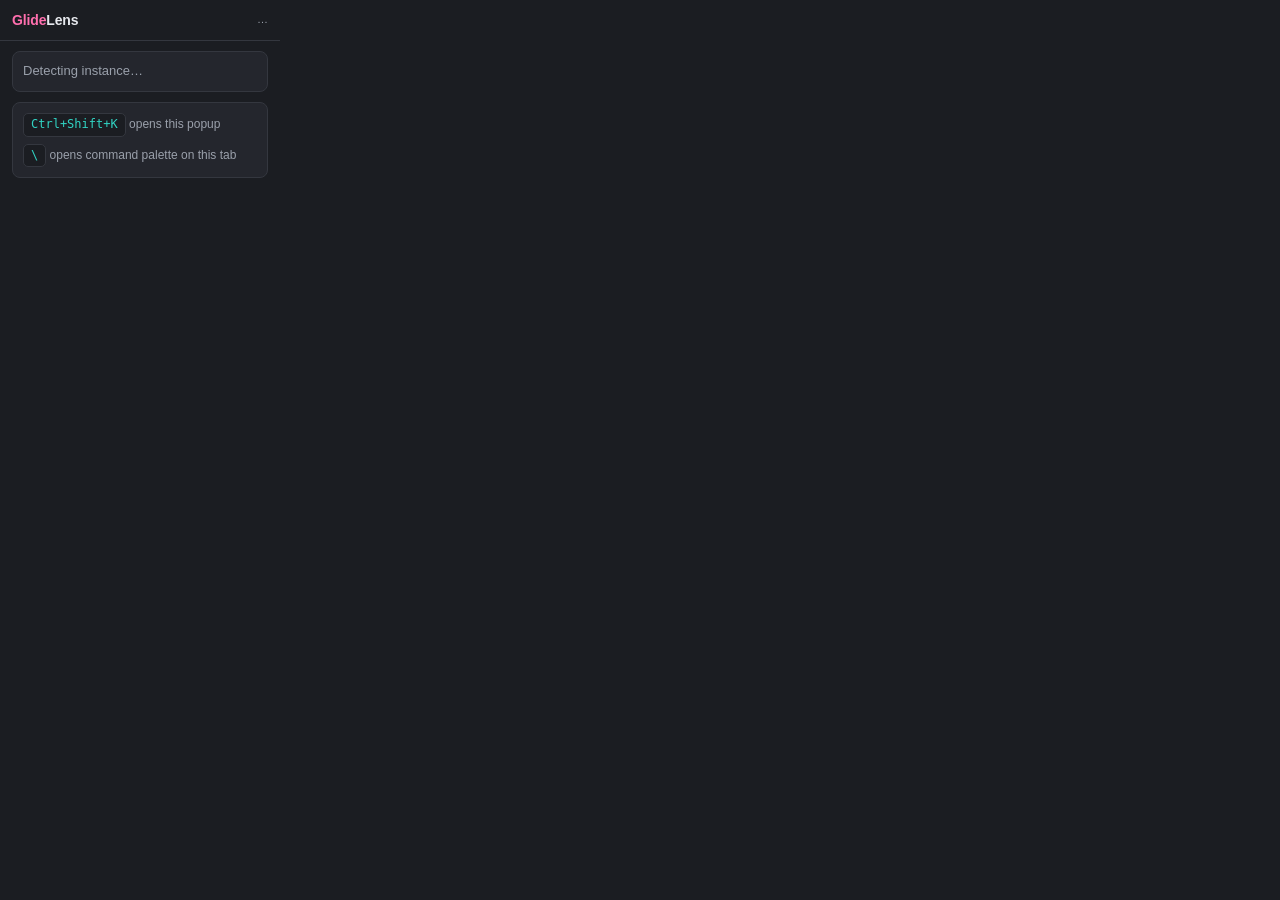
<file: popup.html>
<!doctype html>
<html lang="en">
  <head>
    <meta charset="utf-8" />
    <meta name="viewport" content="width=device-width, initial-scale=1" />
    <link rel="stylesheet" href="popup.css" />
  </head>
  <body>
    <header>
      <span class="wordmark"
        ><span class="logo">Glide</span><span class="title">Lens</span></span
      >
      <span id="status" class="status">…</span>
    </header>

    <section id="info" class="card">
      <div class="muted">Detecting instance…</div>
    </section>

    <section class="card shortcut-hint">
      <div><span class="hint-key">Ctrl+Shift+K</span> opens this popup</div>
      <div><span class="hint-key">\</span> opens command palette on this tab</div>
    </section>

    <footer>
      <span id="ext-version" class="ext-version"></span>
    </footer>

    <script src="popup.js"></script>
  </body>
</html>
</file>
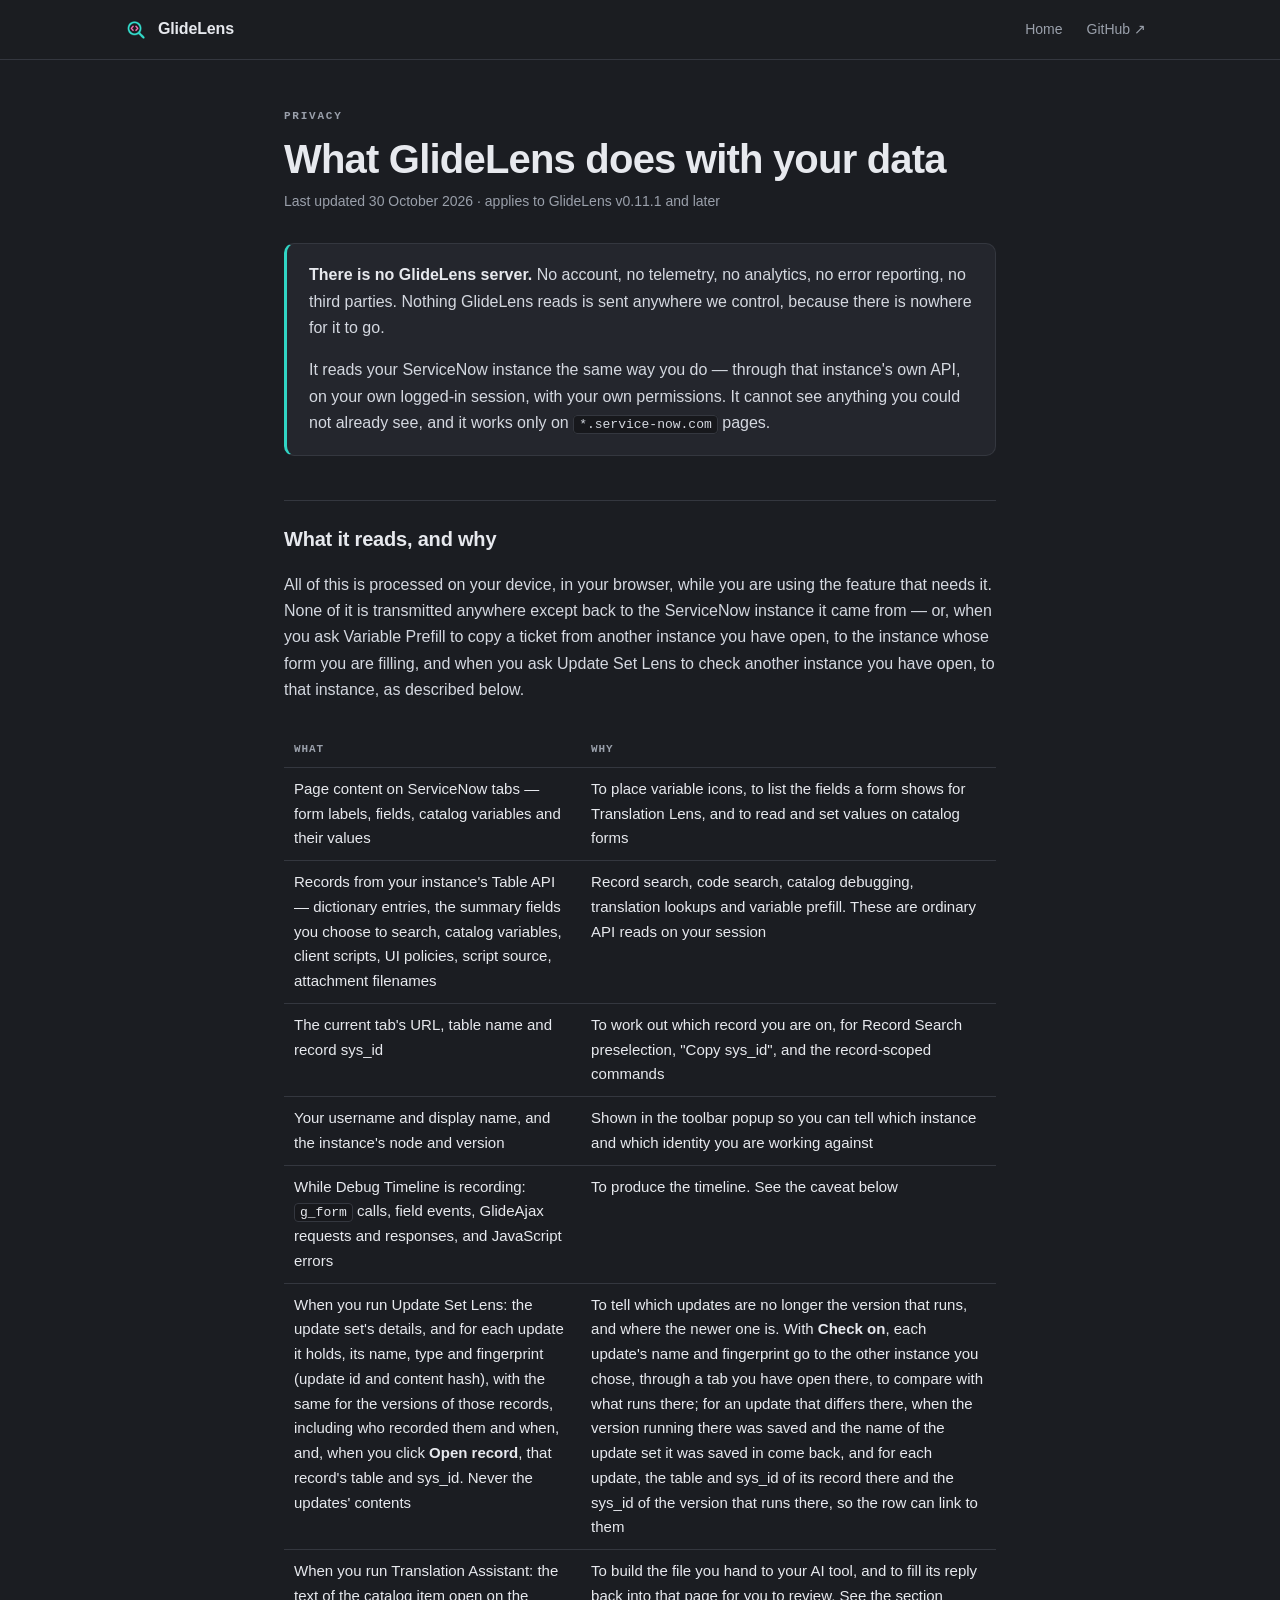
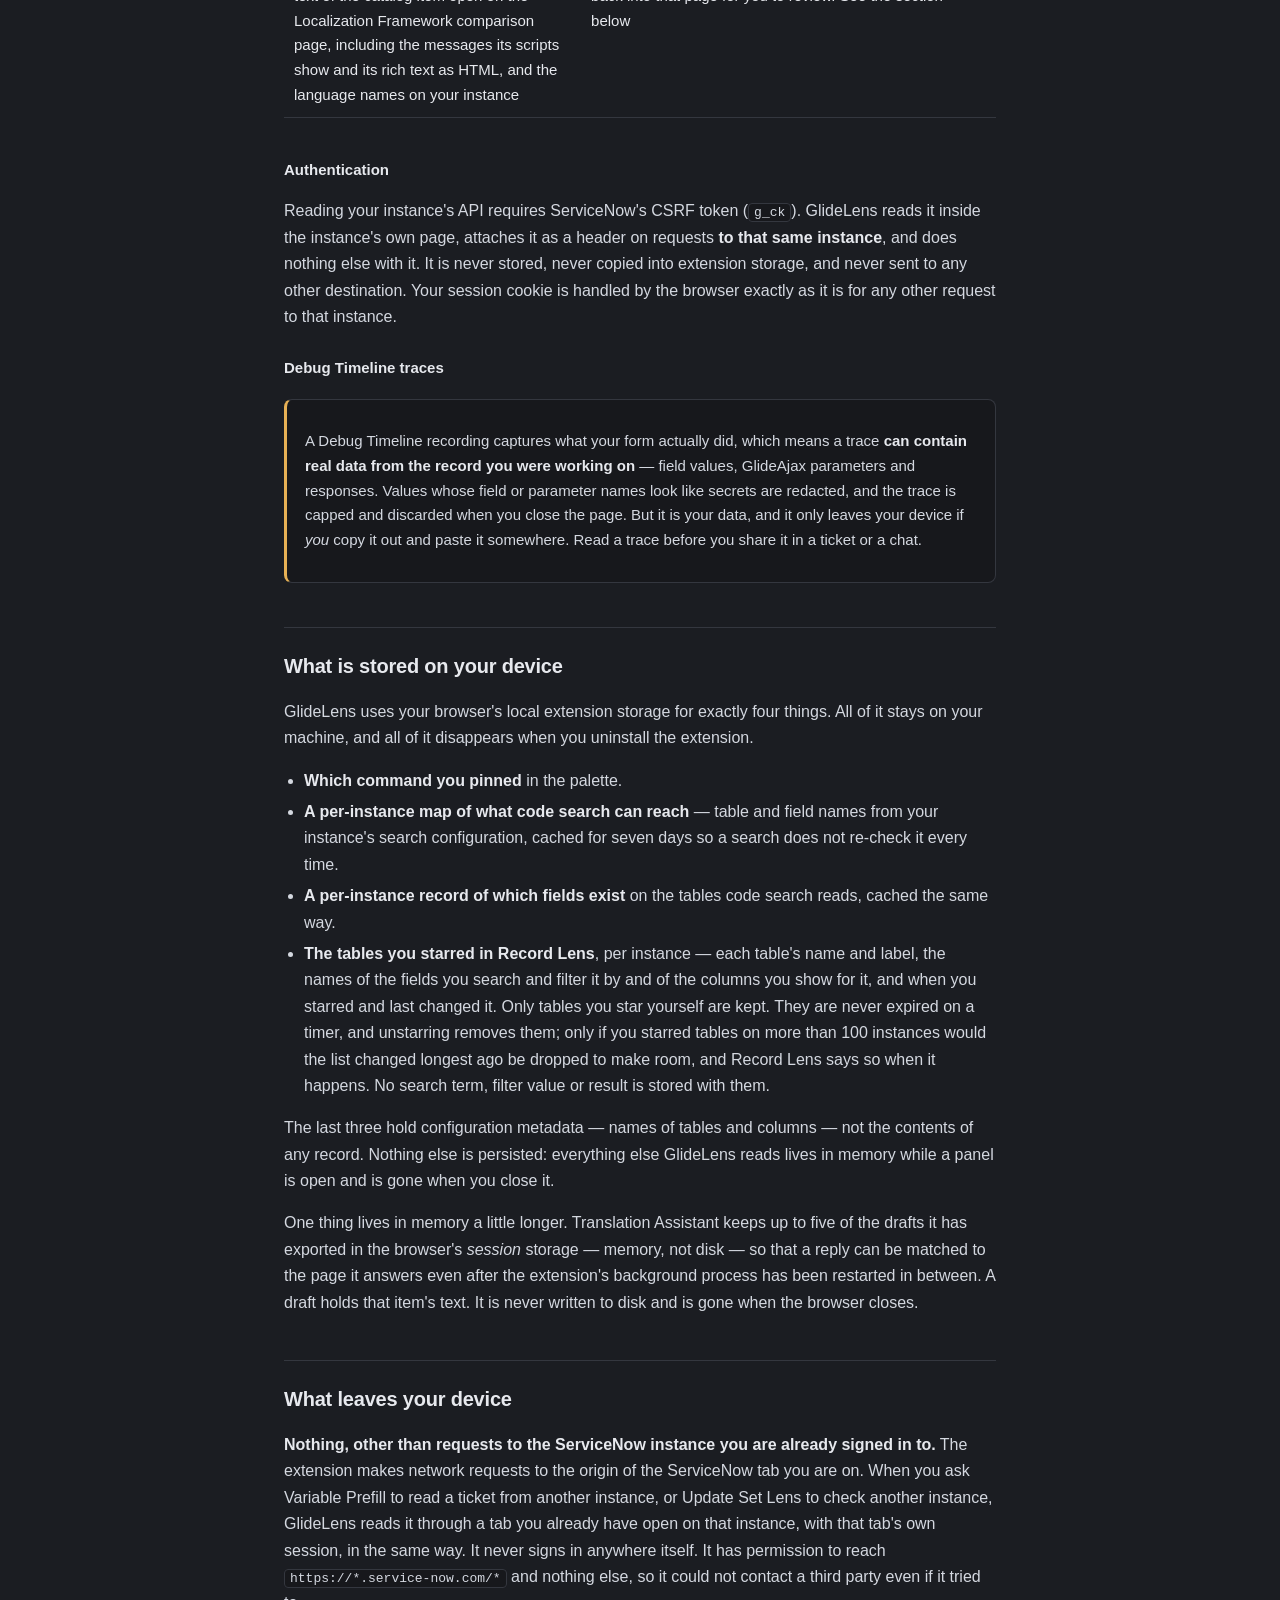
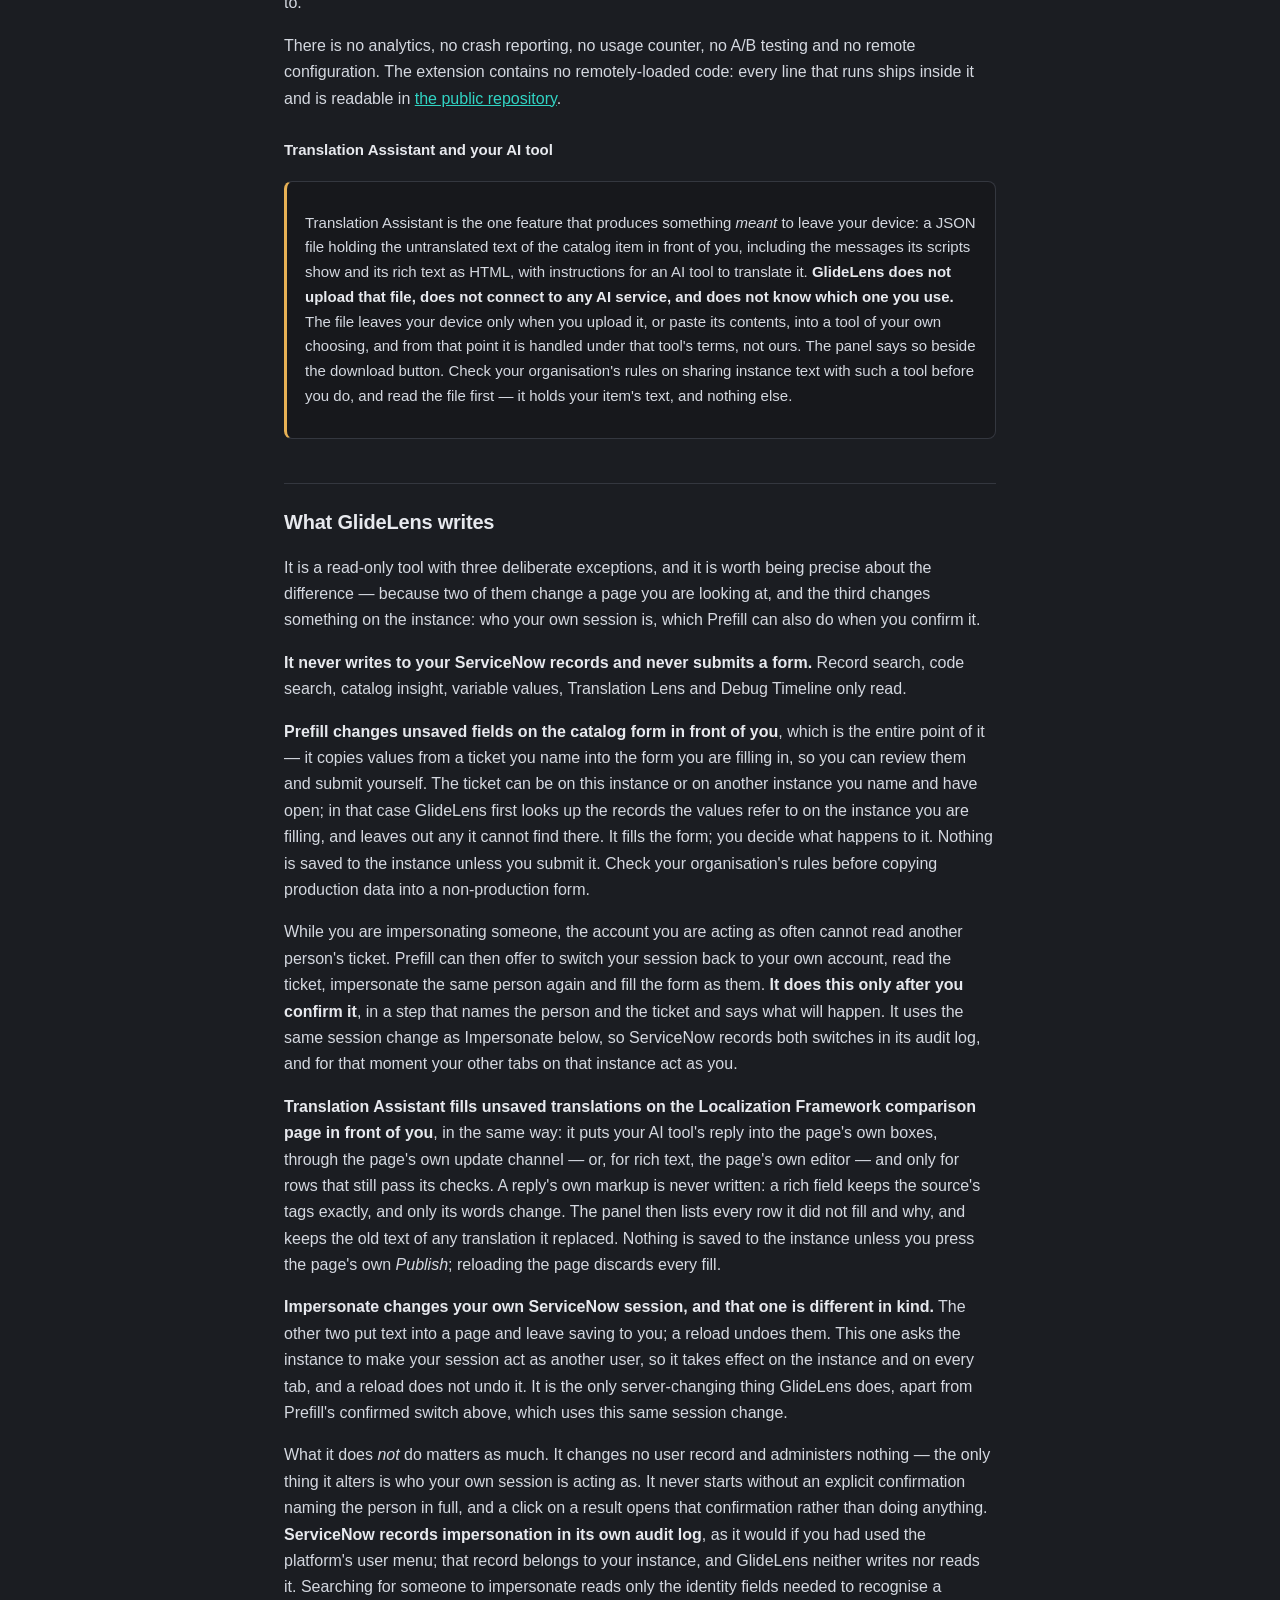
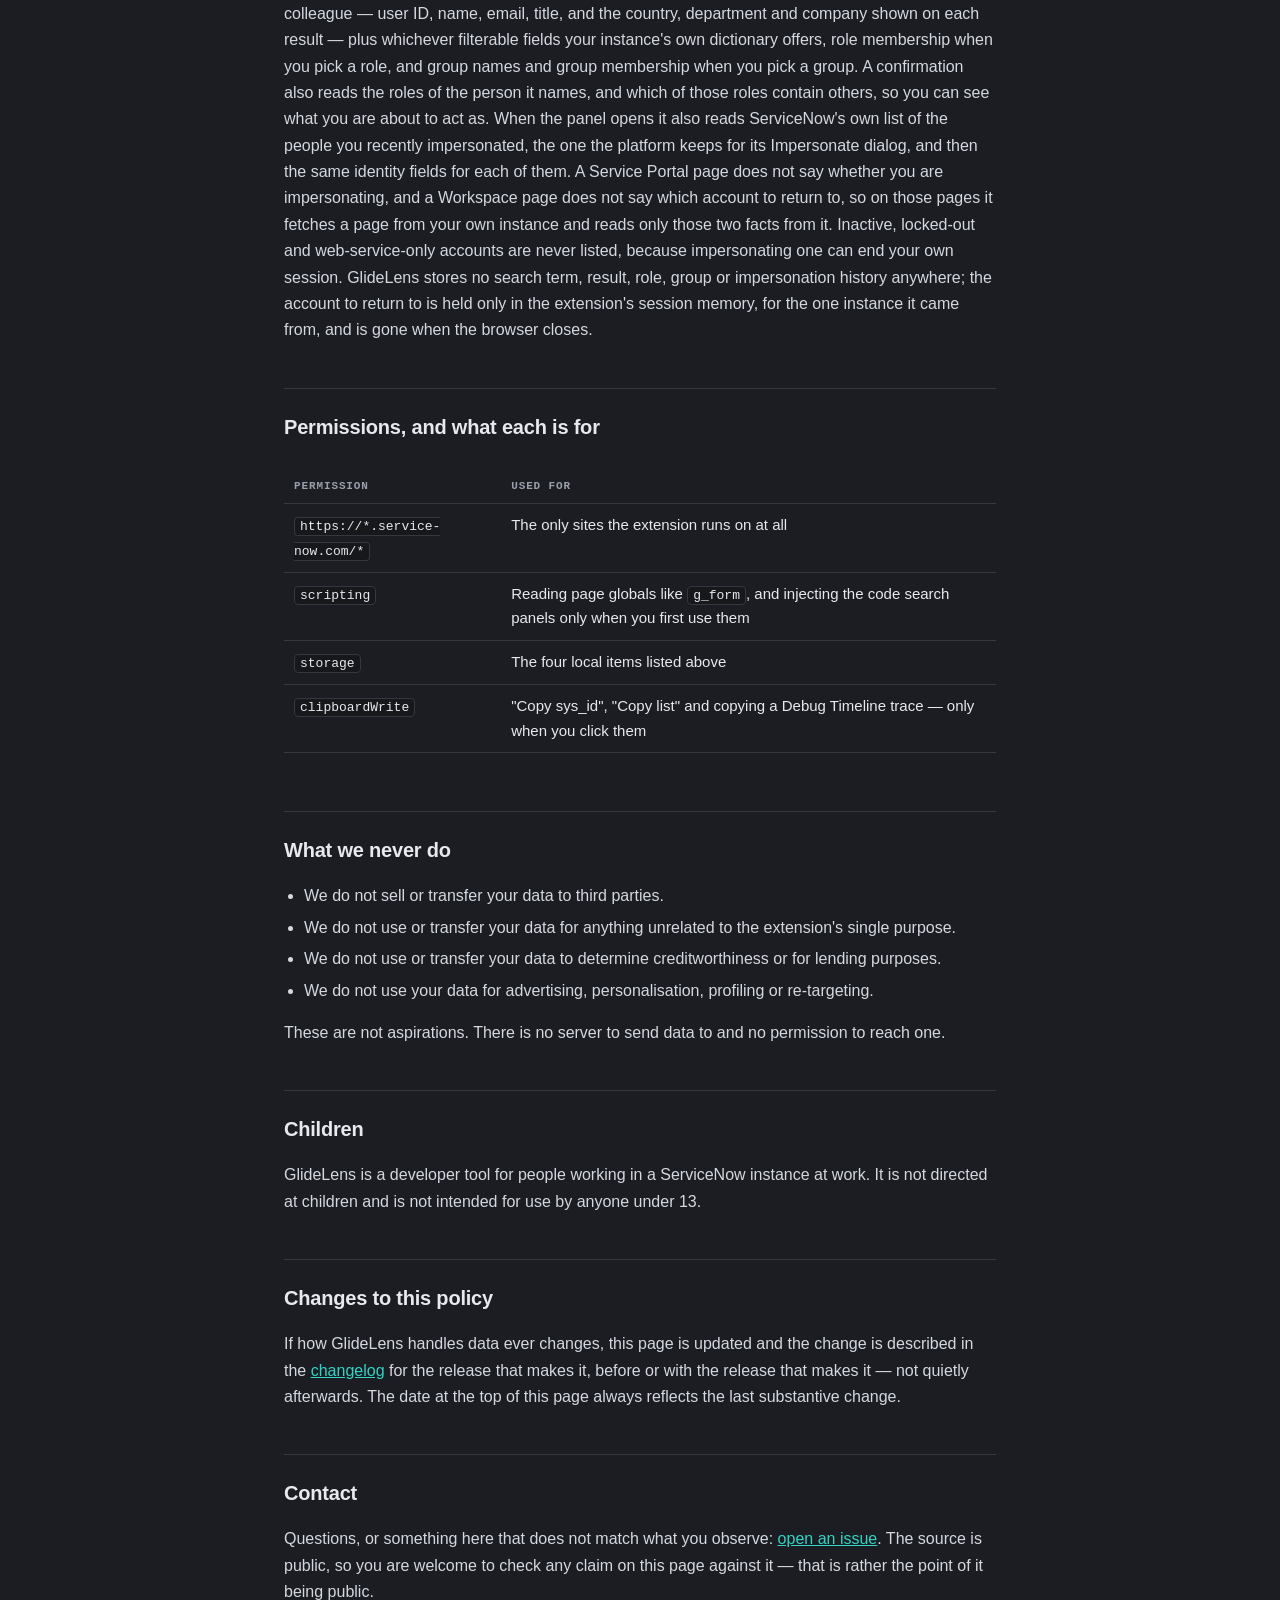
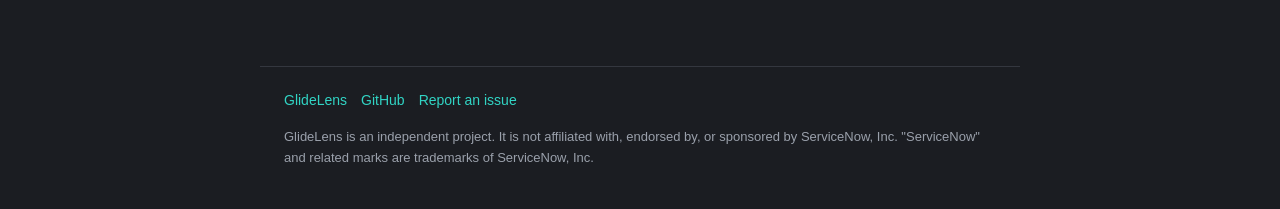
<file: docs/privacy.html>
<!doctype html>
<html lang="en">
<head>
<meta charset="utf-8" />
<meta name="viewport" content="width=device-width, initial-scale=1" />
<title>Privacy — GlideLens</title>
<meta name="description" content="GlideLens privacy policy. Everything it reads stays on your device; nothing is sent to any GlideLens server, because there isn't one." />
<link rel="icon" href="icon32.png" />
<meta name="robots" content="index, follow" />

<style>
/* Tokens lifted from index.html, which lifts them from the extension's
   popup.css. Kept inline for the same reason the rest of the site is: one
   hand-written file each, no build step, nothing to keep in sync but this. */
:root {
  --bg:      #1b1d22;
  --surface: #24262d;
  --sunken:  #17181c;
  --line:    #34373f;
  --text:    #e7e9ee;
  --muted:   #9aa0ab;
  --teal:    #31d4c4;
  --teal-d:  #1f9c92;
  --pink:    #ff6fae;
  --ok:      #62d28f;
  --warn:    #e7b155;
  --sans: -apple-system, BlinkMacSystemFont, "Segoe UI", Roboto, sans-serif;
  --mono: ui-monospace, SFMono-Regular, "SF Mono", Consolas, monospace;
  --gut: 24px;
}

* { box-sizing: border-box; }

body {
  margin: 0;
  background: var(--bg);
  color: var(--text);
  font: 16px/1.65 var(--sans);
  -webkit-font-smoothing: antialiased;
}

a { color: var(--teal); }
:focus-visible { outline: 2px solid var(--teal); outline-offset: 2px; border-radius: 3px; }

.wrap { max-width: 760px; margin: 0 auto; padding: 0 var(--gut); }

.eyebrow {
  font: 600 11px/1 var(--mono);
  letter-spacing: 0.16em;
  text-transform: uppercase;
  color: var(--muted);
}

.masthead { border-bottom: 1px solid var(--line); background: rgba(27, 29, 34, 0.9); }
.masthead-in {
  max-width: 1080px; margin: 0 auto; padding: 12px var(--gut);
  display: flex; align-items: center; gap: 10px;
}
.wordmark { font-weight: 650; letter-spacing: -0.01em; }
.masthead-links { margin-left: auto; display: flex; align-items: center; gap: 4px; }
.masthead-links a {
  padding: 6px 10px; border-radius: 7px; text-decoration: none;
  color: var(--muted); font-size: 14px;
}
.masthead-links a:hover { color: var(--text); background: var(--surface); }

h1 { font-size: clamp(30px, 5vw, 40px); line-height: 1.15; letter-spacing: -0.02em; margin: 14px 0 8px; }
h2 {
  font-size: 20px; letter-spacing: -0.01em; margin: 44px 0 12px;
  padding-top: 22px; border-top: 1px solid var(--line);
}
h3 { font-size: 15px; margin: 26px 0 6px; color: var(--text); }
p, li { color: #d4d8e0; }
li { margin: 5px 0; }
ul { padding-left: 20px; }
code {
  font: 13px var(--mono); background: var(--sunken);
  border: 1px solid var(--line); border-radius: 4px; padding: 1px 5px;
}
strong { color: var(--text); }

.updated { color: var(--muted); font-size: 14px; margin: 0 0 30px; }

/* The short version, for people who will not read the rest — which is most
   people, and the summary has to be true on its own for that reason. */
.tldr {
  background: var(--surface); border: 1px solid var(--line);
  border-left: 3px solid var(--teal); border-radius: 10px;
  padding: 18px 22px; margin: 0 0 34px;
}
.tldr p:first-child { margin-top: 0; }
.tldr p:last-child { margin-bottom: 0; }

.note {
  background: var(--sunken); border: 1px solid var(--line);
  border-left: 3px solid var(--warn); border-radius: 8px;
  padding: 14px 18px; margin: 18px 0; font-size: 15px;
}

table { width: 100%; border-collapse: collapse; margin: 14px 0; font-size: 15px; }
th, td { text-align: left; padding: 9px 10px; border-bottom: 1px solid var(--line); vertical-align: top; }
th { color: var(--muted); font: 600 11px/1.4 var(--mono); letter-spacing: 0.08em; text-transform: uppercase; }
.scroll-x { overflow-x: auto; }

footer.wrap { margin: 60px auto 40px; padding-top: 22px; border-top: 1px solid var(--line); }
.colophon { display: flex; flex-wrap: wrap; gap: 14px; align-items: center; color: var(--muted); font-size: 14px; }
.colophon a { text-decoration: none; }
.colophon a:hover { text-decoration: underline; }
.disclaimer { width: 100%; margin: 0; font-size: 13px; color: var(--muted); }

main.wrap { padding-top: 40px; }
</style>
</head>
<body>

<header class="masthead">
  <div class="masthead-in">
    <img class="mark" src="icon32.png" width="24" height="24" alt="" />
    <span class="wordmark">GlideLens</span>
    <nav class="masthead-links">
      <a href="./">Home</a>
      <a href="https://github.com/RushiPatel92/GlideLens">GitHub ↗</a>
    </nav>
  </div>
</header>

<main class="wrap">

  <p class="eyebrow">Privacy</p>
  <h1>What GlideLens does with your data</h1>
  <p class="updated">Last updated 30 October 2026 · applies to GlideLens v0.11.1 and later</p>

  <div class="tldr">
    <p><strong>There is no GlideLens server.</strong> No account, no telemetry, no
    analytics, no error reporting, no third parties. Nothing GlideLens reads is
    sent anywhere we control, because there is nowhere for it to go.</p>
    <p>It reads your ServiceNow instance the same way you do — through that
    instance's own API, on your own logged-in session, with your own
    permissions. It cannot see anything you could not already see, and it works
    only on <code>*.service-now.com</code> pages.</p>
  </div>

  <h2>What it reads, and why</h2>

  <p>All of this is processed on your device, in your browser, while you are
  using the feature that needs it. None of it is transmitted anywhere except
  back to the ServiceNow instance it came from — or, when you ask Variable
  Prefill to copy a ticket from another instance you have open, to the
  instance whose form you are filling, and when you ask Update Set Lens to
  check another instance you have open, to that instance, as described
  below.</p>

  <div class="scroll-x">
  <table>
    <tr><th>What</th><th>Why</th></tr>
    <tr>
      <td>Page content on ServiceNow tabs — form labels, fields, catalog
      variables and their values</td>
      <td>To place variable icons, to list the fields a form shows for
      Translation Lens, and to read and set values on catalog forms</td>
    </tr>
    <tr>
      <td>Records from your instance's Table API — dictionary entries, the
      summary fields you choose to search, catalog variables, client scripts,
      UI policies, script source, attachment filenames</td>
      <td>Record search, code search, catalog debugging, translation lookups and
      variable prefill. These are ordinary API reads on your session</td>
    </tr>
    <tr>
      <td>The current tab's URL, table name and record sys_id</td>
      <td>To work out which record you are on, for Record Search preselection,
      "Copy sys_id", and the record-scoped commands</td>
    </tr>
    <tr>
      <td>Your username and display name, and the instance's node and version</td>
      <td>Shown in the toolbar popup so you can tell which instance and which
      identity you are working against</td>
    </tr>
    <tr>
      <td>While Debug Timeline is recording: <code>g_form</code> calls, field
      events, GlideAjax requests and responses, and JavaScript errors</td>
      <td>To produce the timeline. See the caveat below</td>
    </tr>
    <tr>
      <td>When you run Update Set Lens: the update set's details, and for each
      update it holds, its name, type and fingerprint (update id and content
      hash), with the same for the versions of those records, including who
      recorded them and when, and, when you click <strong>Open record</strong>,
      that record's table and sys_id. Never the updates' contents</td>
      <td>To tell which updates are no longer the version that runs, and where
      the newer one is. With <strong>Check on</strong>, each update's name and
      fingerprint go to the other instance you chose, through a tab you have
      open there, to compare with what runs there; for an update that differs
      there, when the version running there was saved and the name of the
      update set it was saved in come back, and for each update, the table and
      sys_id of its record there and the sys_id of the version that runs there,
      so the row can link to them</td>
    </tr>
    <tr>
      <td>When you run Translation Assistant: the text of the catalog item open
      on the Localization Framework comparison page, including the messages its
      scripts show and its rich text as HTML, and the language names on your
      instance</td>
      <td>To build the file you hand to your AI tool, and to fill its reply
      back into that page for you to review. See the section below</td>
    </tr>
  </table>
  </div>

  <h3>Authentication</h3>
  <p>Reading your instance's API requires ServiceNow's CSRF token
  (<code>g_ck</code>). GlideLens reads it inside the instance's own page, attaches
  it as a header on requests <strong>to that same instance</strong>, and does
  nothing else with it. It is never stored, never copied into extension storage,
  and never sent to any other destination. Your session cookie is handled by the
  browser exactly as it is for any other request to that instance.</p>

  <h3>Debug Timeline traces</h3>
  <div class="note">
    <p>A Debug Timeline recording captures what your form actually did, which
    means a trace <strong>can contain real data from the record you were working
    on</strong> — field values, GlideAjax parameters and responses. Values whose
    field or parameter names look like secrets are redacted, and the trace is
    capped and discarded when you close the page. But it is your data, and it
    only leaves your device if <em>you</em> copy it out and paste it somewhere.
    Read a trace before you share it in a ticket or a chat.</p>
  </div>

  <h2>What is stored on your device</h2>

  <p>GlideLens uses your browser's local extension storage for exactly four
  things. All of it stays on your machine, and all of it disappears when you
  uninstall the extension.</p>

  <ul>
    <li><strong>Which command you pinned</strong> in the palette.</li>
    <li><strong>A per-instance map of what code search can reach</strong> — table
    and field names from your instance's search configuration, cached for seven
    days so a search does not re-check it every time.</li>
    <li><strong>A per-instance record of which fields exist</strong> on the
    tables code search reads, cached the same way.</li>
    <li><strong>The tables you starred in Record Lens</strong>, per instance —
    each table's name and label, the names of the fields you search and filter
    it by and of the columns you show for it, and when you starred and last
    changed it. Only tables you star
    yourself are kept. They are never expired on a timer, and unstarring
    removes them; only if you starred tables on more than 100 instances would
    the list changed longest ago be dropped to make room, and Record Lens says
    so when it happens. No search term, filter value or result is stored with
    them.</li>
  </ul>

  <p>The last three hold configuration metadata — names of tables and columns —
  not the contents of any record. Nothing else is persisted: everything else
  GlideLens reads lives in memory while a panel is open and is gone when you
  close it.</p>

  <p>One thing lives in memory a little longer. Translation Assistant keeps up
  to five of the drafts it has exported in the browser's <em>session</em>
  storage — memory, not disk — so that a reply can be matched to the page it
  answers even after the extension's background process has been restarted in
  between. A draft holds that item's text. It is never written to disk and is
  gone when the browser closes.</p>

  <h2>What leaves your device</h2>

  <p><strong>Nothing, other than requests to the ServiceNow instance you are
  already signed in to.</strong> The extension makes network requests to the
  origin of the ServiceNow tab you are on. When you ask Variable Prefill to read
  a ticket from another instance, or Update Set Lens to check another instance,
  GlideLens reads it through a tab you already have open on that instance, with
  that tab's own session, in the same way. It
  never signs in anywhere itself. It has permission to reach
  <code>https://*.service-now.com/*</code> and nothing else, so it could not
  contact a third party even if it tried to.</p>

  <p>There is no analytics, no crash reporting, no usage counter, no A/B testing
  and no remote configuration. The extension contains no remotely-loaded code:
  every line that runs ships inside it and is readable in
  <a href="https://github.com/RushiPatel92/GlideLens">the public repository</a>.</p>

  <h3>Translation Assistant and your AI tool</h3>
  <div class="note">
    <p>Translation Assistant is the one feature that produces something
    <em>meant</em> to leave your device: a JSON file holding the untranslated
    text of the catalog item in front of you, including the messages its
    scripts show and its rich text as HTML, with instructions for an AI tool
    to translate it. <strong>GlideLens does not upload that file, does not
    connect to any AI service, and does not know which one you use.</strong>
    The file leaves your device only when you upload it, or paste its contents,
    into a tool of your own choosing, and from that point it is handled under
    that tool's terms, not ours. The panel says so beside the download button.
    Check your organisation's rules on sharing instance text with such a tool
    before you do, and read the file first — it holds your item's text, and
    nothing else.</p>
  </div>

  <h2>What GlideLens writes</h2>

  <p>It is a read-only tool with three deliberate exceptions, and it is worth
  being precise about the difference — because two of them change a page you
  are looking at, and the third changes something on the instance: who your own
  session is, which Prefill can also do when you confirm it.</p>

  <p><strong>It never writes to your ServiceNow records and never submits a
  form.</strong> Record search, code search, catalog insight, variable values,
  Translation Lens and Debug Timeline only read.</p>

  <p><strong>Prefill changes unsaved fields on the catalog form in front of
  you</strong>, which is the entire point of it — it copies values from a ticket
  you name into the form you are filling in, so you can review them and submit
  yourself. The ticket can be on this instance or on another instance you name
  and have open; in that case GlideLens first looks up the records the values
  refer to on the instance you are filling, and leaves out any it cannot find
  there. It fills the form; you decide what happens to it. Nothing is saved
  to the instance unless you submit it. Check your organisation's rules before
  copying production data into a non-production form.</p>

  <p>While you are impersonating someone, the account you are acting as often
  cannot read another person's ticket. Prefill can then offer to switch your
  session back to your own account, read the ticket, impersonate the same
  person again and fill the form as them. <strong>It does this only after you
  confirm it</strong>, in a step that names the person and the ticket and says
  what will happen. It uses the same session change as Impersonate below, so
  ServiceNow records both switches in its audit log, and for that moment your
  other tabs on that instance act as you.</p>

  <p><strong>Translation Assistant fills unsaved translations on the
  Localization Framework comparison page in front of you</strong>, in the same
  way: it puts your AI tool's reply into the page's own boxes, through the
  page's own update channel — or, for rich text, the page's own editor — and
  only for rows that still pass its checks. A reply's own markup is never
  written: a rich field keeps the source's tags exactly, and only its words
  change. The panel then lists every row it did not fill and why, and keeps the
  old text of any translation it replaced. Nothing is saved to the instance unless you
  press the page's own <em>Publish</em>; reloading the page discards every
  fill.</p>

  <p><strong>Impersonate changes your own ServiceNow session, and that one is
  different in kind.</strong> The other two put text into a page and leave
  saving to you; a reload undoes them. This one asks the instance to make your
  session act as another user, so it takes effect on the instance and on every
  tab, and a reload does not undo it. It is the only server-changing thing
  GlideLens does, apart from Prefill's confirmed switch above, which uses this
  same session change.</p>

  <p>What it does <em>not</em> do matters as much. It changes no user record and
  administers nothing — the only thing it alters is who your own session is
  acting as. It never starts without an explicit confirmation naming the person
  in full, and a click on a result opens that confirmation rather than doing
  anything. <strong>ServiceNow records impersonation in its own audit log</strong>,
  as it would if you had used the platform's user menu; that record belongs to
  your instance, and GlideLens neither writes nor reads it. Searching for
  someone to impersonate reads only the identity fields needed to recognise a
  colleague — user ID, name, email, title, and the country, department and
  company shown on each result — plus whichever filterable fields
  your instance's own dictionary offers, role membership when you pick a role,
  and group names and group membership when you pick a group. A confirmation
  also reads the roles of the person it names, and which of those roles
  contain others, so you can see what you are about to act as. When the panel
  opens it also reads ServiceNow's own list of the people you recently
  impersonated, the one the platform keeps for its Impersonate dialog, and then
  the same identity fields for each of them. A Service Portal page does not say
  whether you are impersonating, and a Workspace page does not say which account
  to return to, so on those pages it fetches a page from your own instance and
  reads only those two facts from it. Inactive,
  locked-out and web-service-only accounts are never listed, because
  impersonating one can end your own session. GlideLens stores no search term,
  result, role, group or impersonation history anywhere; the account to return to is
  held only in the extension's session memory, for the one instance it came
  from, and is gone when the browser closes.</p>

  <h2>Permissions, and what each is for</h2>

  <div class="scroll-x">
  <table>
    <tr><th>Permission</th><th>Used for</th></tr>
    <tr><td><code>https://*.service-now.com/*</code></td>
        <td>The only sites the extension runs on at all</td></tr>
    <tr><td><code>scripting</code></td>
        <td>Reading page globals like <code>g_form</code>, and injecting the code
        search panels only when you first use them</td></tr>
    <tr><td><code>storage</code></td>
        <td>The four local items listed above</td></tr>
    <tr><td><code>clipboardWrite</code></td>
        <td>"Copy sys_id", "Copy list" and copying a Debug Timeline trace — only
        when you click them</td></tr>
  </table>
  </div>

  <h2>What we never do</h2>

  <ul>
    <li>We do not sell or transfer your data to third parties.</li>
    <li>We do not use or transfer your data for anything unrelated to the
    extension's single purpose.</li>
    <li>We do not use or transfer your data to determine creditworthiness or for
    lending purposes.</li>
    <li>We do not use your data for advertising, personalisation, profiling or
    re-targeting.</li>
  </ul>

  <p>These are not aspirations. There is no server to send data to and no
  permission to reach one.</p>

  <h2>Children</h2>
  <p>GlideLens is a developer tool for people working in a ServiceNow instance
  at work. It is not directed at children and is not intended for use by
  anyone under 13.</p>

  <h2>Changes to this policy</h2>
  <p>If how GlideLens handles data ever changes, this page is updated and the
  change is described in the
  <a href="https://github.com/RushiPatel92/GlideLens/blob/main/CHANGELOG.md">changelog</a>
  for the release that makes it, before or with the release that makes it — not
  quietly afterwards. The date at the top of this page always reflects the last
  substantive change.</p>

  <h2>Contact</h2>
  <p>Questions, or something here that does not match what you observe:
  <a href="https://github.com/RushiPatel92/GlideLens/issues">open an issue</a>.
  The source is public, so you are welcome to check any claim on this page
  against it — that is rather the point of it being public.</p>

</main>

<footer class="wrap">
  <div class="colophon">
    <a href="./">GlideLens</a>
    <a href="https://github.com/RushiPatel92/GlideLens">GitHub</a>
    <a href="https://github.com/RushiPatel92/GlideLens/issues">Report an issue</a>
    <p class="disclaimer">GlideLens is an independent project. It is not
    affiliated with, endorsed by, or sponsored by ServiceNow, Inc. "ServiceNow"
    and related marks are trademarks of ServiceNow, Inc.</p>
  </div>
</footer>

</body>
</html>
</file>
<file: popup.css>
:root {
  --bg: #1b1d22;
  --card: #24262d;
  --line: #34373f;
  --text: #e7e9ee;
  --muted: #9aa0ab;
  /* Teal = interactive accent, pink = brand mark, green kept for connected/success. */
  --teal: #31d4c4;
  --pink: #ff6fae;
  --ok: #62d28f;
  --accent: var(--teal);
  --accent-d: #1f9c92;
}
* { box-sizing: border-box; }
body {
  width: 280px;
  margin: 0;
  font: 13px/1.45 -apple-system, "Segoe UI", Roboto, sans-serif;
  background: var(--bg);
  color: var(--text);
}
header {
  display: flex;
  align-items: center;
  gap: 8px;
  padding: 10px 12px;
  border-bottom: 1px solid var(--line);
}
/* One wordmark, two tones. The spans sit inside .wordmark so header's gap
   cannot split "Glide" from "Lens". */
.wordmark {
  display: inline-flex;
  align-items: baseline;
  font-size: 14px;
  letter-spacing: -0.01em;
}
.logo { font-weight: 800; color: var(--pink); }
.title { font-weight: 800; color: var(--text); }
.status { margin-left: auto; font-size: 11px; color: var(--muted); }
.status.ok  { color: var(--ok); }
.status.bad { color: #ff8b8b; }

.card {
  margin: 10px 12px;
  padding: 10px;
  background: var(--card);
  border: 1px solid var(--line);
  border-radius: 8px;
}
.muted { color: var(--muted); }

.kv { display: grid; grid-template-columns: 78px 1fr; gap: 2px 8px; }
.kv .k { color: var(--muted); }
.kv .v { word-break: break-all; }
.kv .v.mono { font-family: monospace; font-size: 11px; }

.shortcut-hint {
  display: flex;
  flex-direction: column;
  align-items: flex-start;
  gap: 7px;
  color: var(--muted);
  font-size: 12px;
}
.hint-key {
  display: inline-block;
  background: #1b1d22;
  border: 1px solid var(--line);
  border-radius: 5px;
  padding: 2px 7px;
  font-family: monospace;
  font-size: 12px;
  color: var(--accent);
  white-space: nowrap;
}

footer {
  min-height: 18px;
  padding: 0 12px 10px;
  display: flex;
  align-items: baseline;
  justify-content: space-between;
  gap: 8px;
}
.ext-version { color: var(--muted); font-size: 11px; margin-left: auto; }
</file>
